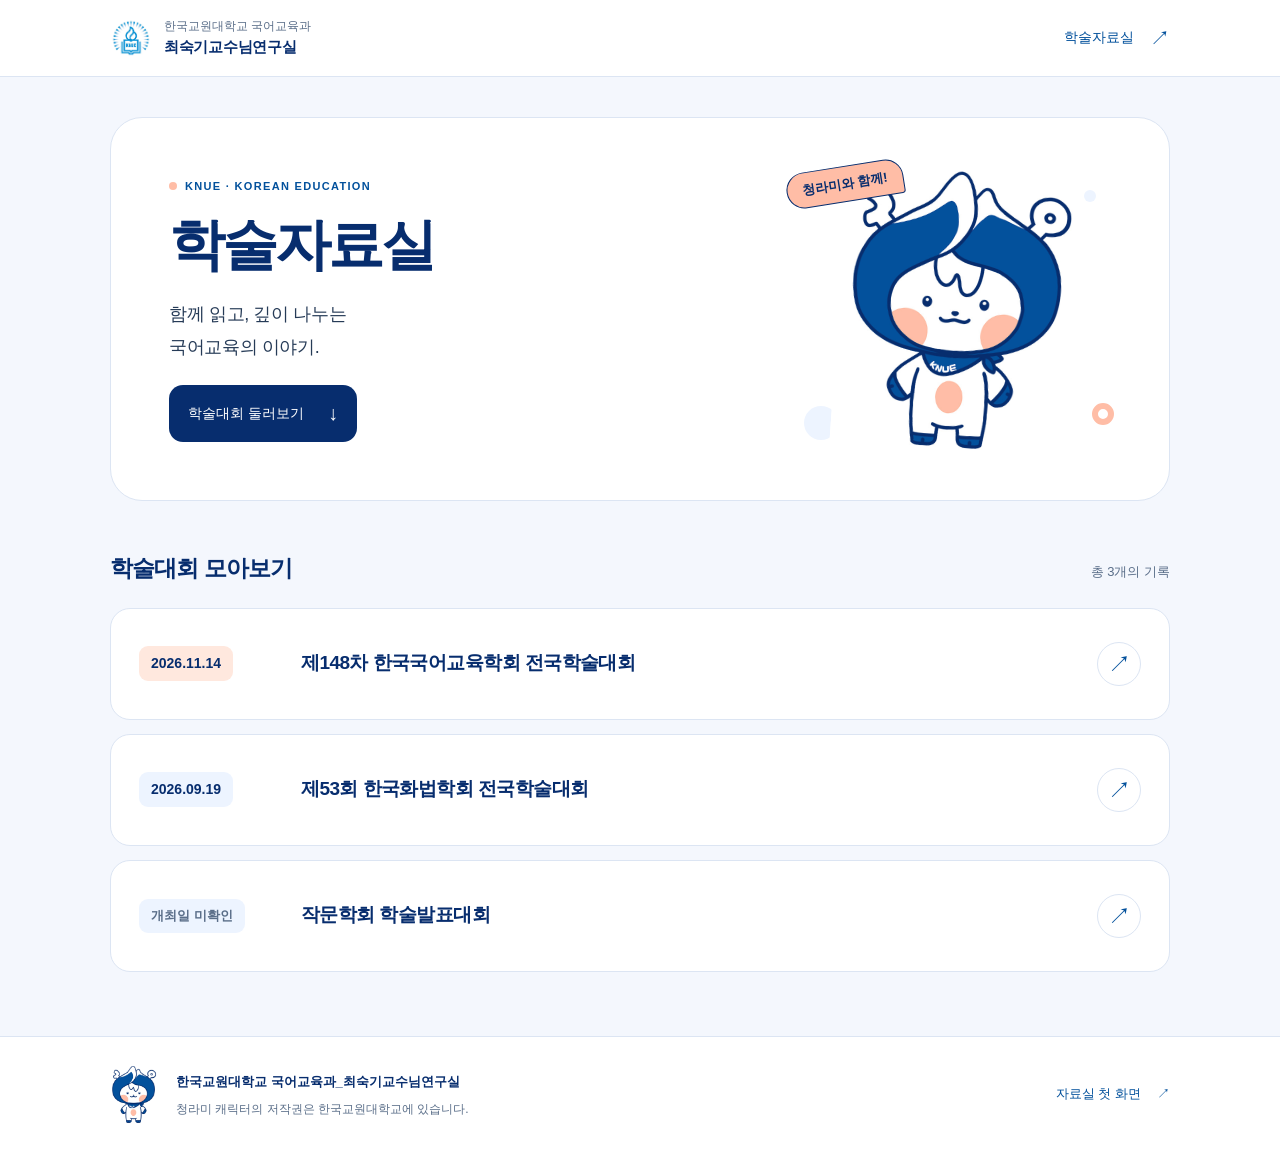
<file: index.html>
<!DOCTYPE html>

<html lang="ko">
<head>
<meta charset="utf-8"/>
<meta content="width=device-width, initial-scale=1" name="viewport"/>
<title>학술자료실 | 한국교원대학교 국어교육과_최숙기교수님연구실</title>
<meta content="한국교원대학교 국어교육과 최숙기 교수님 연구실의 학술대회 자료실" name="description"/>
<link href="assets/img/knue_logo.png" rel="icon" type="image/png"/>

<link href="assets/css/cheongrami.css?v=cheongrami-2" rel="stylesheet"/><meta content="#072d6e" name="theme-color"/></head>
<body class="index-page" id="top">
<a class="skip-link" href="#main">본문 바로가기</a>
<header class="topbar"><div class="container inner">
<a aria-label="학술자료실 첫 화면" class="brand" href="index.html">
<img alt="" height="42" src="assets/img/knue_logo.png" width="42"/>
<span class="brand-copy"><span>한국교원대학교 국어교육과</span><strong>최숙기교수님연구실</strong></span>
</a><a aria-current="page" class="header-home" href="index.html">학술자료실 <span aria-hidden="true">↗</span></a>
</div></header>
<main class="container" id="main">
<section aria-labelledby="archive-title" class="archive-hero">
<div class="hero-copy"><p class="eyebrow"><span aria-hidden="true"></span> KNUE · KOREAN EDUCATION</p>
<h1 id="archive-title">학술자료실</h1>
<p class="hero-description">함께 읽고, 깊이 나누는<br/>국어교육의 이야기.</p>
<a class="hero-link" href="#conferences">학술대회 둘러보기 <span aria-hidden="true">↓</span></a>
</div><div class="hero-art"><span class="mascot-label">청라미와 함께!</span><span class="mascot-frame"><img alt="한국교원대학교 캐릭터 청라미" decoding="async" height="1414" src="assets/img/cheongrami-guide.png" width="1000"/></span><span aria-hidden="true" class="hero-dot"></span></div>
</section>
<nav aria-label="학술대회 자료 목록" id="conferences"><div class="archive-section-heading"><h2>학술대회 모아보기</h2><span>총 3개의 기록</span></div>

<ul class="conference-list">
<li>
<a class="conference-link" href="pages/korean-education-148.html">
<time class="conference-date" datetime="2026-11-14">2026.11.14</time>
<span class="conference-name">제148차 한국국어교육학회 전국학술대회</span>
<span class="conference-open"><span aria-hidden="true">↗</span></span>
</a>
</li>
<li>
<a class="conference-link" href="pages/hwabeop-53.html">
<time class="conference-date" datetime="2026-09-19">2026.09.19</time>
<span class="conference-name">제53회 한국화법학회 전국학술대회</span>
<span class="conference-open"><span aria-hidden="true">↗</span></span>
</a>
</li>
<li>
<a class="conference-link" href="pages/jakmun-summary.html">
<span class="conference-date undated">개최일 미확인</span>
<span class="conference-name">작문학회 학술발표대회</span>
<span class="conference-open"><span aria-hidden="true">↗</span></span>
</a>
</li>
</ul>
</nav>

</main>
<footer class="site-footer"><div class="container footer-inner">
<div class="footer-brand"><span aria-hidden="true" class="mascot-frame footer-mascot"><img alt="" decoding="async" height="1414" src="assets/img/cheongrami-guide.png" width="1000"/></span><div>
<p class="footer-title">한국교원대학교 국어교육과_<wbr/>최숙기교수님연구실</p>
<p class="character-credit">청라미 캐릭터의 저작권은 한국교원대학교에 있습니다.</p>
</div></div>
<a class="footer-home" href="index.html">자료실 첫 화면 <span aria-hidden="true">↗</span></a>
</div></footer><script defer="" src="assets/js/common.js?v=cheongrami-2"></script></body>
</html>
</file>
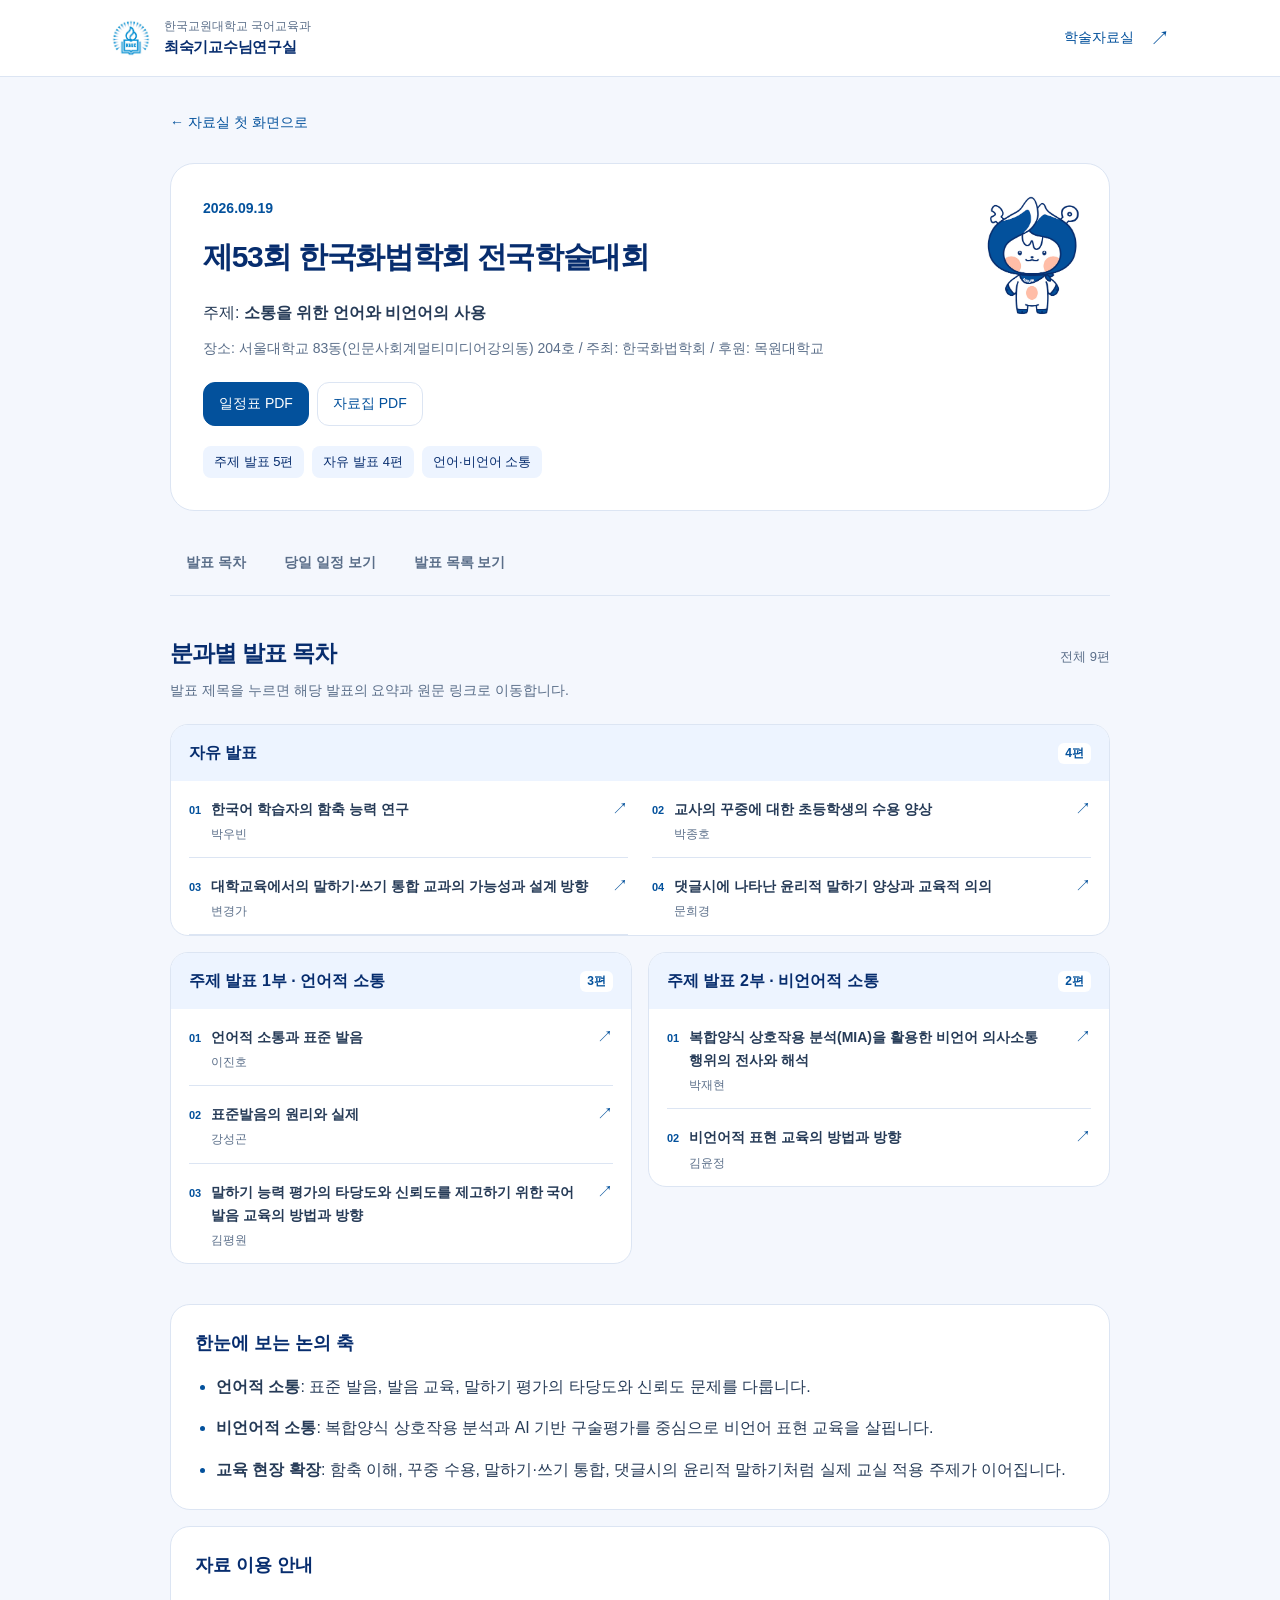
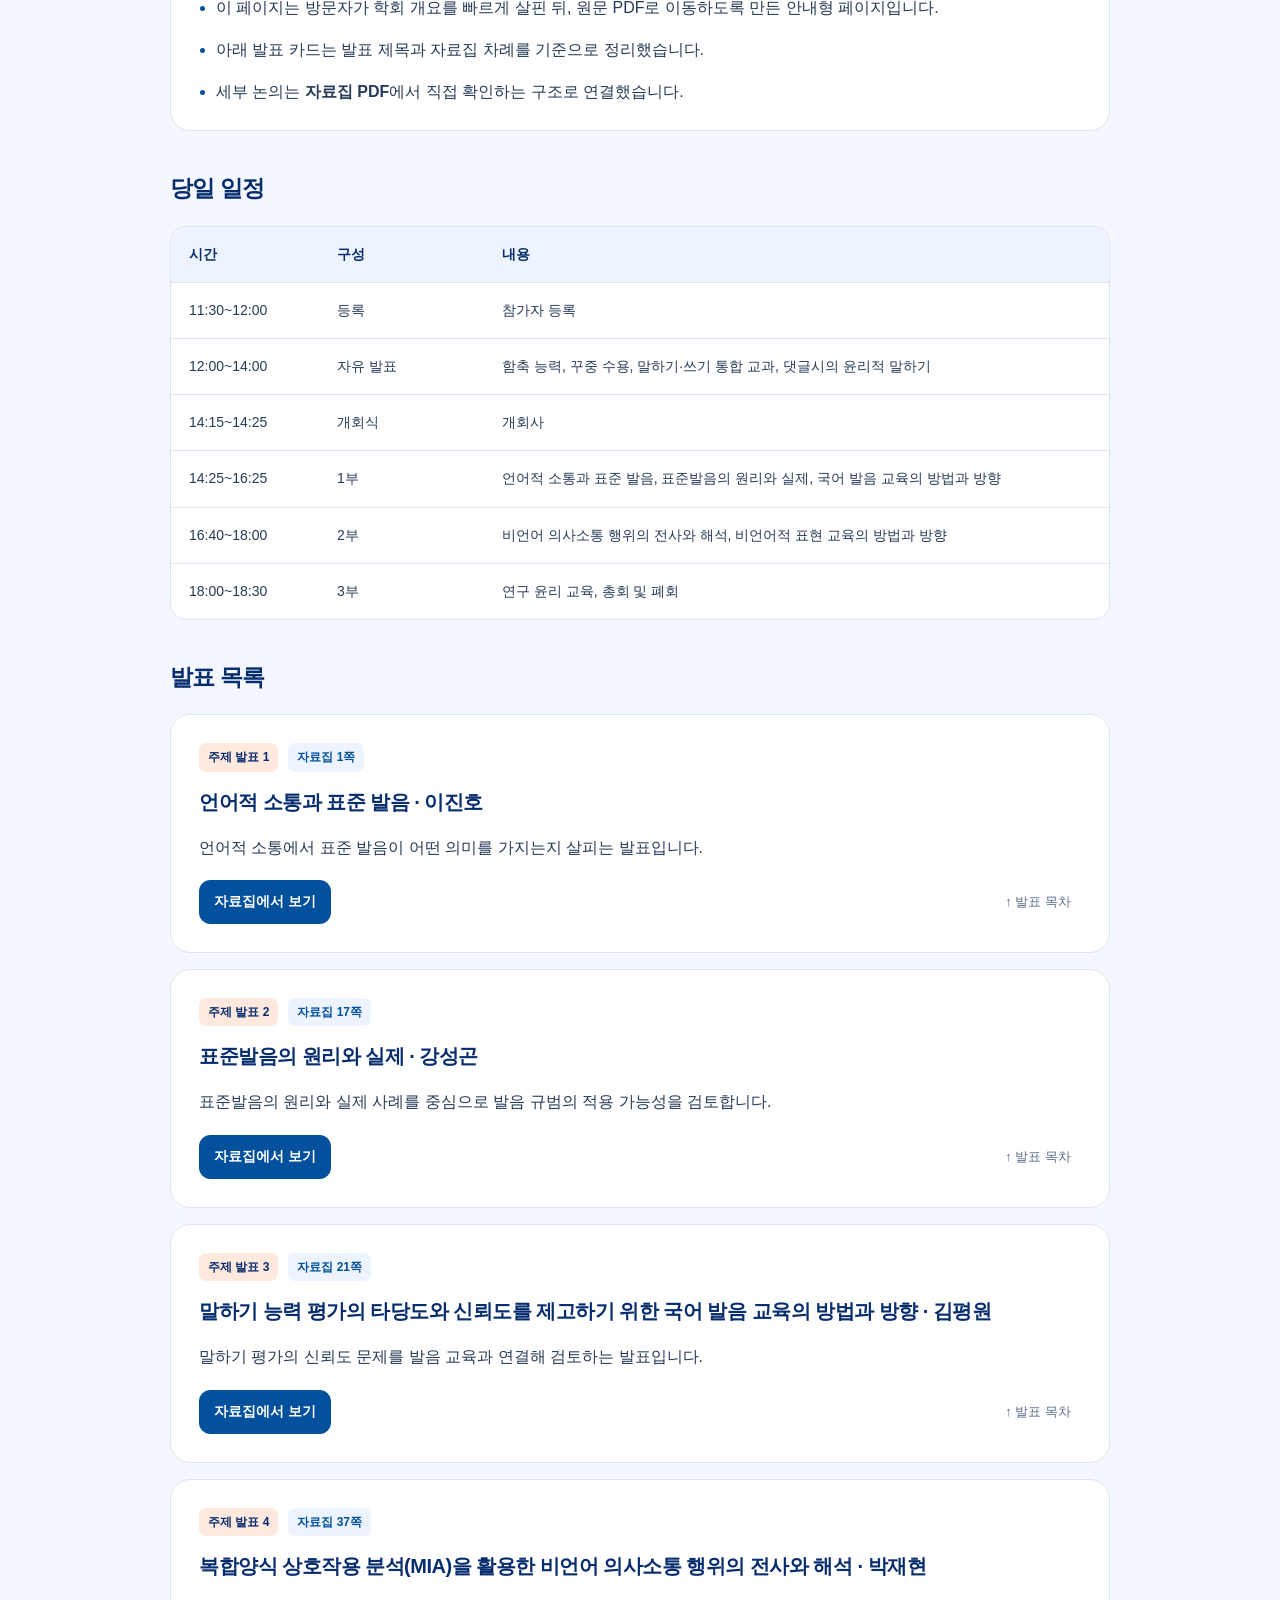
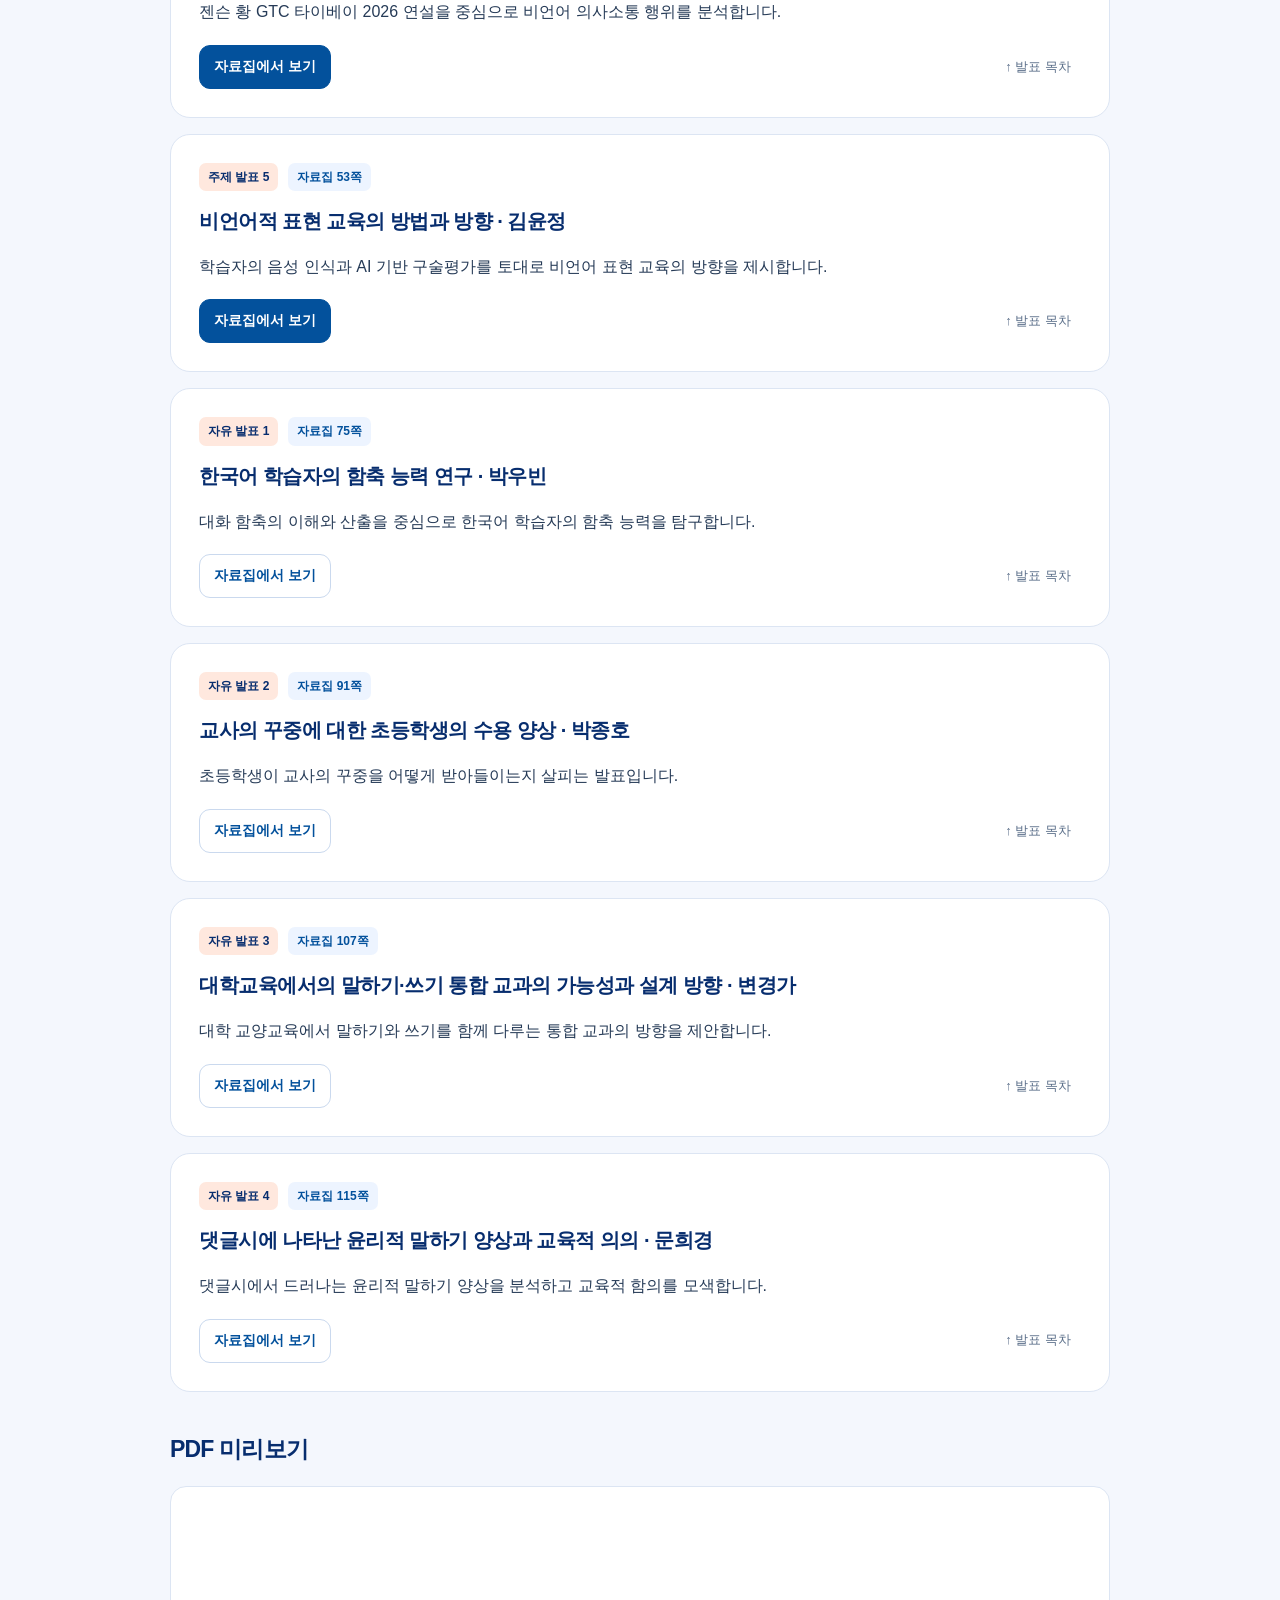
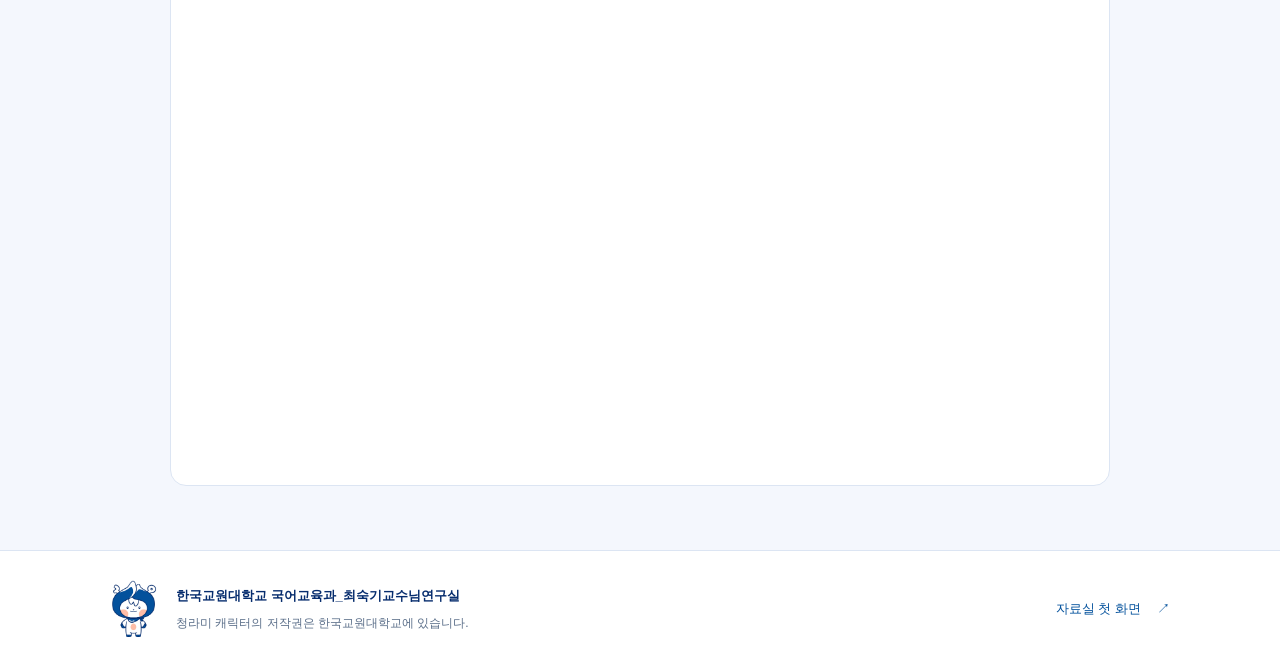
<file: pages/hwabeop-53.html>
<!DOCTYPE html>

<html lang="ko">
<head>
<meta charset="utf-8"/>
<meta content="width=device-width, initial-scale=1" name="viewport"/>
<title>제53회 한국화법학회 전국학술대회 | 학술자료실</title>

<link href="../assets/img/knue_logo.png" rel="icon" type="image/png"/><link href="../assets/css/cheongrami.css?v=cheongrami-2" rel="stylesheet"/><meta content="#072d6e" name="theme-color"/></head>
<body class="detail-page" id="top"><a class="skip-link" href="#main">본문 바로가기</a>
<header class="topbar"><div class="container inner">
<a aria-label="학술자료실 첫 화면" class="brand" href="../index.html">
<img alt="" height="42" src="../assets/img/knue_logo.png" width="42"/>
<span class="brand-copy"><span>한국교원대학교 국어교육과</span><strong>최숙기교수님연구실</strong></span>
</a><a class="header-home" href="../index.html">학술자료실 <span aria-hidden="true">↗</span></a>
</div></header>
<main class="container" id="main"><div class="back-row"><a class="back-link" href="../index.html">← 자료실 첫 화면으로</a></div>
<section class="page-head"><span aria-hidden="true" class="mascot-frame detail-mascot"><img alt="" decoding="async" height="1414" src="../assets/img/cheongrami-guide.png" width="1000"/></span>
<div class="page-title-wrap">
<div>
<span class="page-badge">2026.09.19</span>
<h1>제53회 한국화법학회 전국학술대회</h1>
<p>주제: <strong>소통을 위한 언어와 비언어의 사용</strong></p>
<p class="muted">장소: 서울대학교 83동(인문사회계멀티미디어강의동) 204호 / 주최: 한국화법학회 / 후원: 목원대학교</p>
<div aria-label="원문 자료" class="quick-links">
<a href="../assets/docs/hwabeop_schedule.pdf" rel="noopener noreferrer" target="_blank">일정표 PDF</a>
<a href="../assets/docs/hwabeop_proceedings.pdf" rel="noopener noreferrer" target="_blank">자료집 PDF</a>


</div>
</div>
</div>
<div class="info-strip">
<div class="info-item">주제 발표 5편</div>
<div class="info-item">자유 발표 4편</div>
<div class="info-item">언어·비언어 소통</div>
</div>
</section><nav aria-label="페이지 목차" class="section-nav"><div class="section-nav-inner"><a href="#presentation-index">발표 목차</a><a href="#schedule">당일 일정 보기</a><a href="#papers">발표 목록 보기</a></div></nav><section aria-labelledby="presentation-index-title" class="section presentation-index" id="presentation-index">
<div class="presentation-index-heading"><h2 id="presentation-index-title">분과별 발표 목차</h2><span>전체 9편</span></div>
<p class="index-help">발표 제목을 누르면 해당 발표의 요약과 원문 링크로 이동합니다.</p>
<nav aria-label="분과별 발표 바로가기" class="presentation-groups"><section class="toc-group toc-group-wide"><h3>자유 발표<span>4편</span></h3><ol role="list"><li><a href="#hwabeop-06"><span aria-hidden="true" class="toc-number">01</span><span class="toc-entry"><span class="toc-title">한국어 학습자의 함축 능력 연구</span><span class="toc-author">박우빈</span></span><span aria-hidden="true" class="toc-arrow">↗</span></a></li><li><a href="#hwabeop-07"><span aria-hidden="true" class="toc-number">02</span><span class="toc-entry"><span class="toc-title">교사의 꾸중에 대한 초등학생의 수용 양상</span><span class="toc-author">박종호</span></span><span aria-hidden="true" class="toc-arrow">↗</span></a></li><li><a href="#hwabeop-08"><span aria-hidden="true" class="toc-number">03</span><span class="toc-entry"><span class="toc-title">대학교육에서의 말하기·쓰기 통합 교과의 가능성과 설계 방향</span><span class="toc-author">변경가</span></span><span aria-hidden="true" class="toc-arrow">↗</span></a></li><li><a href="#hwabeop-09"><span aria-hidden="true" class="toc-number">04</span><span class="toc-entry"><span class="toc-title">댓글시에 나타난 윤리적 말하기 양상과 교육적 의의</span><span class="toc-author">문희경</span></span><span aria-hidden="true" class="toc-arrow">↗</span></a></li></ol></section><section class="toc-group"><h3>주제 발표 1부 · 언어적 소통<span>3편</span></h3><ol role="list"><li><a href="#hwabeop-01"><span aria-hidden="true" class="toc-number">01</span><span class="toc-entry"><span class="toc-title">언어적 소통과 표준 발음</span><span class="toc-author">이진호</span></span><span aria-hidden="true" class="toc-arrow">↗</span></a></li><li><a href="#hwabeop-02"><span aria-hidden="true" class="toc-number">02</span><span class="toc-entry"><span class="toc-title">표준발음의 원리와 실제</span><span class="toc-author">강성곤</span></span><span aria-hidden="true" class="toc-arrow">↗</span></a></li><li><a href="#hwabeop-03"><span aria-hidden="true" class="toc-number">03</span><span class="toc-entry"><span class="toc-title">말하기 능력 평가의 타당도와 신뢰도를 제고하기 위한 국어 발음 교육의 방법과 방향</span><span class="toc-author">김평원</span></span><span aria-hidden="true" class="toc-arrow">↗</span></a></li></ol></section><section class="toc-group"><h3>주제 발표 2부 · 비언어적 소통<span>2편</span></h3><ol role="list"><li><a href="#hwabeop-04"><span aria-hidden="true" class="toc-number">01</span><span class="toc-entry"><span class="toc-title">복합양식 상호작용 분석(MIA)을 활용한 비언어 의사소통 행위의 전사와 해석</span><span class="toc-author">박재현</span></span><span aria-hidden="true" class="toc-arrow">↗</span></a></li><li><a href="#hwabeop-05"><span aria-hidden="true" class="toc-number">02</span><span class="toc-entry"><span class="toc-title">비언어적 표현 교육의 방법과 방향</span><span class="toc-author">김윤정</span></span><span aria-hidden="true" class="toc-arrow">↗</span></a></li></ol></section></nav>
</section>
<section class="section">
<div class="summary-grid">
<article class="page-card">
<h3>한눈에 보는 논의 축</h3>
<ul>
<li><strong>언어적 소통</strong>: 표준 발음, 발음 교육, 말하기 평가의 타당도와 신뢰도 문제를 다룹니다.</li>
<li><strong>비언어적 소통</strong>: 복합양식 상호작용 분석과 AI 기반 구술평가를 중심으로 비언어 표현 교육을 살핍니다.</li>
<li><strong>교육 현장 확장</strong>: 함축 이해, 꾸중 수용, 말하기·쓰기 통합, 댓글시의 윤리적 말하기처럼 실제 교실 적용 주제가 이어집니다.</li>
</ul>
</article>
<article class="page-card">
<h3>자료 이용 안내</h3>
<ul>
<li>이 페이지는 방문자가 학회 개요를 빠르게 살핀 뒤, 원문 PDF로 이동하도록 만든 안내형 페이지입니다.</li>
<li>아래 발표 카드는 발표 제목과 자료집 차례를 기준으로 정리했습니다.</li>
<li>세부 논의는 <strong>자료집 PDF</strong>에서 직접 확인하는 구조로 연결했습니다.</li>
</ul>
</article>
</div>
</section>
<section class="section" id="schedule">
<h2>당일 일정</h2>
<div aria-label="학술대회 일정표" class="table-wrap" role="region" tabindex="0">
<table class="schedule-table" role="table">
<thead role="rowgroup">
<tr role="row"><th role="columnheader">시간</th><th role="columnheader">구성</th><th role="columnheader">내용</th></tr>
</thead>
<tbody role="rowgroup">
<tr role="row"><td role="cell">11:30~12:00</td><td role="cell">등록</td><td role="cell">참가자 등록</td></tr>
<tr role="row"><td role="cell">12:00~14:00</td><td role="cell">자유 발표</td><td role="cell">함축 능력, 꾸중 수용, 말하기·쓰기 통합 교과, 댓글시의 윤리적 말하기</td></tr>
<tr role="row"><td role="cell">14:15~14:25</td><td role="cell">개회식</td><td role="cell">개회사</td></tr>
<tr role="row"><td role="cell">14:25~16:25</td><td role="cell">1부</td><td role="cell">언어적 소통과 표준 발음, 표준발음의 원리와 실제, 국어 발음 교육의 방법과 방향</td></tr>
<tr role="row"><td role="cell">16:40~18:00</td><td role="cell">2부</td><td role="cell">비언어 의사소통 행위의 전사와 해석, 비언어적 표현 교육의 방법과 방향</td></tr>
<tr role="row"><td role="cell">18:00~18:30</td><td role="cell">3부</td><td role="cell">연구 윤리 교육, 총회 및 폐회</td></tr>
</tbody>
</table>
</div>
</section>
<section class="section" id="papers">
<h2>발표 목록</h2>
<div class="papers">
<article class="paper-card" id="hwabeop-01" tabindex="-1">
<div class="paper-meta"><span class="badge">주제 발표 1</span><span class="badge">자료집 1쪽</span></div>
<h3>언어적 소통과 표준 발음 · 이진호</h3>
<p>언어적 소통에서 표준 발음이 어떤 의미를 가지는지 살피는 발표입니다.</p>
<div class="links"><a class="button blue" href="../assets/docs/hwabeop_proceedings.pdf#page=4" rel="noopener noreferrer" target="_blank">자료집에서 보기</a><a class="paper-toc-back" href="#presentation-index">↑ 발표 목차</a></div>
</article>
<article class="paper-card" id="hwabeop-02" tabindex="-1">
<div class="paper-meta"><span class="badge">주제 발표 2</span><span class="badge">자료집 17쪽</span></div>
<h3>표준발음의 원리와 실제 · 강성곤</h3>
<p>표준발음의 원리와 실제 사례를 중심으로 발음 규범의 적용 가능성을 검토합니다.</p>
<div class="links"><a class="button blue" href="../assets/docs/hwabeop_proceedings.pdf#page=20" rel="noopener noreferrer" target="_blank">자료집에서 보기</a><a class="paper-toc-back" href="#presentation-index">↑ 발표 목차</a></div>
</article>
<article class="paper-card" id="hwabeop-03" tabindex="-1">
<div class="paper-meta"><span class="badge">주제 발표 3</span><span class="badge">자료집 21쪽</span></div>
<h3>말하기 능력 평가의 타당도와 신뢰도를 제고하기 위한 국어 발음 교육의 방법과 방향 · 김평원</h3>
<p>말하기 평가의 신뢰도 문제를 발음 교육과 연결해 검토하는 발표입니다.</p>
<div class="links"><a class="button blue" href="../assets/docs/hwabeop_proceedings.pdf#page=24" rel="noopener noreferrer" target="_blank">자료집에서 보기</a><a class="paper-toc-back" href="#presentation-index">↑ 발표 목차</a></div>
</article>
<article class="paper-card" id="hwabeop-04" tabindex="-1">
<div class="paper-meta"><span class="badge">주제 발표 4</span><span class="badge">자료집 37쪽</span></div>
<h3>복합양식 상호작용 분석(MIA)을 활용한 비언어 의사소통 행위의 전사와 해석 · 박재현</h3>
<p>젠슨 황 GTC 타이베이 2026 연설을 중심으로 비언어 의사소통 행위를 분석합니다.</p>
<div class="links"><a class="button blue" href="../assets/docs/hwabeop_proceedings.pdf#page=40" rel="noopener noreferrer" target="_blank">자료집에서 보기</a><a class="paper-toc-back" href="#presentation-index">↑ 발표 목차</a></div>
</article>
<article class="paper-card" id="hwabeop-05" tabindex="-1">
<div class="paper-meta"><span class="badge">주제 발표 5</span><span class="badge">자료집 53쪽</span></div>
<h3>비언어적 표현 교육의 방법과 방향 · 김윤정</h3>
<p>학습자의 음성 인식과 AI 기반 구술평가를 토대로 비언어 표현 교육의 방향을 제시합니다.</p>
<div class="links"><a class="button blue" href="../assets/docs/hwabeop_proceedings.pdf#page=56" rel="noopener noreferrer" target="_blank">자료집에서 보기</a><a class="paper-toc-back" href="#presentation-index">↑ 발표 목차</a></div>
</article>
<article class="paper-card" id="hwabeop-06" tabindex="-1">
<div class="paper-meta"><span class="badge">자유 발표 1</span><span class="badge">자료집 75쪽</span></div>
<h3>한국어 학습자의 함축 능력 연구 · 박우빈</h3>
<p>대화 함축의 이해와 산출을 중심으로 한국어 학습자의 함축 능력을 탐구합니다.</p>
<div class="links"><a class="button" href="../assets/docs/hwabeop_proceedings.pdf#page=78" rel="noopener noreferrer" target="_blank">자료집에서 보기</a><a class="paper-toc-back" href="#presentation-index">↑ 발표 목차</a></div>
</article>
<article class="paper-card" id="hwabeop-07" tabindex="-1">
<div class="paper-meta"><span class="badge">자유 발표 2</span><span class="badge">자료집 91쪽</span></div>
<h3>교사의 꾸중에 대한 초등학생의 수용 양상 · 박종호</h3>
<p>초등학생이 교사의 꾸중을 어떻게 받아들이는지 살피는 발표입니다.</p>
<div class="links"><a class="button" href="../assets/docs/hwabeop_proceedings.pdf#page=94" rel="noopener noreferrer" target="_blank">자료집에서 보기</a><a class="paper-toc-back" href="#presentation-index">↑ 발표 목차</a></div>
</article>
<article class="paper-card" id="hwabeop-08" tabindex="-1">
<div class="paper-meta"><span class="badge">자유 발표 3</span><span class="badge">자료집 107쪽</span></div>
<h3>대학교육에서의 말하기·쓰기 통합 교과의 가능성과 설계 방향 · 변경가</h3>
<p>대학 교양교육에서 말하기와 쓰기를 함께 다루는 통합 교과의 방향을 제안합니다.</p>
<div class="links"><a class="button" href="../assets/docs/hwabeop_proceedings.pdf#page=110" rel="noopener noreferrer" target="_blank">자료집에서 보기</a><a class="paper-toc-back" href="#presentation-index">↑ 발표 목차</a></div>
</article>
<article class="paper-card" id="hwabeop-09" tabindex="-1">
<div class="paper-meta"><span class="badge">자유 발표 4</span><span class="badge">자료집 115쪽</span></div>
<h3>댓글시에 나타난 윤리적 말하기 양상과 교육적 의의 · 문희경</h3>
<p>댓글시에서 드러나는 윤리적 말하기 양상을 분석하고 교육적 함의를 모색합니다.</p>
<div class="links"><a class="button" href="../assets/docs/hwabeop_proceedings.pdf#page=118" rel="noopener noreferrer" target="_blank">자료집에서 보기</a><a class="paper-toc-back" href="#presentation-index">↑ 발표 목차</a></div>
</article>
</div>
</section>
<section class="section">
<h2>PDF 미리보기</h2>
<iframe class="pdf-embed" loading="lazy" src="../assets/docs/hwabeop_schedule.pdf" title="한국화법학회 일정표 PDF"></iframe><p class="pdf-mobile-link"><a class="button blue" href="../assets/docs/hwabeop_schedule.pdf" rel="noopener noreferrer" target="_blank">일정표 PDF 열기 <span aria-hidden="true">↗</span></a></p>
</section>
</main>

<a class="back-to-top" hidden="" href="#top"><span aria-hidden="true">↑</span><span>맨 위로</span></a><footer class="site-footer"><div class="container footer-inner">
<div class="footer-brand"><span aria-hidden="true" class="mascot-frame footer-mascot"><img alt="" decoding="async" height="1414" src="../assets/img/cheongrami-guide.png" width="1000"/></span><div>
<p class="footer-title">한국교원대학교 국어교육과_<wbr/>최숙기교수님연구실</p>
<p class="character-credit">청라미 캐릭터의 저작권은 한국교원대학교에 있습니다.</p>
</div></div>
<a class="footer-home" href="../index.html">자료실 첫 화면 <span aria-hidden="true">↗</span></a>
</div></footer><script defer="" src="../assets/js/common.js?v=cheongrami-2"></script></body>
</html>
</file>
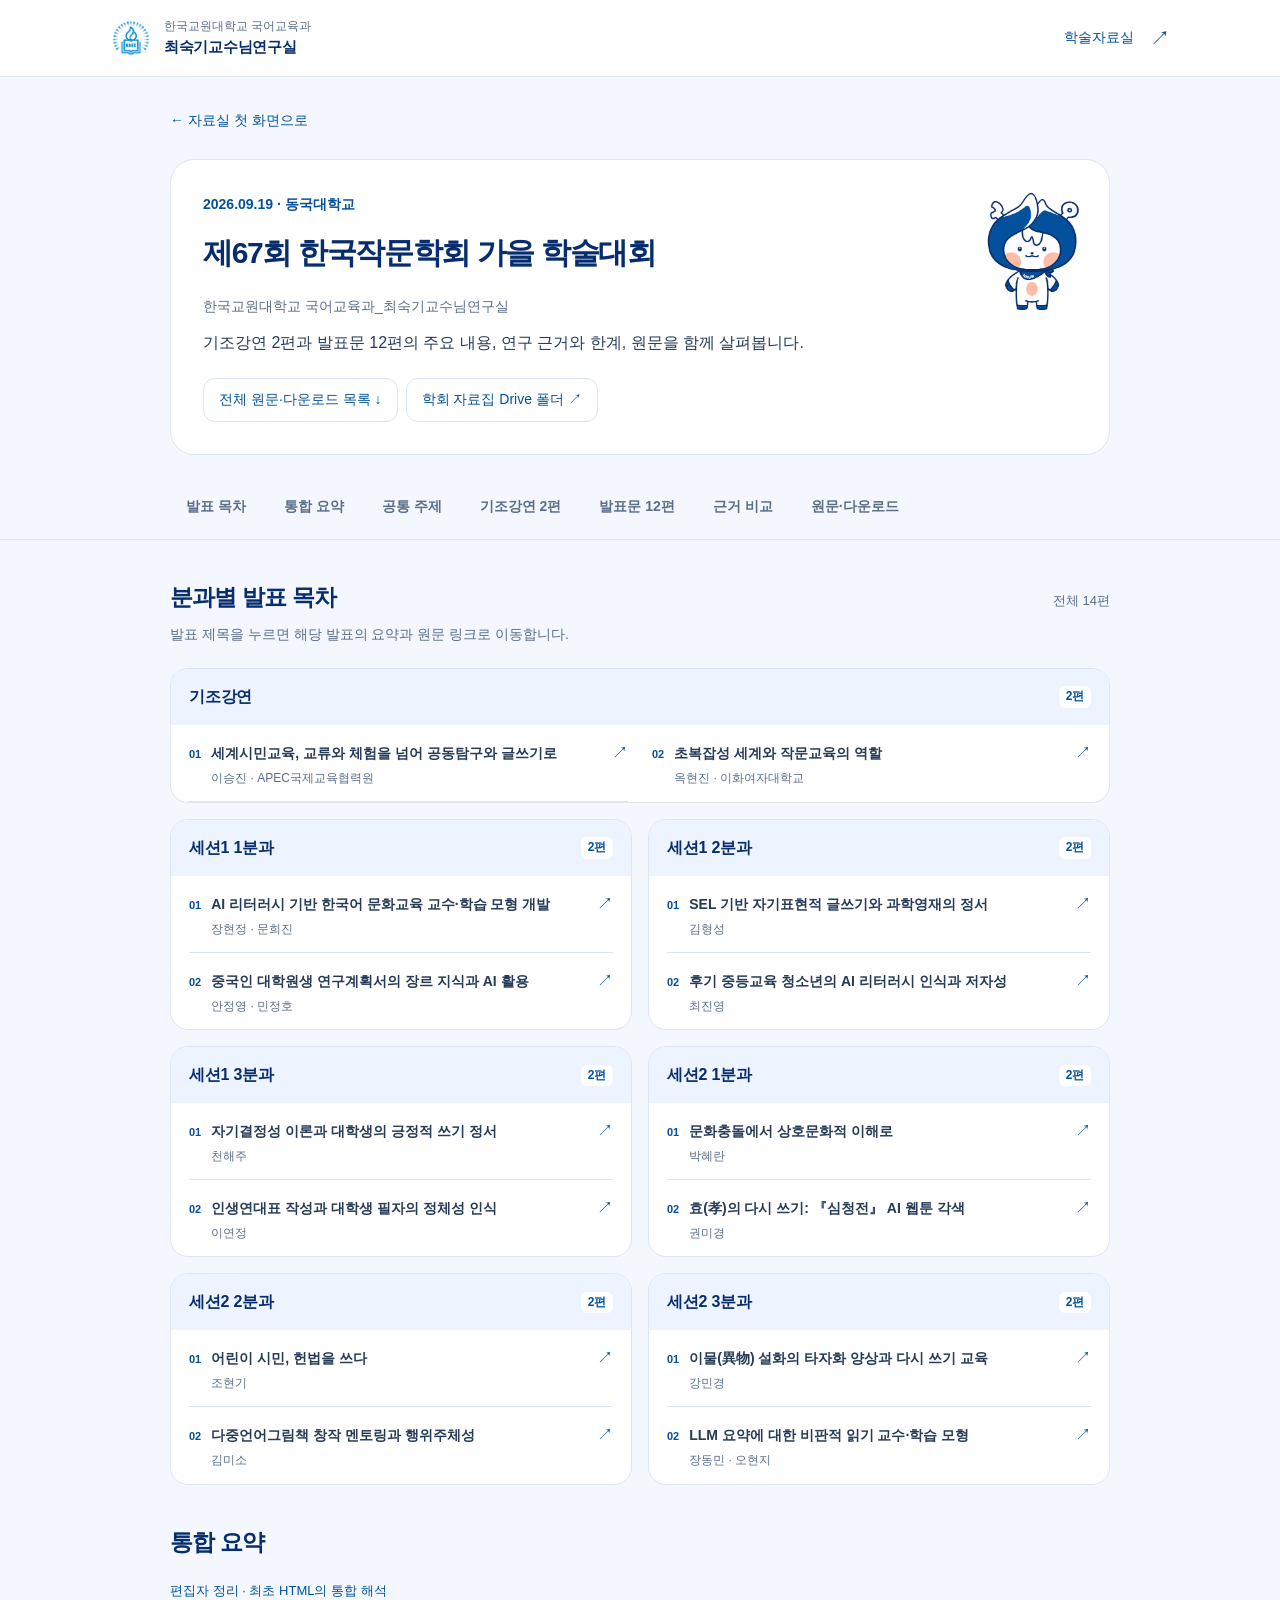
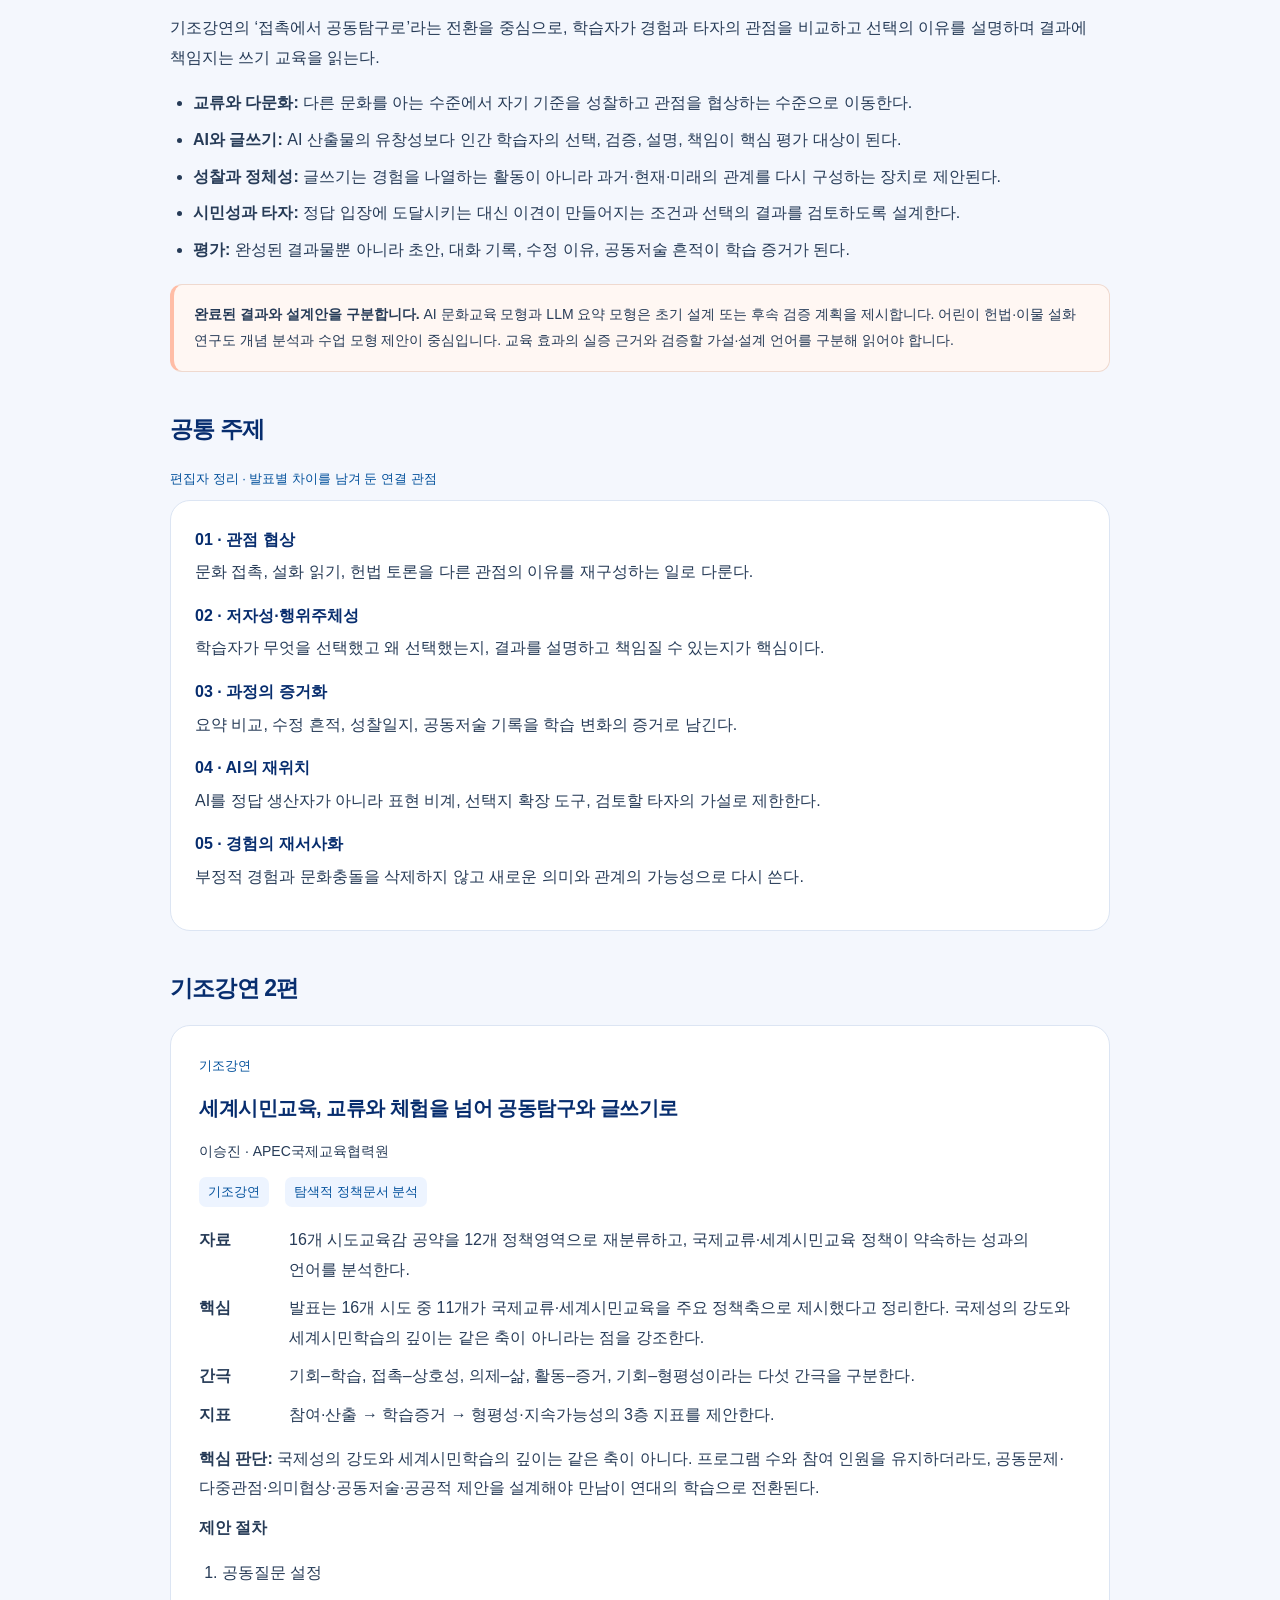
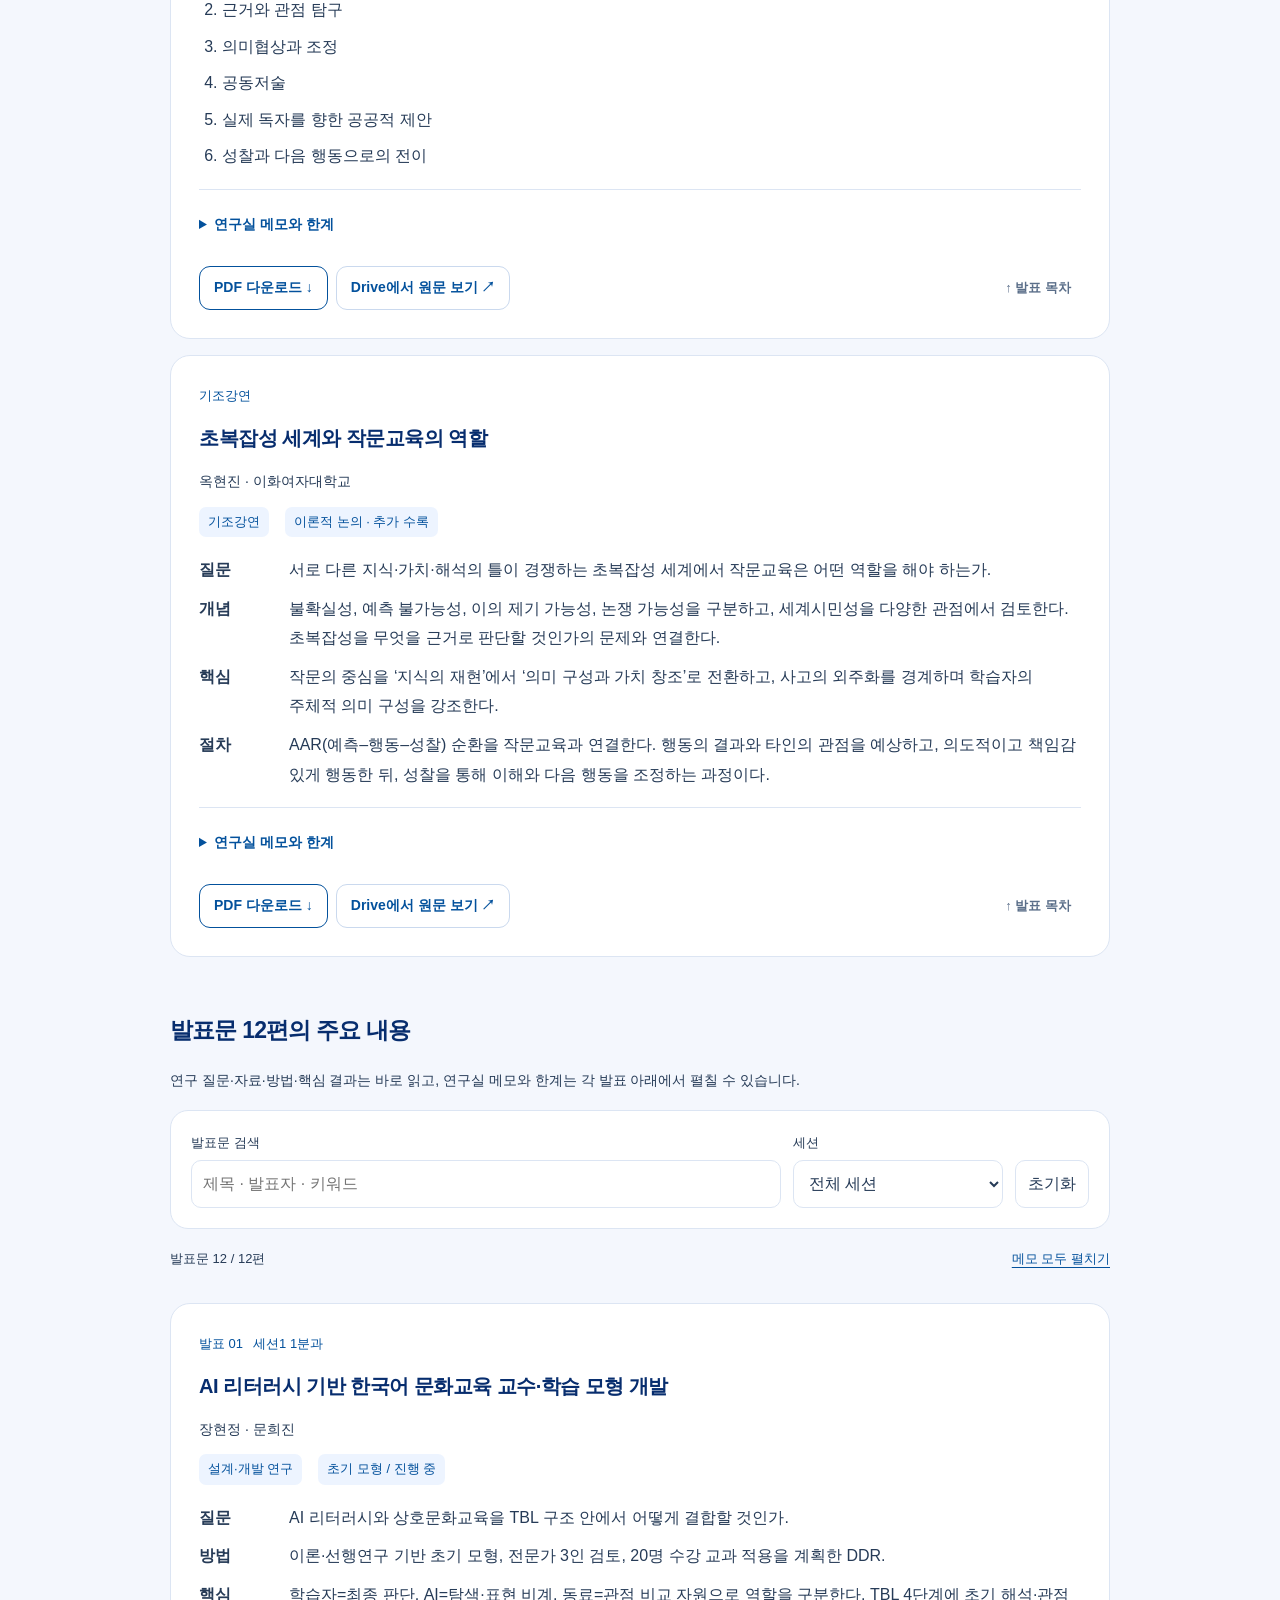
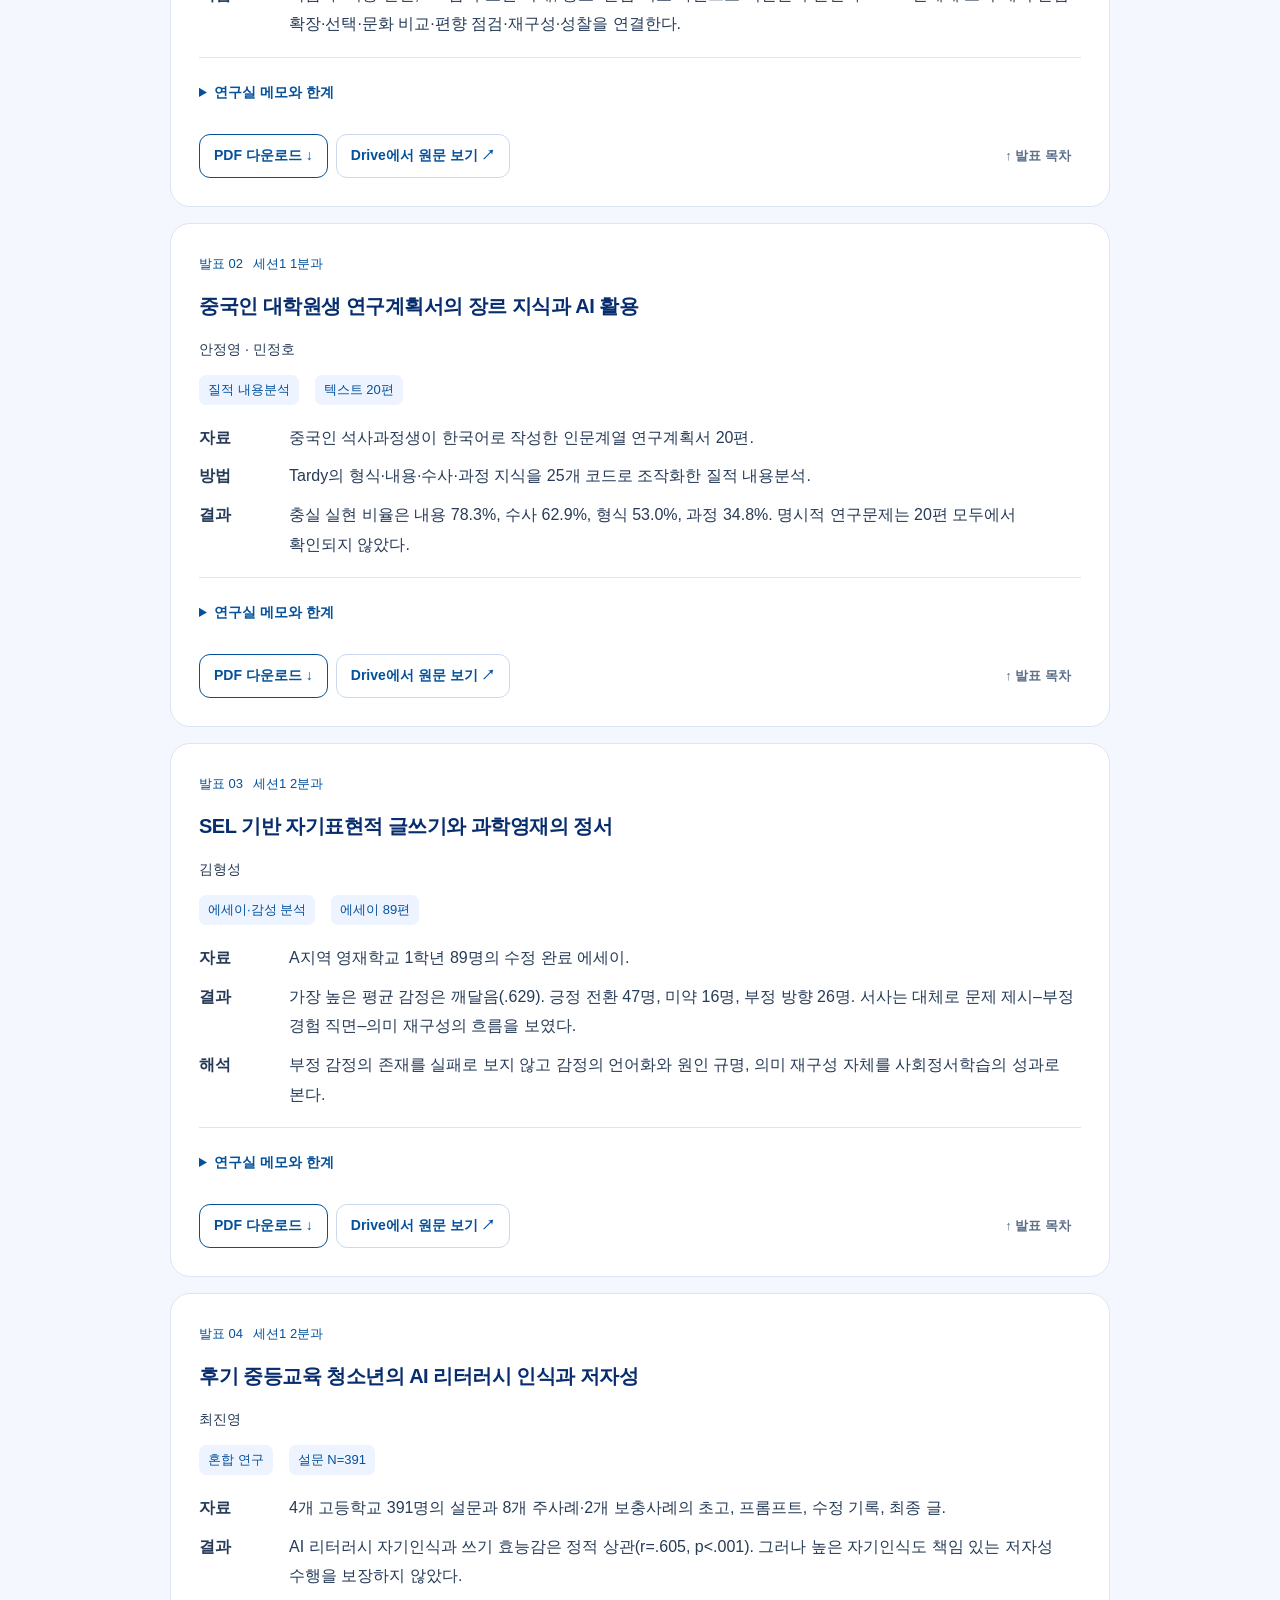
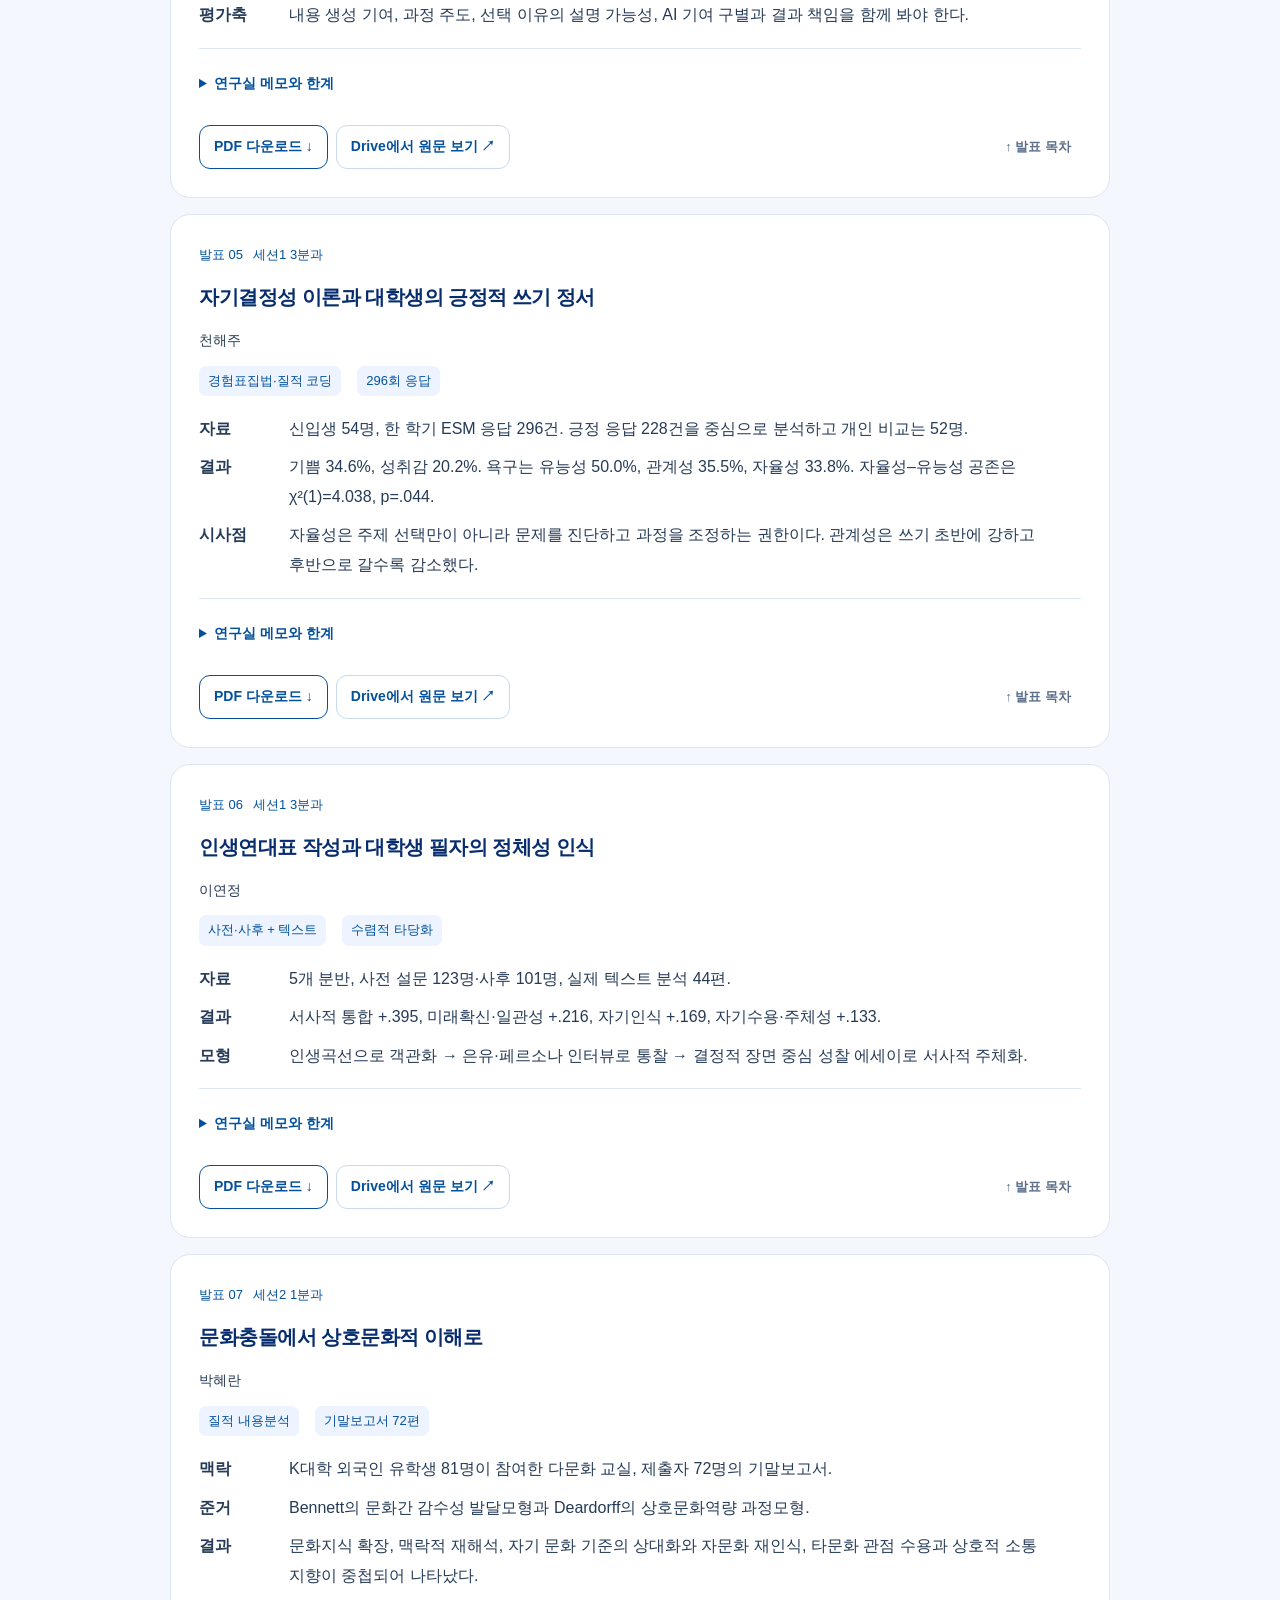
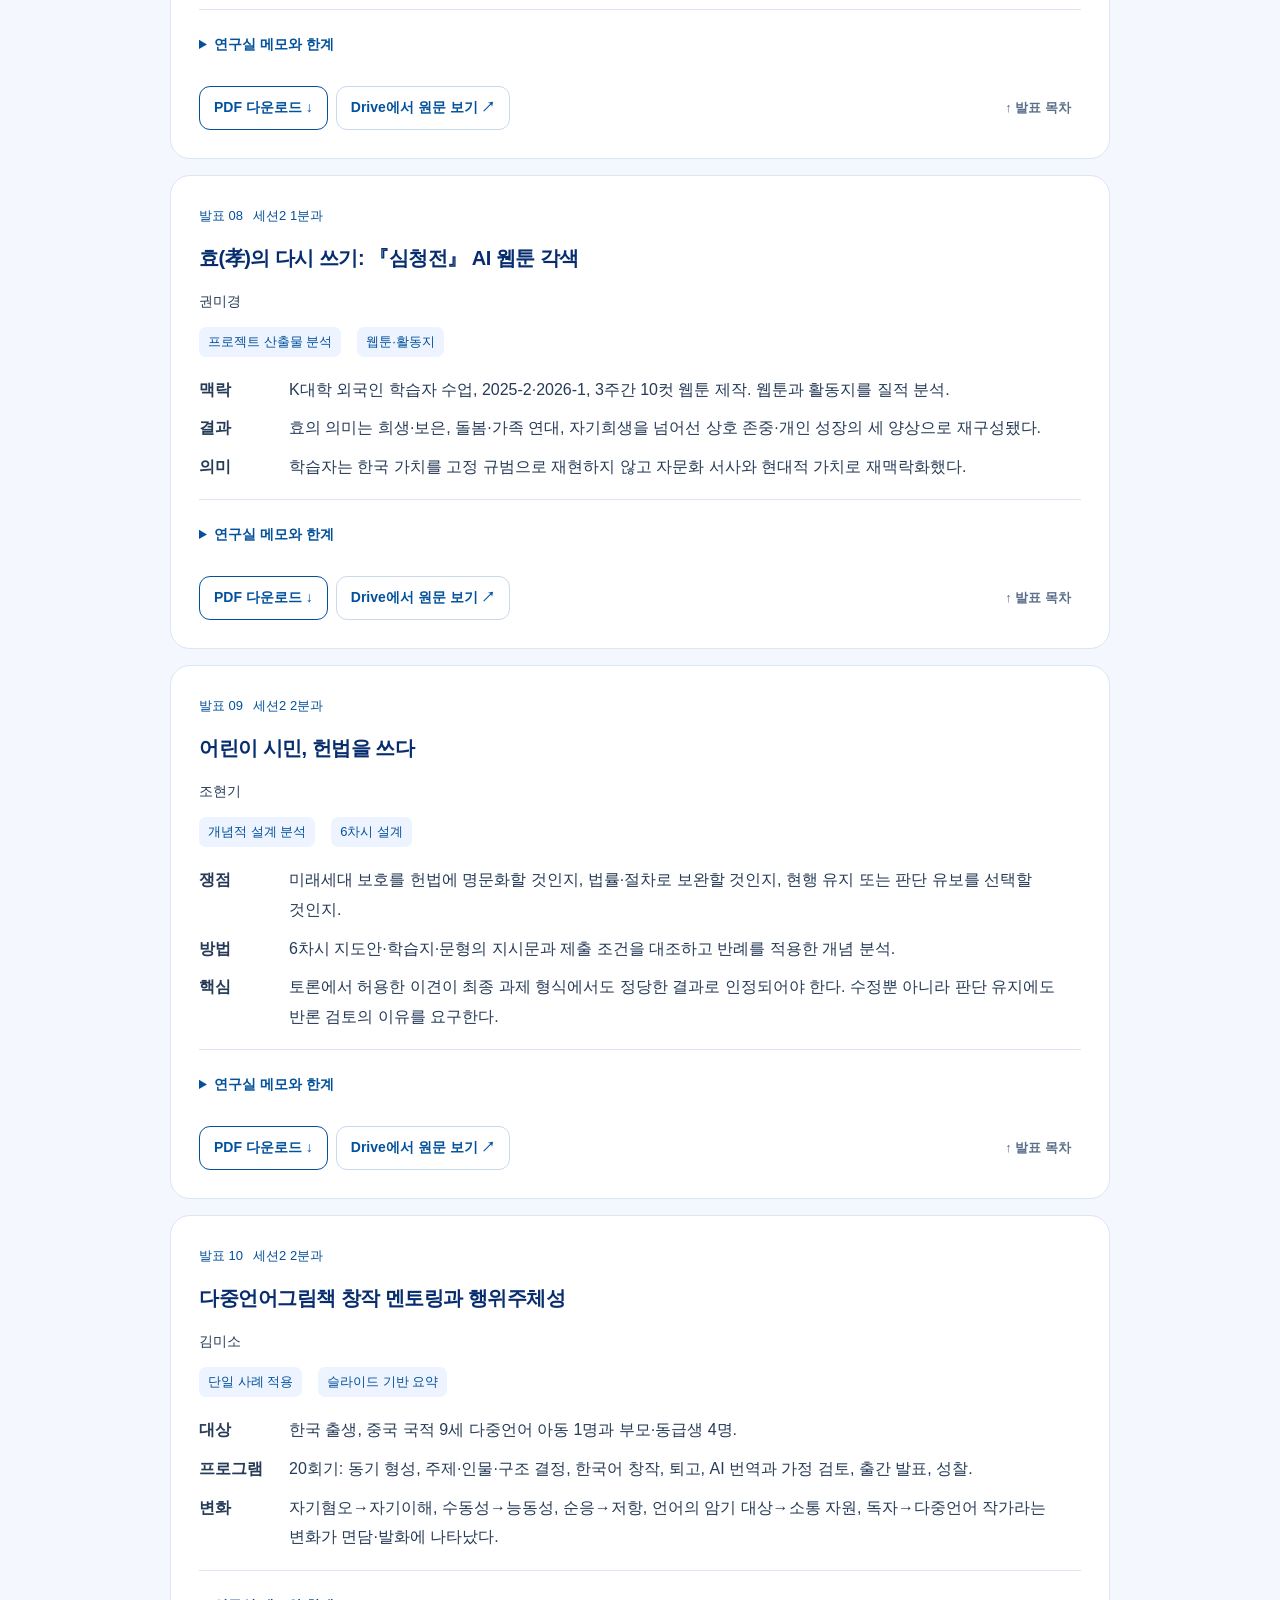
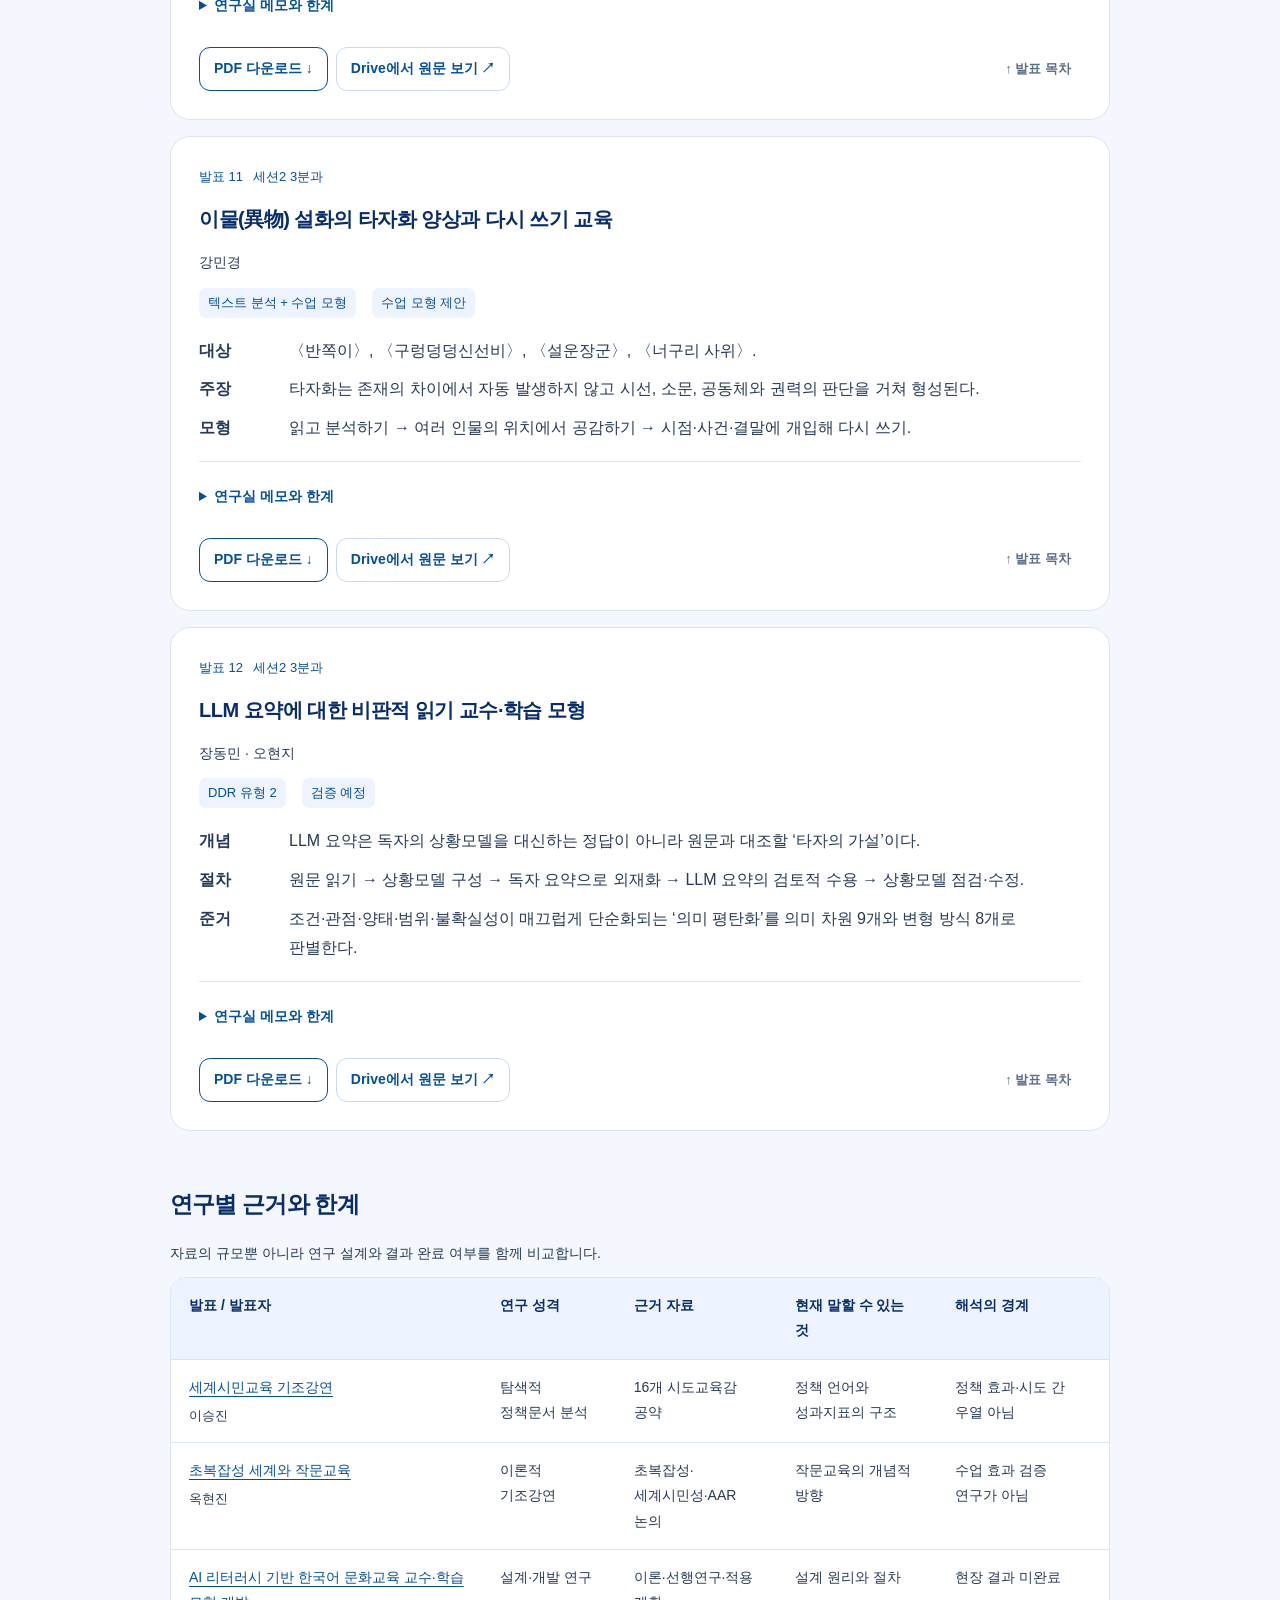
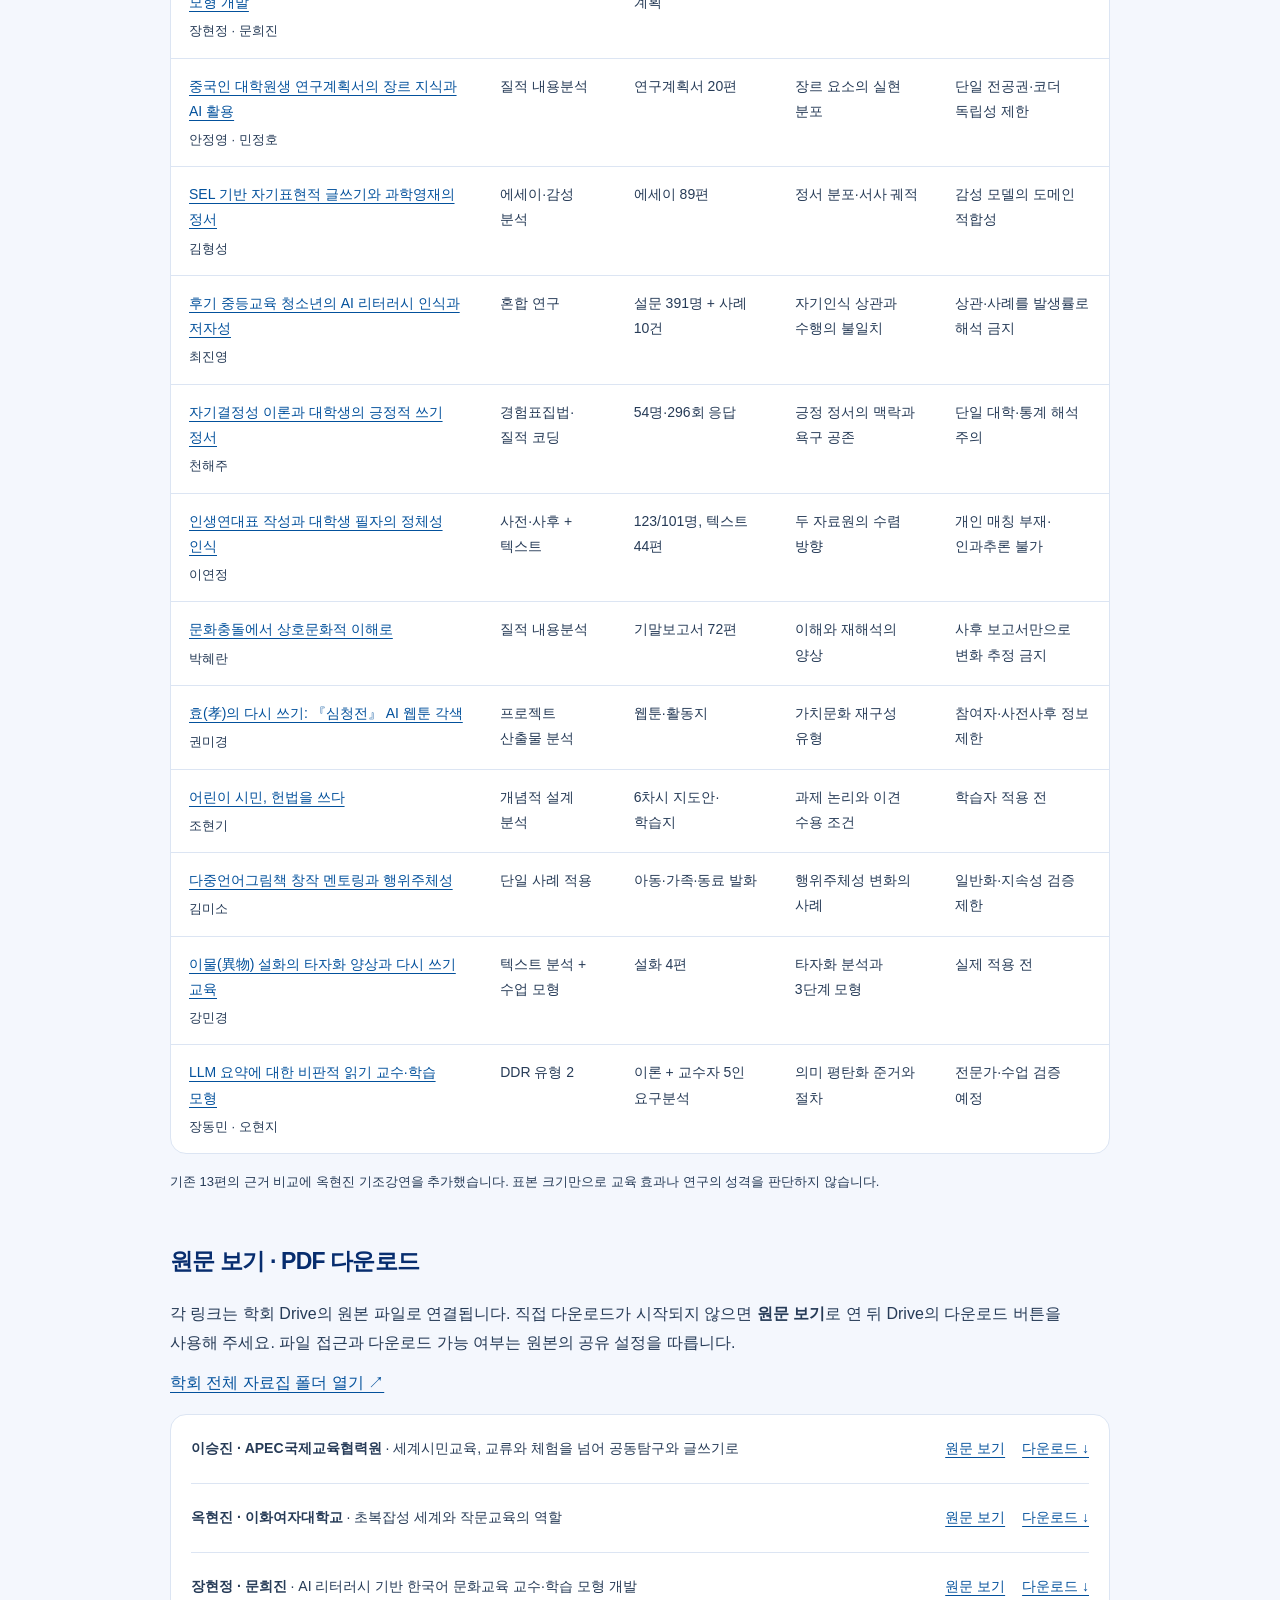
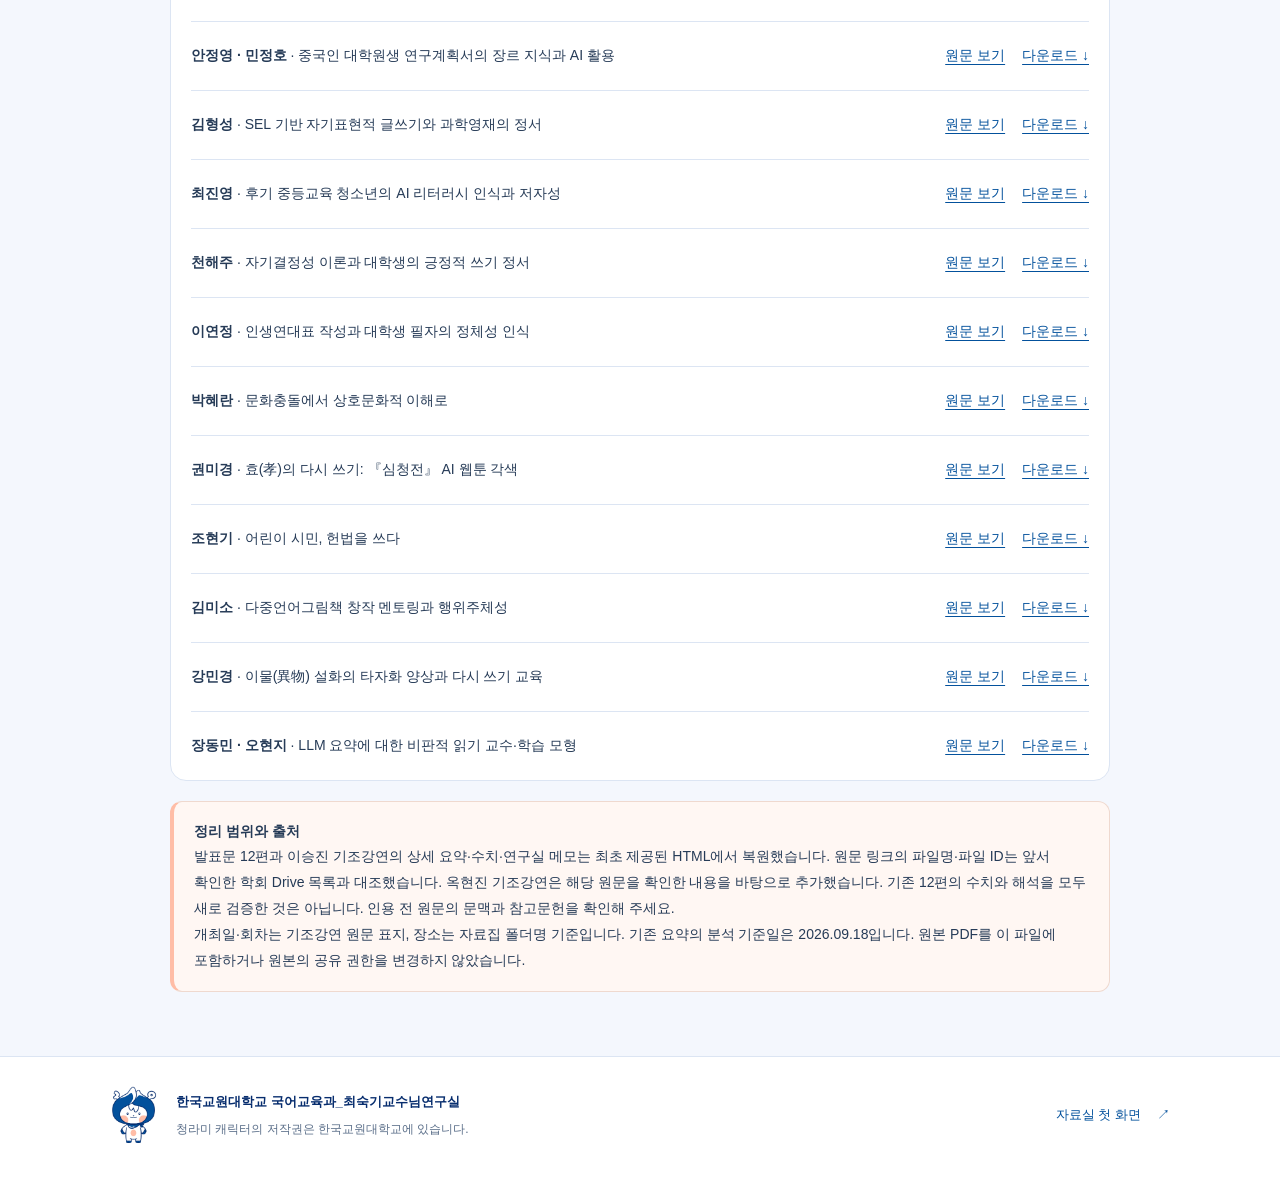
<file: pages/jakmun-summary.html>
<!DOCTYPE html>

<html lang="ko">
<head>
<meta charset="utf-8"/>
<meta content="width=device-width, initial-scale=1" name="viewport"/>
<title>제67회 한국작문학회 가을 학술대회 | 학술자료실</title>
<meta content="기조강연과 발표문 12편의 상세 요약, 연구 근거와 한계, 원문 보기 및 PDF 다운로드." name="description"/>
<link href="../assets/img/knue_logo.png" rel="icon" type="image/png"/>

<link href="../assets/css/jakmun.css?v=cheongrami-2" rel="stylesheet"/>
<link href="../assets/css/cheongrami.css?v=cheongrami-2" rel="stylesheet"/><meta content="#072d6e" name="theme-color"/></head>
<body class="detail-page jakmun-page" id="top">
<a class="skip" href="#main">본문 바로가기</a>
<header class="topbar"><div class="container inner">
<a aria-label="학술자료실 첫 화면" class="brand" href="../index.html">
<img alt="" height="42" src="../assets/img/knue_logo.png" width="42"/>
<span class="brand-copy"><span>한국교원대학교 국어교육과</span><strong>최숙기교수님연구실</strong></span>
</a><a class="header-home" href="../index.html">학술자료실 <span aria-hidden="true">↗</span></a>
</div></header>
<div class="wrap"><a class="back" href="../index.html">← 자료실 첫 화면으로</a>
<header class="page-head"><span aria-hidden="true" class="mascot-frame detail-mascot"><img alt="" decoding="async" height="1414" src="../assets/img/cheongrami-guide.png" width="1000"/></span><p class="meta"><time datetime="2026-09-19">2026.09.19</time> · 동국대학교</p>
<h1>제67회 한국작문학회 가을 학술대회</h1>
<p class="lab">한국교원대학교 국어교육과_<wbr/>최숙기교수님연구실</p>
<p class="intro">기조강연 2편과 발표문 12편의 주요 내용, 연구 근거와 한계, 원문을 함께 살펴봅니다.</p>
<div class="top-links"><a href="#downloads">전체 원문·다운로드 목록 ↓</a><a href="https://drive.google.com/drive/folders/1g_piFrtjYo-d-9-de_kI4sHi6-VSI-Ec" rel="noopener noreferrer" target="_blank">학회 자료집 Drive 폴더 ↗</a></div>
</header></div>
<nav aria-label="작문학회 자료 목차" class="toc"><div class="wrap"><a href="#presentation-index">발표 목차</a><a href="#overview">통합 요약</a><a href="#themes">공통 주제</a><a href="#keynote">기조강연 2편</a><a href="#papers">발표문 12편</a><a href="#matrix">근거 비교</a><a href="#downloads">원문·다운로드</a></div></nav>
<main class="wrap" id="main"><section aria-labelledby="presentation-index-title" class="section presentation-index" id="presentation-index">
<div class="presentation-index-heading"><h2 id="presentation-index-title">분과별 발표 목차</h2><span>전체 14편</span></div>
<p class="index-help">발표 제목을 누르면 해당 발표의 요약과 원문 링크로 이동합니다.</p>
<nav aria-label="분과별 발표 바로가기" class="presentation-groups"><section class="toc-group toc-group-wide"><h3>기조강연<span>2편</span></h3><ol role="list"><li><a href="#keynote-lee"><span aria-hidden="true" class="toc-number">01</span><span class="toc-entry"><span class="toc-title">세계시민교육, 교류와 체험을 넘어 공동탐구와 글쓰기로</span><span class="toc-author">이승진 · APEC국제교육협력원</span></span><span aria-hidden="true" class="toc-arrow">↗</span></a></li><li><a href="#keynote-ok"><span aria-hidden="true" class="toc-number">02</span><span class="toc-entry"><span class="toc-title">초복잡성 세계와 작문교육의 역할</span><span class="toc-author">옥현진 · 이화여자대학교</span></span><span aria-hidden="true" class="toc-arrow">↗</span></a></li></ol></section><section class="toc-group"><h3>세션1 1분과<span>2편</span></h3><ol role="list"><li><a href="#j01"><span aria-hidden="true" class="toc-number">01</span><span class="toc-entry"><span class="toc-title">AI 리터러시 기반 한국어 문화교육 교수·학습 모형 개발</span><span class="toc-author">장현정 · 문희진</span></span><span aria-hidden="true" class="toc-arrow">↗</span></a></li><li><a href="#j02"><span aria-hidden="true" class="toc-number">02</span><span class="toc-entry"><span class="toc-title">중국인 대학원생 연구계획서의 장르 지식과 AI 활용</span><span class="toc-author">안정영 · 민정호</span></span><span aria-hidden="true" class="toc-arrow">↗</span></a></li></ol></section><section class="toc-group"><h3>세션1 2분과<span>2편</span></h3><ol role="list"><li><a href="#j03"><span aria-hidden="true" class="toc-number">01</span><span class="toc-entry"><span class="toc-title">SEL 기반 자기표현적 글쓰기와 과학영재의 정서</span><span class="toc-author">김형성</span></span><span aria-hidden="true" class="toc-arrow">↗</span></a></li><li><a href="#j04"><span aria-hidden="true" class="toc-number">02</span><span class="toc-entry"><span class="toc-title">후기 중등교육 청소년의 AI 리터러시 인식과 저자성</span><span class="toc-author">최진영</span></span><span aria-hidden="true" class="toc-arrow">↗</span></a></li></ol></section><section class="toc-group"><h3>세션1 3분과<span>2편</span></h3><ol role="list"><li><a href="#j05"><span aria-hidden="true" class="toc-number">01</span><span class="toc-entry"><span class="toc-title">자기결정성 이론과 대학생의 긍정적 쓰기 정서</span><span class="toc-author">천해주</span></span><span aria-hidden="true" class="toc-arrow">↗</span></a></li><li><a href="#j06"><span aria-hidden="true" class="toc-number">02</span><span class="toc-entry"><span class="toc-title">인생연대표 작성과 대학생 필자의 정체성 인식</span><span class="toc-author">이연정</span></span><span aria-hidden="true" class="toc-arrow">↗</span></a></li></ol></section><section class="toc-group"><h3>세션2 1분과<span>2편</span></h3><ol role="list"><li><a href="#j07"><span aria-hidden="true" class="toc-number">01</span><span class="toc-entry"><span class="toc-title">문화충돌에서 상호문화적 이해로</span><span class="toc-author">박혜란</span></span><span aria-hidden="true" class="toc-arrow">↗</span></a></li><li><a href="#j08"><span aria-hidden="true" class="toc-number">02</span><span class="toc-entry"><span class="toc-title">효(孝)의 다시 쓰기: 『심청전』 AI 웹툰 각색</span><span class="toc-author">권미경</span></span><span aria-hidden="true" class="toc-arrow">↗</span></a></li></ol></section><section class="toc-group"><h3>세션2 2분과<span>2편</span></h3><ol role="list"><li><a href="#j09"><span aria-hidden="true" class="toc-number">01</span><span class="toc-entry"><span class="toc-title">어린이 시민, 헌법을 쓰다</span><span class="toc-author">조현기</span></span><span aria-hidden="true" class="toc-arrow">↗</span></a></li><li><a href="#j10"><span aria-hidden="true" class="toc-number">02</span><span class="toc-entry"><span class="toc-title">다중언어그림책 창작 멘토링과 행위주체성</span><span class="toc-author">김미소</span></span><span aria-hidden="true" class="toc-arrow">↗</span></a></li></ol></section><section class="toc-group"><h3>세션2 3분과<span>2편</span></h3><ol role="list"><li><a href="#j11"><span aria-hidden="true" class="toc-number">01</span><span class="toc-entry"><span class="toc-title">이물(異物) 설화의 타자화 양상과 다시 쓰기 교육</span><span class="toc-author">강민경</span></span><span aria-hidden="true" class="toc-arrow">↗</span></a></li><li><a href="#j12"><span aria-hidden="true" class="toc-number">02</span><span class="toc-entry"><span class="toc-title">LLM 요약에 대한 비판적 읽기 교수·학습 모형</span><span class="toc-author">장동민 · 오현지</span></span><span aria-hidden="true" class="toc-arrow">↗</span></a></li></ol></section></nav>
</section>
<section id="overview"><h2>통합 요약</h2><p class="interpretation">편집자 정리 · 최초 HTML의 통합 해석</p>
<p>기조강연의 ‘접촉에서 공동탐구로’라는 전환을 중심으로, 학습자가 경험과 타자의 관점을 비교하고 선택의 이유를 설명하며 결과에 책임지는 쓰기 교육을 읽는다.</p>
<ul class="summary-list"><li><b>교류와 다문화:</b> 다른 문화를 아는 수준에서 자기 기준을 성찰하고 관점을 협상하는 수준으로 이동한다.</li><li><b>AI와 글쓰기:</b> AI 산출물의 유창성보다 인간 학습자의 선택, 검증, 설명, 책임이 핵심 평가 대상이 된다.</li><li><b>성찰과 정체성:</b> 글쓰기는 경험을 나열하는 활동이 아니라 과거·현재·미래의 관계를 다시 구성하는 장치로 제안된다.</li><li><b>시민성과 타자:</b> 정답 입장에 도달시키는 대신 이견이 만들어지는 조건과 선택의 결과를 검토하도록 설계한다.</li><li><b>평가:</b> 완성된 결과물뿐 아니라 초안, 대화 기록, 수정 이유, 공동저술 흔적이 학습 증거가 된다.</li></ul>
<div class="callout"><p><strong>완료된 결과와 설계안을 구분합니다.</strong> AI 문화교육 모형과 LLM 요약 모형은 초기 설계 또는 후속 검증 계획을 제시합니다. 어린이 헌법·이물 설화 연구도 개념 분석과 수업 모형 제안이 중심입니다. 교육 효과의 실증 근거와 검증할 가설·설계 언어를 구분해 읽어야 합니다.</p></div></section>
<section id="themes"><h2>공통 주제</h2><p class="interpretation">편집자 정리 · 발표별 차이를 남겨 둔 연결 관점</p><dl class="theme-list"><dt>01 · 관점 협상</dt><dd>문화 접촉, 설화 읽기, 헌법 토론을 다른 관점의 이유를 재구성하는 일로 다룬다.</dd><dt>02 · 저자성·행위주체성</dt><dd>학습자가 무엇을 선택했고 왜 선택했는지, 결과를 설명하고 책임질 수 있는지가 핵심이다.</dd><dt>03 · 과정의 증거화</dt><dd>요약 비교, 수정 흔적, 성찰일지, 공동저술 기록을 학습 변화의 증거로 남긴다.</dd><dt>04 · AI의 재위치</dt><dd>AI를 정답 생산자가 아니라 표현 비계, 선택지 확장 도구, 검토할 타자의 가설로 제한한다.</dd><dt>05 · 경험의 재서사화</dt><dd>부정적 경험과 문화충돌을 삭제하지 않고 새로운 의미와 관계의 가능성으로 다시 쓴다.</dd></dl></section>
<section id="keynote"><h2>기조강연 2편</h2><article class="paper" id="keynote-lee" tabindex="-1">
<div class="paper-meta"><span>기조강연</span></div>
<h3>세계시민교육, 교류와 체험을 넘어 공동탐구와 글쓰기로</h3><p class="authors">이승진 · APEC국제교육협력원</p>
<div class="badges"><span>기조강연</span><span>탐색적 정책문서 분석</span></div>
<dl><dt>자료</dt><dd>16개 시도교육감 공약을 12개 정책영역으로 재분류하고, 국제교류·세계시민교육 정책이 약속하는 성과의 언어를 분석한다.</dd><dt>핵심</dt><dd>발표는 16개 시도 중 11개가 국제교류·세계시민교육을 주요 정책축으로 제시했다고 정리한다. 국제성의 강도와 세계시민학습의 깊이는 같은 축이 아니라는 점을 강조한다.</dd><dt>간극</dt><dd>기회–학습, 접촉–상호성, 의제–삶, 활동–증거, 기회–형평성이라는 다섯 간극을 구분한다.</dd><dt>지표</dt><dd>참여·산출 → 학습증거 → 형평성·지속가능성의 3층 지표를 제안한다.</dd></dl>
<p><strong>핵심 판단:</strong> 국제성의 강도와 세계시민학습의 깊이는 같은 축이 아니다. 프로그램 수와 참여 인원을 유지하더라도, 공동문제·다중관점·의미협상·공동저술·공공적 제안을 설계해야 만남이 연대의 학습으로 전환된다.</p><p><strong>제안 절차</strong></p><ol><li>공동질문 설정</li><li>근거와 관점 탐구</li><li>의미협상과 조정</li><li>공동저술</li><li>실제 독자를 향한 공공적 제안</li><li>성찰과 다음 행동으로의 전이</li></ol>
<details><summary>연구실 메모와 한계</summary><p>공약 문서의 언어와 학습 설계의 간극을 살피는 탐색적 분석이다. 교육정책의 효과나 시도 간 우열을 판정하는 연구가 아니다. 공동문제·다중관점·의미협상·공동저술·공공적 제안을 학습증거와 연결하는 설계 논의로 읽는다.</p></details>
<div class="paper-actions">
<a aria-label="세계시민교육, 교류와 체험을 넘어 공동탐구와 글쓰기로 PDF 다운로드" class="download" href="https://drive.google.com/uc?export=download&amp;id=1mADYMooi9gcKJOPO2XjqbGqhcDtQRyCI" rel="noopener noreferrer" target="_blank">PDF 다운로드 ↓</a>
<a aria-label="세계시민교육, 교류와 체험을 넘어 공동탐구와 글쓰기로 Drive 원문 보기" href="https://drive.google.com/file/d/1mADYMooi9gcKJOPO2XjqbGqhcDtQRyCI/view" rel="noopener noreferrer" target="_blank">Drive에서 원문 보기 ↗</a>
<a class="paper-toc-back" href="#presentation-index">↑ 발표 목차</a></div>
</article><article class="paper" id="keynote-ok" tabindex="-1">
<div class="paper-meta"><span>기조강연</span></div>
<h3>초복잡성 세계와 작문교육의 역할</h3><p class="authors">옥현진 · 이화여자대학교</p>
<div class="badges"><span>기조강연</span><span>이론적 논의 · 추가 수록</span></div>
<dl><dt>질문</dt><dd>서로 다른 지식·가치·해석의 틀이 경쟁하는 초복잡성 세계에서 작문교육은 어떤 역할을 해야 하는가.</dd><dt>개념</dt><dd>불확실성, 예측 불가능성, 이의 제기 가능성, 논쟁 가능성을 구분하고, 세계시민성을 다양한 관점에서 검토한다. 초복잡성을 무엇을 근거로 판단할 것인가의 문제와 연결한다.</dd><dt>핵심</dt><dd>작문의 중심을 ‘지식의 재현’에서 ‘의미 구성과 가치 창조’로 전환하고, 사고의 외주화를 경계하며 학습자의 주체적 의미 구성을 강조한다.</dd><dt>절차</dt><dd>AAR(예측–행동–성찰) 순환을 작문교육과 연결한다. 행동의 결과와 타인의 관점을 예상하고, 의도적이고 책임감 있게 행동한 뒤, 성찰을 통해 이해와 다음 행동을 조정하는 과정이다.</dd></dl>
<details><summary>연구실 메모와 한계</summary><p>초복잡성·세계시민성·학습자 주도성을 연결하는 이론적 기조강연이다. 특정 수업의 효과나 학습자의 변화량을 검증한 실증 연구가 아니다. 최초 HTML에 없던 자료로, 제공된 Drive 폴더에서 앞서 확인한 원문 내용을 바탕으로 추가했다.</p></details>
<div class="paper-actions">
<a aria-label="초복잡성 세계와 작문교육의 역할 PDF 다운로드" class="download" href="https://drive.google.com/uc?export=download&amp;id=1VS5lyXlaxE5rfKMIjQk7Ol7zg-40Jq0J" rel="noopener noreferrer" target="_blank">PDF 다운로드 ↓</a>
<a aria-label="초복잡성 세계와 작문교육의 역할 Drive 원문 보기" href="https://drive.google.com/file/d/1VS5lyXlaxE5rfKMIjQk7Ol7zg-40Jq0J/view" rel="noopener noreferrer" target="_blank">Drive에서 원문 보기 ↗</a>
<a class="paper-toc-back" href="#presentation-index">↑ 발표 목차</a></div>
</article></section>
<section id="papers"><h2>발표문 12편의 주요 내용</h2><p class="scope">연구 질문·자료·방법·핵심 결과는 바로 읽고, 연구실 메모와 한계는 각 발표 아래에서 펼칠 수 있습니다.</p>
<div class="toolbar"><label for="search">발표문 검색<input autocomplete="off" id="search" placeholder="제목 · 발표자 · 키워드" type="search"/></label>
<label for="sessionFilter">세션<select id="sessionFilter"><option value="all">전체 세션</option><option value="s11">세션1 1분과</option><option value="s12">세션1 2분과</option><option value="s13">세션1 3분과</option><option value="s21">세션2 1분과</option><option value="s22">세션2 2분과</option><option value="s23">세션2 3분과</option></select></label><button id="reset" type="button">초기화</button></div>
<div class="result-line"><span aria-live="polite" id="resultCount">발표문 12 / 12편</span><button class="text-button" id="toggleNotes" type="button">메모 모두 펼치기</button></div>
<p class="no-results" hidden="" id="noResults">검색 결과가 없습니다. 검색어나 세션을 바꾸어 주세요.</p>
<article class="paper" data-keywords="AI 리터러시 상호문화 TBL" data-session="s11" id="j01" tabindex="-1">
<div class="paper-meta"><span>발표 01</span><span>세션1 1분과</span></div>
<h3>AI 리터러시 기반 한국어 문화교육 교수·학습 모형 개발</h3><p class="authors">장현정 · 문희진</p>
<div class="badges"><span>설계·개발 연구</span><span>초기 모형 / 진행 중</span></div>
<dl><dt>질문</dt><dd>AI 리터러시와 상호문화교육을 TBL 구조 안에서 어떻게 결합할 것인가.</dd><dt>방법</dt><dd>이론·선행연구 기반 초기 모형, 전문가 3인 검토, 20명 수강 교과 적용을 계획한 DDR.</dd><dt>핵심</dt><dd>학습자=최종 판단, AI=탐색·표현 비계, 동료=관점 비교 자원으로 역할을 구분한다. TBL 4단계에 초기 해석·관점 확장·선택·문화 비교·편향 점검·재구성·성찰을 연결한다.</dd></dl>
<details><summary>연구실 메모와 한계</summary><p>현재 발표문은 초기 모형이 중심이며 전문가 검토와 현장 적용 결과는 후속 보완 대상으로 적혀 있다. 참여자 최종 수가 ‘#명’으로 남아 있어 효과 검증 결과로 인용하면 안 된다. 대신 AI 활용 이전의 선이해 형성, 선택 이유 기록, 팀 단위 검토라는 설계 원리는 다른 과제에 전이 가능하다.</p></details>
<div class="paper-actions">
<a aria-label="AI 리터러시 기반 한국어 문화교육 교수·학습 모형 개발 PDF 다운로드" class="download" href="https://drive.google.com/uc?export=download&amp;id=1jeywRbuzUOagrwH1ZTOMXSyuYXzLH4eB" rel="noopener noreferrer" target="_blank">PDF 다운로드 ↓</a>
<a aria-label="AI 리터러시 기반 한국어 문화교육 교수·학습 모형 개발 Drive 원문 보기" href="https://drive.google.com/file/d/1jeywRbuzUOagrwH1ZTOMXSyuYXzLH4eB/view" rel="noopener noreferrer" target="_blank">Drive에서 원문 보기 ↗</a>
<a class="paper-toc-back" href="#presentation-index">↑ 발표 목차</a></div>
</article><article class="paper" data-keywords="장르 지식 연구계획서 AI 학술 글쓰기" data-session="s11" id="j02" tabindex="-1">
<div class="paper-meta"><span>발표 02</span><span>세션1 1분과</span></div>
<h3>중국인 대학원생 연구계획서의 장르 지식과 AI 활용</h3><p class="authors">안정영 · 민정호</p>
<div class="badges"><span>질적 내용분석</span><span>텍스트 20편</span></div>
<dl><dt>자료</dt><dd>중국인 석사과정생이 한국어로 작성한 인문계열 연구계획서 20편.</dd><dt>방법</dt><dd>Tardy의 형식·내용·수사·과정 지식을 25개 코드로 조작화한 질적 내용분석.</dd><dt>결과</dt><dd>충실 실현 비율은 내용 78.3%, 수사 62.9%, 형식 53.0%, 과정 34.8%. 명시적 연구문제는 20편 모두에서 확인되지 않았다.</dd></dl>
<details><summary>연구실 메모와 한계</summary><p>AI는 선행연구 비교, 목적-문제-자료-방법 대응표, 절차·일정 초안, 인용 대응 점검에 쓸 수 있지만 출처 확인과 최종 판정은 학습자가 맡아야 한다. 인문계열 20편, 연구자 1인의 코딩과 전문가 1인의 검토이므로 일반화와 코더 신뢰도에 제한이 있다.</p></details>
<div class="paper-actions">
<a aria-label="중국인 대학원생 연구계획서의 장르 지식과 AI 활용 PDF 다운로드" class="download" href="https://drive.google.com/uc?export=download&amp;id=1hRpneHtMSLLhA7_WrzvOaJI0UAYhAeZx" rel="noopener noreferrer" target="_blank">PDF 다운로드 ↓</a>
<a aria-label="중국인 대학원생 연구계획서의 장르 지식과 AI 활용 Drive 원문 보기" href="https://drive.google.com/file/d/1hRpneHtMSLLhA7_WrzvOaJI0UAYhAeZx/view" rel="noopener noreferrer" target="_blank">Drive에서 원문 보기 ↗</a>
<a class="paper-toc-back" href="#presentation-index">↑ 발표 목차</a></div>
</article><article class="paper" data-keywords="사회정서학습 SEL 과학영재 자기표현" data-session="s12" id="j03" tabindex="-1">
<div class="paper-meta"><span>발표 03</span><span>세션1 2분과</span></div>
<h3>SEL 기반 자기표현적 글쓰기와 과학영재의 정서</h3><p class="authors">김형성</p>
<div class="badges"><span>에세이·감성 분석</span><span>에세이 89편</span></div>
<dl><dt>자료</dt><dd>A지역 영재학교 1학년 89명의 수정 완료 에세이.</dd><dt>결과</dt><dd>가장 높은 평균 감정은 깨달음(.629). 긍정 전환 47명, 미약 16명, 부정 방향 26명. 서사는 대체로 문제 제시–부정 경험 직면–의미 재구성의 흐름을 보였다.</dd><dt>해석</dt><dd>부정 감정의 존재를 실패로 보지 않고 감정의 언어화와 원인 규명, 의미 재구성 자체를 사회정서학습의 성과로 본다.</dd></dl>
<details><summary>연구실 메모와 한계</summary><p>온라인 댓글 말뭉치로 학습된 감성 모델이 학생 에세이 문체를 충분히 반영하는지 검증이 필요하다. 과학영재 단일 집단이라 일반화가 제한되며, 발표문 참고문헌에는 ‘추후 보완 예정’이 표시되어 있다.</p></details>
<div class="paper-actions">
<a aria-label="SEL 기반 자기표현적 글쓰기와 과학영재의 정서 PDF 다운로드" class="download" href="https://drive.google.com/uc?export=download&amp;id=1Od_nXy6fuHmuuuqhA5AIpOxZpqxvtCFO" rel="noopener noreferrer" target="_blank">PDF 다운로드 ↓</a>
<a aria-label="SEL 기반 자기표현적 글쓰기와 과학영재의 정서 Drive 원문 보기" href="https://drive.google.com/file/d/1Od_nXy6fuHmuuuqhA5AIpOxZpqxvtCFO/view" rel="noopener noreferrer" target="_blank">Drive에서 원문 보기 ↗</a>
<a class="paper-toc-back" href="#presentation-index">↑ 발표 목차</a></div>
</article><article class="paper" data-keywords="AI 리터러시 저자성 쓰기 효능감" data-session="s12" id="j04" tabindex="-1">
<div class="paper-meta"><span>발표 04</span><span>세션1 2분과</span></div>
<h3>후기 중등교육 청소년의 AI 리터러시 인식과 저자성</h3><p class="authors">최진영</p>
<div class="badges"><span>혼합 연구</span><span>설문 N=391</span></div>
<dl><dt>자료</dt><dd>4개 고등학교 391명의 설문과 8개 주사례·2개 보충사례의 초고, 프롬프트, 수정 기록, 최종 글.</dd><dt>결과</dt><dd>AI 리터러시 자기인식과 쓰기 효능감은 정적 상관(r=.605, p&lt;.001). 그러나 높은 자기인식도 책임 있는 저자성 수행을 보장하지 않았다.</dd><dt>평가축</dt><dd>내용 생성 기여, 과정 주도, 선택 이유의 설명 가능성, AI 기여 구별과 결과 책임을 함께 봐야 한다.</dd></dl>
<details><summary>연구실 메모와 한계</summary><p>완성된 활동지의 유창성만으로 학습자 판단을 평가하기 어렵다는 점이 핵심이다. AI 대화와 수정 결과를 대조하고, 핵심 선택을 학생이 구두 또는 글로 설명하게 해야 한다. 질적 사례 수가 적고 학교별 기록 범위가 달라 부정행위 빈도나 인식-수행 관계를 일반화할 수 없다.</p></details>
<div class="paper-actions">
<a aria-label="후기 중등교육 청소년의 AI 리터러시 인식과 저자성 PDF 다운로드" class="download" href="https://drive.google.com/uc?export=download&amp;id=1OT9sgFPlqfx1IDT-A3Gtm4eI2C9JqoAA" rel="noopener noreferrer" target="_blank">PDF 다운로드 ↓</a>
<a aria-label="후기 중등교육 청소년의 AI 리터러시 인식과 저자성 Drive 원문 보기" href="https://drive.google.com/file/d/1OT9sgFPlqfx1IDT-A3Gtm4eI2C9JqoAA/view" rel="noopener noreferrer" target="_blank">Drive에서 원문 보기 ↗</a>
<a class="paper-toc-back" href="#presentation-index">↑ 발표 목차</a></div>
</article><article class="paper" data-keywords="자기결정성 ESM 자율성 유능성 관계성" data-session="s13" id="j05" tabindex="-1">
<div class="paper-meta"><span>발표 05</span><span>세션1 3분과</span></div>
<h3>자기결정성 이론과 대학생의 긍정적 쓰기 정서</h3><p class="authors">천해주</p>
<div class="badges"><span>경험표집법·질적 코딩</span><span>296회 응답</span></div>
<dl><dt>자료</dt><dd>신입생 54명, 한 학기 ESM 응답 296건. 긍정 응답 228건을 중심으로 분석하고 개인 비교는 52명.</dd><dt>결과</dt><dd>기쁨 34.6%, 성취감 20.2%. 욕구는 유능성 50.0%, 관계성 35.5%, 자율성 33.8%. 자율성–유능성 공존은 χ²(1)=4.038, p=.044.</dd><dt>시사점</dt><dd>자율성은 주제 선택만이 아니라 문제를 진단하고 과정을 조정하는 권한이다. 관계성은 쓰기 초반에 강하고 후반으로 갈수록 감소했다.</dd></dl>
<details><summary>연구실 메모와 한계</summary><p>자율성 고경험 집단의 87.0%가 유능성 고경험 집단에 포함됐다. 다만 단일 대학 신입생 표본이며 간이화된 ESM 설계다. 욕구 지지 교수법을 설계할 때 초반의 동료·교수자 상호작용과 과정 중 작은 성취의 가시화를 분리해 배치할 만하다.</p></details>
<div class="paper-actions">
<a aria-label="자기결정성 이론과 대학생의 긍정적 쓰기 정서 PDF 다운로드" class="download" href="https://drive.google.com/uc?export=download&amp;id=1yyUkvnn09Ligr1Th6bCgP3nY0FYZ5mGK" rel="noopener noreferrer" target="_blank">PDF 다운로드 ↓</a>
<a aria-label="자기결정성 이론과 대학생의 긍정적 쓰기 정서 Drive 원문 보기" href="https://drive.google.com/file/d/1yyUkvnn09Ligr1Th6bCgP3nY0FYZ5mGK/view" rel="noopener noreferrer" target="_blank">Drive에서 원문 보기 ↗</a>
<a class="paper-toc-back" href="#presentation-index">↑ 발표 목차</a></div>
</article><article class="paper" data-keywords="인생연대표 정체성 성찰 에세이" data-session="s13" id="j06" tabindex="-1">
<div class="paper-meta"><span>발표 06</span><span>세션1 3분과</span></div>
<h3>인생연대표 작성과 대학생 필자의 정체성 인식</h3><p class="authors">이연정</p>
<div class="badges"><span>사전·사후 + 텍스트</span><span>수렴적 타당화</span></div>
<dl><dt>자료</dt><dd>5개 분반, 사전 설문 123명·사후 101명, 실제 텍스트 분석 44편.</dd><dt>결과</dt><dd>서사적 통합 +.395, 미래확신·일관성 +.216, 자기인식 +.169, 자기수용·주체성 +.133.</dd><dt>모형</dt><dd>인생곡선으로 객관화 → 은유·페르소나 인터뷰로 통찰 → 결정적 장면 중심 성찰 에세이로 서사적 주체화.</dd></dl>
<details><summary>연구실 메모와 한계</summary><p>개인 단위 사전·사후 설문과 에세이 매칭이 불가능해 인과추론 대신 두 자료원이 같은 방향을 보이는지 확인했다. AI 의존도 자가보고 10% 초과 글은 텍스트 분석에서 제외했다. 서사적 통합의 상승을 수업 효과로 단정하기보다 후속 추적 설계가 필요하다.</p></details>
<div class="paper-actions">
<a aria-label="인생연대표 작성과 대학생 필자의 정체성 인식 PDF 다운로드" class="download" href="https://drive.google.com/uc?export=download&amp;id=1WUEGjbINMXkYHO4_GVBPDLEEqTZ_wQOI" rel="noopener noreferrer" target="_blank">PDF 다운로드 ↓</a>
<a aria-label="인생연대표 작성과 대학생 필자의 정체성 인식 Drive 원문 보기" href="https://drive.google.com/file/d/1WUEGjbINMXkYHO4_GVBPDLEEqTZ_wQOI/view" rel="noopener noreferrer" target="_blank">Drive에서 원문 보기 ↗</a>
<a class="paper-toc-back" href="#presentation-index">↑ 발표 목차</a></div>
</article><article class="paper" data-keywords="문화충돌 상호문화적 이해 외국인 유학생" data-session="s21" id="j07" tabindex="-1">
<div class="paper-meta"><span>발표 07</span><span>세션2 1분과</span></div>
<h3>문화충돌에서 상호문화적 이해로</h3><p class="authors">박혜란</p>
<div class="badges"><span>질적 내용분석</span><span>기말보고서 72편</span></div>
<dl><dt>맥락</dt><dd>K대학 외국인 유학생 81명이 참여한 다문화 교실, 제출자 72명의 기말보고서.</dd><dt>준거</dt><dd>Bennett의 문화간 감수성 발달모형과 Deardorff의 상호문화역량 과정모형.</dd><dt>결과</dt><dd>문화지식 확장, 맥락적 재해석, 자기 문화 기준의 상대화와 자문화 재인식, 타문화 관점 수용과 상호적 소통 지향이 중첩되어 나타났다.</dd></dl>
<details><summary>연구실 메모와 한계</summary><p>문화 접촉·적응과 상호문화적 이해를 구분한 점이 강점이다. 보고서가 변화 서술을 의무화하지 않았으므로 명시되지 않은 변화는 추정하지 않았다. 단일 교과목·사후 산출물 분석이라 수업 효과나 발달 단계를 판정하는 자료는 아니다.</p></details>
<div class="paper-actions">
<a aria-label="문화충돌에서 상호문화적 이해로 PDF 다운로드" class="download" href="https://drive.google.com/uc?export=download&amp;id=1Lr8cDdHkyErgF9L7Rcjsf6AI0ypOEFJ_" rel="noopener noreferrer" target="_blank">PDF 다운로드 ↓</a>
<a aria-label="문화충돌에서 상호문화적 이해로 Drive 원문 보기" href="https://drive.google.com/file/d/1Lr8cDdHkyErgF9L7Rcjsf6AI0ypOEFJ_/view" rel="noopener noreferrer" target="_blank">Drive에서 원문 보기 ↗</a>
<a class="paper-toc-back" href="#presentation-index">↑ 발표 목차</a></div>
</article><article class="paper" data-keywords="효 심청전 AI 웹툰 상호문화" data-session="s21" id="j08" tabindex="-1">
<div class="paper-meta"><span>발표 08</span><span>세션2 1분과</span></div>
<h3>효(孝)의 다시 쓰기: 『심청전』 AI 웹툰 각색</h3><p class="authors">권미경</p>
<div class="badges"><span>프로젝트 산출물 분석</span><span>웹툰·활동지</span></div>
<dl><dt>맥락</dt><dd>K대학 외국인 학습자 수업, 2025-2·2026-1, 3주간 10컷 웹툰 제작. 웹툰과 활동지를 질적 분석.</dd><dt>결과</dt><dd>효의 의미는 희생·보은, 돌봄·가족 연대, 자기희생을 넘어선 상호 존중·개인 성장의 세 양상으로 재구성됐다.</dd><dt>의미</dt><dd>학습자는 한국 가치를 고정 규범으로 재현하지 않고 자문화 서사와 현대적 가치로 재맥락화했다.</dd></dl>
<details><summary>연구실 메모와 한계</summary><p>AI 웹툰 도구는 문화 해석을 시각적 콘텐츠로 만드는 매개였다. 다만 참여자 수와 개인 변인별 차이가 본문에서 충분히 제시되지 않았고, 사전·사후 문화 이해 변화도 측정하지 않았다. 결과물의 질을 역량 변화와 동일시하면 안 된다.</p></details>
<div class="paper-actions">
<a aria-label="효(孝)의 다시 쓰기: 『심청전』 AI 웹툰 각색 PDF 다운로드" class="download" href="https://drive.google.com/uc?export=download&amp;id=1evV1RGXaVTGcYgXuHgfCnVtxzeX2q1NZ" rel="noopener noreferrer" target="_blank">PDF 다운로드 ↓</a>
<a aria-label="효(孝)의 다시 쓰기: 『심청전』 AI 웹툰 각색 Drive 원문 보기" href="https://drive.google.com/file/d/1evV1RGXaVTGcYgXuHgfCnVtxzeX2q1NZ/view" rel="noopener noreferrer" target="_blank">Drive에서 원문 보기 ↗</a>
<a class="paper-toc-back" href="#presentation-index">↑ 발표 목차</a></div>
</article><article class="paper" data-keywords="어린이 시민 헌법 미래세대 논쟁문제" data-session="s22" id="j09" tabindex="-1">
<div class="paper-meta"><span>발표 09</span><span>세션2 2분과</span></div>
<h3>어린이 시민, 헌법을 쓰다</h3><p class="authors">조현기</p>
<div class="badges"><span>개념적 설계 분석</span><span>6차시 설계</span></div>
<dl><dt>쟁점</dt><dd>미래세대 보호를 헌법에 명문화할 것인지, 법률·절차로 보완할 것인지, 현행 유지 또는 판단 유보를 선택할 것인지.</dd><dt>방법</dt><dd>6차시 지도안·학습지·문형의 지시문과 제출 조건을 대조하고 반례를 적용한 개념 분석.</dd><dt>핵심</dt><dd>토론에서 허용한 이견이 최종 과제 형식에서도 정당한 결과로 인정되어야 한다. 수정뿐 아니라 판단 유지에도 반론 검토의 이유를 요구한다.</dd></dl>
<details><summary>연구실 메모와 한계</summary><p>‘보호에 동의함’과 ‘헌법 조항 신설에 동의함’을 분리한 설계가 핵심이다. 어린이의 발언을 진지하게 검토하면서도 미출생자의 선호를 대표하는 한계를 명시하게 한다. 학습 효과는 아직 실행 연구 전 단계다.</p></details>
<div class="paper-actions">
<a aria-label="어린이 시민, 헌법을 쓰다 PDF 다운로드" class="download" href="https://drive.google.com/uc?export=download&amp;id=1ExbI24E6cBVVI7mvr0gPy2_TH8Wkmwep" rel="noopener noreferrer" target="_blank">PDF 다운로드 ↓</a>
<a aria-label="어린이 시민, 헌법을 쓰다 Drive 원문 보기" href="https://drive.google.com/file/d/1ExbI24E6cBVVI7mvr0gPy2_TH8Wkmwep/view" rel="noopener noreferrer" target="_blank">Drive에서 원문 보기 ↗</a>
<a class="paper-toc-back" href="#presentation-index">↑ 발표 목차</a></div>
</article><article class="paper" data-keywords="다중언어 그림책 행위주체성 계승어" data-session="s22" id="j10" tabindex="-1">
<div class="paper-meta"><span>발표 10</span><span>세션2 2분과</span></div>
<h3>다중언어그림책 창작 멘토링과 행위주체성</h3><p class="authors">김미소</p>
<div class="badges"><span>단일 사례 적용</span><span>슬라이드 기반 요약</span></div>
<dl><dt>대상</dt><dd>한국 출생, 중국 국적 9세 다중언어 아동 1명과 부모·동급생 4명.</dd><dt>프로그램</dt><dd>20회기: 동기 형성, 주제·인물·구조 결정, 한국어 창작, 퇴고, AI 번역과 가정 검토, 출간 발표, 성찰.</dd><dt>변화</dt><dd>자기혐오→자기이해, 수동성→능동성, 순응→저항, 언어의 암기 대상→소통 자원, 독자→다중언어 작가라는 변화가 면담·발화에 나타났다.</dd></dl>
<details><summary>연구실 메모와 한계</summary><p>학습자의 선택권, 부모의 계승어 자원, 동료 독자, 실제 출간이라는 사회적 관계망이 행위주체성을 지지한다. 단일 사례이며 PDF의 상당 부분이 이미지 슬라이드라 추출 가능한 방법 정보가 제한적이었다. 변화의 지속성과 다른 사례로의 전이 검증이 필요하다.</p></details>
<div class="paper-actions">
<a aria-label="다중언어그림책 창작 멘토링과 행위주체성 PDF 다운로드" class="download" href="https://drive.google.com/uc?export=download&amp;id=1HnKHSC2euws34v3T4AWYPBWjsMEDVmqc" rel="noopener noreferrer" target="_blank">PDF 다운로드 ↓</a>
<a aria-label="다중언어그림책 창작 멘토링과 행위주체성 Drive 원문 보기" href="https://drive.google.com/file/d/1HnKHSC2euws34v3T4AWYPBWjsMEDVmqc/view" rel="noopener noreferrer" target="_blank">Drive에서 원문 보기 ↗</a>
<a class="paper-toc-back" href="#presentation-index">↑ 발표 목차</a></div>
</article><article class="paper" data-keywords="이물 설화 타자화 다시 쓰기" data-session="s23" id="j11" tabindex="-1">
<div class="paper-meta"><span>발표 11</span><span>세션2 3분과</span></div>
<h3>이물(異物) 설화의 타자화 양상과 다시 쓰기 교육</h3><p class="authors">강민경</p>
<div class="badges"><span>텍스트 분석 + 수업 모형</span><span>수업 모형 제안</span></div>
<dl><dt>대상</dt><dd>〈반쪽이〉, 〈구렁덩덩신선비〉, 〈설운장군〉, 〈너구리 사위〉.</dd><dt>주장</dt><dd>타자화는 존재의 차이에서 자동 발생하지 않고 시선, 소문, 공동체와 권력의 판단을 거쳐 형성된다.</dd><dt>모형</dt><dd>읽고 분석하기 → 여러 인물의 위치에서 공감하기 → 시점·사건·결말에 개입해 다시 쓰기.</dd></dl>
<details><summary>연구실 메모와 한계</summary><p>공존의 결말을 정답으로 강요하지 않고 거리 유지, 새 공동체 형성, 배제의 지속 등 선택의 결과를 서사로 검토하게 한다. ‘창작자의 말’로 변경 지점과 이유를 설명하게 한 점은 저자성 평가와 연결된다. 실제 적용 결과는 아직 제시되지 않았다.</p></details>
<div class="paper-actions">
<a aria-label="이물(異物) 설화의 타자화 양상과 다시 쓰기 교육 PDF 다운로드" class="download" href="https://drive.google.com/uc?export=download&amp;id=1xDhuxPnXy72ZMfcQ8cCWl8-xoJZN1PS7" rel="noopener noreferrer" target="_blank">PDF 다운로드 ↓</a>
<a aria-label="이물(異物) 설화의 타자화 양상과 다시 쓰기 교육 Drive 원문 보기" href="https://drive.google.com/file/d/1xDhuxPnXy72ZMfcQ8cCWl8-xoJZN1PS7/view" rel="noopener noreferrer" target="_blank">Drive에서 원문 보기 ↗</a>
<a class="paper-toc-back" href="#presentation-index">↑ 발표 목차</a></div>
</article><article class="paper" data-keywords="LLM 요약 비판적 읽기 상황모델 의미 평탄화" data-session="s23" id="j12" tabindex="-1">
<div class="paper-meta"><span>발표 12</span><span>세션2 3분과</span></div>
<h3>LLM 요약에 대한 비판적 읽기 교수·학습 모형</h3><p class="authors">장동민 · 오현지</p>
<div class="badges"><span>DDR 유형 2</span><span>검증 예정</span></div>
<dl><dt>개념</dt><dd>LLM 요약은 독자의 상황모델을 대신하는 정답이 아니라 원문과 대조할 ‘타자의 가설’이다.</dd><dt>절차</dt><dd>원문 읽기 → 상황모델 구성 → 독자 요약으로 외재화 → LLM 요약의 검토적 수용 → 상황모델 점검·수정.</dd><dt>준거</dt><dd>조건·관점·양태·범위·불확실성이 매끄럽게 단순화되는 ‘의미 평탄화’를 의미 차원 9개와 변형 방식 8개로 판별한다.</dd></dl>
<details><summary>연구실 메모와 한계</summary><p>교수자 5인 요구분석을 바탕으로 초기 모형을 구성했다. 전문가 타당화와 교육대 1학년 11명 대상 4차시 예비 적용은 후속 단계로 제시되어 현재 결과가 아니다. 장점은 사실 오류가 없는 자연스러운 요약도 의미 관계 손실의 관점에서 검토하게 한다는 점이다.</p></details>
<div class="paper-actions">
<a aria-label="LLM 요약에 대한 비판적 읽기 교수·학습 모형 PDF 다운로드" class="download" href="https://drive.google.com/uc?export=download&amp;id=1FTOlja3xNT-H7rnFdSJsxbOJWr8CIfjy" rel="noopener noreferrer" target="_blank">PDF 다운로드 ↓</a>
<a aria-label="LLM 요약에 대한 비판적 읽기 교수·학습 모형 Drive 원문 보기" href="https://drive.google.com/file/d/1FTOlja3xNT-H7rnFdSJsxbOJWr8CIfjy/view" rel="noopener noreferrer" target="_blank">Drive에서 원문 보기 ↗</a>
<a class="paper-toc-back" href="#presentation-index">↑ 발표 목차</a></div>
</article></section>
<section id="matrix"><h2>연구별 근거와 한계</h2><p class="scope">자료의 규모뿐 아니라 연구 설계와 결과 완료 여부를 함께 비교합니다.</p>
<div aria-label="연구별 근거 비교 표. 좁은 화면에서는 좌우로 이동할 수 있습니다." class="table-wrap" role="region" tabindex="0"><table><thead><tr><th scope="col">발표 / 발표자</th><th scope="col">연구 성격</th><th scope="col">근거 자료</th><th scope="col">현재 말할 수 있는 것</th><th scope="col">해석의 경계</th></tr></thead><tbody><tr><td class="matrix-title"><a href="#keynote-lee">세계시민교육 기조강연</a><p>이승진</p></td><td>탐색적 정책문서 분석</td><td>16개 시도교육감 공약</td><td>정책 언어와 성과지표의 구조</td><td>정책 효과·시도 간 우열 아님</td></tr><tr><td class="matrix-title"><a href="#keynote-ok">초복잡성 세계와 작문교육</a><p>옥현진</p></td><td>이론적 기조강연</td><td>초복잡성·세계시민성·AAR 논의</td><td>작문교육의 개념적 방향</td><td>수업 효과 검증 연구가 아님</td></tr><tr><td class="matrix-title"><a href="#j01">AI 리터러시 기반 한국어 문화교육 교수·학습 모형 개발</a><p>장현정 · 문희진</p></td><td>설계·개발 연구</td><td>이론·선행연구·적용 계획</td><td>설계 원리와 절차</td><td>현장 결과 미완료</td></tr><tr><td class="matrix-title"><a href="#j02">중국인 대학원생 연구계획서의 장르 지식과 AI 활용</a><p>안정영 · 민정호</p></td><td>질적 내용분석</td><td>연구계획서 20편</td><td>장르 요소의 실현 분포</td><td>단일 전공권·코더 독립성 제한</td></tr><tr><td class="matrix-title"><a href="#j03">SEL 기반 자기표현적 글쓰기와 과학영재의 정서</a><p>김형성</p></td><td>에세이·감성 분석</td><td>에세이 89편</td><td>정서 분포·서사 궤적</td><td>감성 모델의 도메인 적합성</td></tr><tr><td class="matrix-title"><a href="#j04">후기 중등교육 청소년의 AI 리터러시 인식과 저자성</a><p>최진영</p></td><td>혼합 연구</td><td>설문 391명 + 사례 10건</td><td>자기인식 상관과 수행의 불일치</td><td>상관·사례를 발생률로 해석 금지</td></tr><tr><td class="matrix-title"><a href="#j05">자기결정성 이론과 대학생의 긍정적 쓰기 정서</a><p>천해주</p></td><td>경험표집법·질적 코딩</td><td>54명·296회 응답</td><td>긍정 정서의 맥락과 욕구 공존</td><td>단일 대학·통계 해석 주의</td></tr><tr><td class="matrix-title"><a href="#j06">인생연대표 작성과 대학생 필자의 정체성 인식</a><p>이연정</p></td><td>사전·사후 + 텍스트</td><td>123/101명, 텍스트 44편</td><td>두 자료원의 수렴 방향</td><td>개인 매칭 부재·인과추론 불가</td></tr><tr><td class="matrix-title"><a href="#j07">문화충돌에서 상호문화적 이해로</a><p>박혜란</p></td><td>질적 내용분석</td><td>기말보고서 72편</td><td>이해와 재해석의 양상</td><td>사후 보고서만으로 변화 추정 금지</td></tr><tr><td class="matrix-title"><a href="#j08">효(孝)의 다시 쓰기: 『심청전』 AI 웹툰 각색</a><p>권미경</p></td><td>프로젝트 산출물 분석</td><td>웹툰·활동지</td><td>가치문화 재구성 유형</td><td>참여자·사전사후 정보 제한</td></tr><tr><td class="matrix-title"><a href="#j09">어린이 시민, 헌법을 쓰다</a><p>조현기</p></td><td>개념적 설계 분석</td><td>6차시 지도안·학습지</td><td>과제 논리와 이견 수용 조건</td><td>학습자 적용 전</td></tr><tr><td class="matrix-title"><a href="#j10">다중언어그림책 창작 멘토링과 행위주체성</a><p>김미소</p></td><td>단일 사례 적용</td><td>아동·가족·동료 발화</td><td>행위주체성 변화의 사례</td><td>일반화·지속성 검증 제한</td></tr><tr><td class="matrix-title"><a href="#j11">이물(異物) 설화의 타자화 양상과 다시 쓰기 교육</a><p>강민경</p></td><td>텍스트 분석 + 수업 모형</td><td>설화 4편</td><td>타자화 분석과 3단계 모형</td><td>실제 적용 전</td></tr><tr><td class="matrix-title"><a href="#j12">LLM 요약에 대한 비판적 읽기 교수·학습 모형</a><p>장동민 · 오현지</p></td><td>DDR 유형 2</td><td>이론 + 교수자 5인 요구분석</td><td>의미 평탄화 준거와 절차</td><td>전문가·수업 검증 예정</td></tr></tbody></table></div>
<p class="source-note">기존 13편의 근거 비교에 옥현진 기조강연을 추가했습니다. 표본 크기만으로 교육 효과나 연구의 성격을 판단하지 않습니다.</p></section>
<section id="downloads"><h2>원문 보기 · PDF 다운로드</h2>
<p>각 링크는 학회 Drive의 원본 파일로 연결됩니다. 직접 다운로드가 시작되지 않으면 <strong>원문 보기</strong>로 연 뒤 Drive의 다운로드 버튼을 사용해 주세요. 파일 접근과 다운로드 가능 여부는 원본의 공유 설정을 따릅니다.</p>
<p><a href="https://drive.google.com/drive/folders/1g_piFrtjYo-d-9-de_kI4sHi6-VSI-Ec" rel="noopener noreferrer" target="_blank">학회 전체 자료집 폴더 열기 ↗</a></p>
<ul class="doc-list"><li><span><strong>이승진 · APEC국제교육협력원</strong> · 세계시민교육, 교류와 체험을 넘어 공동탐구와 글쓰기로</span><span class="doc-links"><a aria-label="세계시민교육, 교류와 체험을 넘어 공동탐구와 글쓰기로 원문 보기" href="https://drive.google.com/file/d/1mADYMooi9gcKJOPO2XjqbGqhcDtQRyCI/view" rel="noopener noreferrer" target="_blank">원문 보기</a><a aria-label="세계시민교육, 교류와 체험을 넘어 공동탐구와 글쓰기로 다운로드" href="https://drive.google.com/uc?export=download&amp;id=1mADYMooi9gcKJOPO2XjqbGqhcDtQRyCI" rel="noopener noreferrer" target="_blank">다운로드 ↓</a></span></li><li><span><strong>옥현진 · 이화여자대학교</strong> · 초복잡성 세계와 작문교육의 역할</span><span class="doc-links"><a aria-label="초복잡성 세계와 작문교육의 역할 원문 보기" href="https://drive.google.com/file/d/1VS5lyXlaxE5rfKMIjQk7Ol7zg-40Jq0J/view" rel="noopener noreferrer" target="_blank">원문 보기</a><a aria-label="초복잡성 세계와 작문교육의 역할 다운로드" href="https://drive.google.com/uc?export=download&amp;id=1VS5lyXlaxE5rfKMIjQk7Ol7zg-40Jq0J" rel="noopener noreferrer" target="_blank">다운로드 ↓</a></span></li><li><span><strong>장현정 · 문희진</strong> · AI 리터러시 기반 한국어 문화교육 교수·학습 모형 개발</span><span class="doc-links"><a aria-label="AI 리터러시 기반 한국어 문화교육 교수·학습 모형 개발 원문 보기" href="https://drive.google.com/file/d/1jeywRbuzUOagrwH1ZTOMXSyuYXzLH4eB/view" rel="noopener noreferrer" target="_blank">원문 보기</a><a aria-label="AI 리터러시 기반 한국어 문화교육 교수·학습 모형 개발 다운로드" href="https://drive.google.com/uc?export=download&amp;id=1jeywRbuzUOagrwH1ZTOMXSyuYXzLH4eB" rel="noopener noreferrer" target="_blank">다운로드 ↓</a></span></li><li><span><strong>안정영 · 민정호</strong> · 중국인 대학원생 연구계획서의 장르 지식과 AI 활용</span><span class="doc-links"><a aria-label="중국인 대학원생 연구계획서의 장르 지식과 AI 활용 원문 보기" href="https://drive.google.com/file/d/1hRpneHtMSLLhA7_WrzvOaJI0UAYhAeZx/view" rel="noopener noreferrer" target="_blank">원문 보기</a><a aria-label="중국인 대학원생 연구계획서의 장르 지식과 AI 활용 다운로드" href="https://drive.google.com/uc?export=download&amp;id=1hRpneHtMSLLhA7_WrzvOaJI0UAYhAeZx" rel="noopener noreferrer" target="_blank">다운로드 ↓</a></span></li><li><span><strong>김형성</strong> · SEL 기반 자기표현적 글쓰기와 과학영재의 정서</span><span class="doc-links"><a aria-label="SEL 기반 자기표현적 글쓰기와 과학영재의 정서 원문 보기" href="https://drive.google.com/file/d/1Od_nXy6fuHmuuuqhA5AIpOxZpqxvtCFO/view" rel="noopener noreferrer" target="_blank">원문 보기</a><a aria-label="SEL 기반 자기표현적 글쓰기와 과학영재의 정서 다운로드" href="https://drive.google.com/uc?export=download&amp;id=1Od_nXy6fuHmuuuqhA5AIpOxZpqxvtCFO" rel="noopener noreferrer" target="_blank">다운로드 ↓</a></span></li><li><span><strong>최진영</strong> · 후기 중등교육 청소년의 AI 리터러시 인식과 저자성</span><span class="doc-links"><a aria-label="후기 중등교육 청소년의 AI 리터러시 인식과 저자성 원문 보기" href="https://drive.google.com/file/d/1OT9sgFPlqfx1IDT-A3Gtm4eI2C9JqoAA/view" rel="noopener noreferrer" target="_blank">원문 보기</a><a aria-label="후기 중등교육 청소년의 AI 리터러시 인식과 저자성 다운로드" href="https://drive.google.com/uc?export=download&amp;id=1OT9sgFPlqfx1IDT-A3Gtm4eI2C9JqoAA" rel="noopener noreferrer" target="_blank">다운로드 ↓</a></span></li><li><span><strong>천해주</strong> · 자기결정성 이론과 대학생의 긍정적 쓰기 정서</span><span class="doc-links"><a aria-label="자기결정성 이론과 대학생의 긍정적 쓰기 정서 원문 보기" href="https://drive.google.com/file/d/1yyUkvnn09Ligr1Th6bCgP3nY0FYZ5mGK/view" rel="noopener noreferrer" target="_blank">원문 보기</a><a aria-label="자기결정성 이론과 대학생의 긍정적 쓰기 정서 다운로드" href="https://drive.google.com/uc?export=download&amp;id=1yyUkvnn09Ligr1Th6bCgP3nY0FYZ5mGK" rel="noopener noreferrer" target="_blank">다운로드 ↓</a></span></li><li><span><strong>이연정</strong> · 인생연대표 작성과 대학생 필자의 정체성 인식</span><span class="doc-links"><a aria-label="인생연대표 작성과 대학생 필자의 정체성 인식 원문 보기" href="https://drive.google.com/file/d/1WUEGjbINMXkYHO4_GVBPDLEEqTZ_wQOI/view" rel="noopener noreferrer" target="_blank">원문 보기</a><a aria-label="인생연대표 작성과 대학생 필자의 정체성 인식 다운로드" href="https://drive.google.com/uc?export=download&amp;id=1WUEGjbINMXkYHO4_GVBPDLEEqTZ_wQOI" rel="noopener noreferrer" target="_blank">다운로드 ↓</a></span></li><li><span><strong>박혜란</strong> · 문화충돌에서 상호문화적 이해로</span><span class="doc-links"><a aria-label="문화충돌에서 상호문화적 이해로 원문 보기" href="https://drive.google.com/file/d/1Lr8cDdHkyErgF9L7Rcjsf6AI0ypOEFJ_/view" rel="noopener noreferrer" target="_blank">원문 보기</a><a aria-label="문화충돌에서 상호문화적 이해로 다운로드" href="https://drive.google.com/uc?export=download&amp;id=1Lr8cDdHkyErgF9L7Rcjsf6AI0ypOEFJ_" rel="noopener noreferrer" target="_blank">다운로드 ↓</a></span></li><li><span><strong>권미경</strong> · 효(孝)의 다시 쓰기: 『심청전』 AI 웹툰 각색</span><span class="doc-links"><a aria-label="효(孝)의 다시 쓰기: 『심청전』 AI 웹툰 각색 원문 보기" href="https://drive.google.com/file/d/1evV1RGXaVTGcYgXuHgfCnVtxzeX2q1NZ/view" rel="noopener noreferrer" target="_blank">원문 보기</a><a aria-label="효(孝)의 다시 쓰기: 『심청전』 AI 웹툰 각색 다운로드" href="https://drive.google.com/uc?export=download&amp;id=1evV1RGXaVTGcYgXuHgfCnVtxzeX2q1NZ" rel="noopener noreferrer" target="_blank">다운로드 ↓</a></span></li><li><span><strong>조현기</strong> · 어린이 시민, 헌법을 쓰다</span><span class="doc-links"><a aria-label="어린이 시민, 헌법을 쓰다 원문 보기" href="https://drive.google.com/file/d/1ExbI24E6cBVVI7mvr0gPy2_TH8Wkmwep/view" rel="noopener noreferrer" target="_blank">원문 보기</a><a aria-label="어린이 시민, 헌법을 쓰다 다운로드" href="https://drive.google.com/uc?export=download&amp;id=1ExbI24E6cBVVI7mvr0gPy2_TH8Wkmwep" rel="noopener noreferrer" target="_blank">다운로드 ↓</a></span></li><li><span><strong>김미소</strong> · 다중언어그림책 창작 멘토링과 행위주체성</span><span class="doc-links"><a aria-label="다중언어그림책 창작 멘토링과 행위주체성 원문 보기" href="https://drive.google.com/file/d/1HnKHSC2euws34v3T4AWYPBWjsMEDVmqc/view" rel="noopener noreferrer" target="_blank">원문 보기</a><a aria-label="다중언어그림책 창작 멘토링과 행위주체성 다운로드" href="https://drive.google.com/uc?export=download&amp;id=1HnKHSC2euws34v3T4AWYPBWjsMEDVmqc" rel="noopener noreferrer" target="_blank">다운로드 ↓</a></span></li><li><span><strong>강민경</strong> · 이물(異物) 설화의 타자화 양상과 다시 쓰기 교육</span><span class="doc-links"><a aria-label="이물(異物) 설화의 타자화 양상과 다시 쓰기 교육 원문 보기" href="https://drive.google.com/file/d/1xDhuxPnXy72ZMfcQ8cCWl8-xoJZN1PS7/view" rel="noopener noreferrer" target="_blank">원문 보기</a><a aria-label="이물(異物) 설화의 타자화 양상과 다시 쓰기 교육 다운로드" href="https://drive.google.com/uc?export=download&amp;id=1xDhuxPnXy72ZMfcQ8cCWl8-xoJZN1PS7" rel="noopener noreferrer" target="_blank">다운로드 ↓</a></span></li><li><span><strong>장동민 · 오현지</strong> · LLM 요약에 대한 비판적 읽기 교수·학습 모형</span><span class="doc-links"><a aria-label="LLM 요약에 대한 비판적 읽기 교수·학습 모형 원문 보기" href="https://drive.google.com/file/d/1FTOlja3xNT-H7rnFdSJsxbOJWr8CIfjy/view" rel="noopener noreferrer" target="_blank">원문 보기</a><a aria-label="LLM 요약에 대한 비판적 읽기 교수·학습 모형 다운로드" href="https://drive.google.com/uc?export=download&amp;id=1FTOlja3xNT-H7rnFdSJsxbOJWr8CIfjy" rel="noopener noreferrer" target="_blank">다운로드 ↓</a></span></li></ul>
<div class="callout" id="sources"><p><strong>정리 범위와 출처</strong><br/>
발표문 12편과 이승진 기조강연의 상세 요약·수치·연구실 메모는 최초 제공된 HTML에서 복원했습니다. 원문 링크의 파일명·파일 ID는 앞서 확인한 학회 Drive 목록과 대조했습니다. 옥현진 기조강연은 해당 원문을 확인한 내용을 바탕으로 추가했습니다. 기존 12편의 수치와 해석을 모두 새로 검증한 것은 아닙니다. 인용 전 원문의 문맥과 참고문헌을 확인해 주세요.<br/>
개최일·회차는 기조강연 원문 표지, 장소는 자료집 폴더명 기준입니다. 기존 요약의 분석 기준일은 2026.09.18입니다. 원본 PDF를 이 파일에 포함하거나 원본의 공유 권한을 변경하지 않았습니다.</p></div>
</section>

</main><script>
(() => {
  "use strict";
  const search = document.querySelector('#search');
  const filter = document.querySelector('#sessionFilter');
  const cards = [...document.querySelectorAll('#papers .paper')];
  const result = document.querySelector('#resultCount');
  const none = document.querySelector('#noResults');
  const toggle = document.querySelector('#toggleNotes');
  const normalize = text => text.normalize('NFKC').toLocaleLowerCase('ko-KR');
  const searchable = new Map(cards.map(card => [card, normalize(card.textContent + ' ' + (card.dataset.keywords || ''))]));
  function visibleNotes() {
    return cards.filter(c => !c.hidden).map(c => c.querySelector('details'));
  }
  function updateToggle() {
    const notes = visibleNotes();
    toggle.disabled = notes.length === 0;
    toggle.textContent = notes.length && notes.every(n => n.open) ? '메모 모두 접기' : '메모 모두 펼치기';
  }
  function applyFilters() {
    const terms = normalize(search.value.trim()).split(/\s+/).filter(Boolean);
    let count = 0;
    for (const card of cards) {
      const text = searchable.get(card);
      card.hidden = !(terms.every(t => text.includes(t)) && (filter.value === 'all' || filter.value === card.dataset.session));
      if (!card.hidden) count++;
    }
    result.textContent = `발표문 ${count} / ${cards.length}편`;
    none.hidden = count !== 0;
    updateToggle();
  }
  function resetFilters() {
    search.value = ''; filter.value = 'all'; applyFilters();
  }
  search.addEventListener('input', applyFilters);
  filter.addEventListener('change', applyFilters);
  document.querySelector('#reset').addEventListener('click', () => { resetFilters(); search.focus(); });
  toggle.addEventListener('click', () => {
    const notes = visibleNotes();
    const shouldOpen = !notes.every(n => n.open);
    notes.forEach(n => { n.open = shouldOpen; });
    updateToggle();
  });
  for (const card of cards) card.querySelector('details').addEventListener('toggle', updateToggle);
  function revealLinkedCard(hash) {
    let id;
    try { id = decodeURIComponent(hash.slice(1)); } catch (_) { return; }
    const target = document.getElementById(id);
    if (target && target.matches('#papers .paper') && target.hidden) {
      resetFilters();
      requestAnimationFrame(() => target.scrollIntoView());
    }
  }
  addEventListener('hashchange', () => revealLinkedCard(location.hash));
  // Repeating the same fragment should still reveal a card hidden by a filter.
  document.addEventListener('click', event => {
    const a = event.target.closest('a[href^="#"]');
    if (a) revealLinkedCard(a.getAttribute('href'));
  });
  let printState = null;
  addEventListener('beforeprint', () => {
    if (printState) return;
    printState = {notes:[...document.querySelectorAll('details')].map(d => [d, d.open]), cards:cards.map(c => [c,c.hidden]), empty:none.hidden};
    printState.notes.forEach(([d]) => { d.open = true; });
    cards.forEach(c => { c.hidden = false; });
    none.hidden = true;
  });
  addEventListener('afterprint', () => {
    if (!printState) return;
    printState.notes.forEach(([d,open]) => { d.open = open; });
    printState.cards.forEach(([c,hidden]) => { c.hidden = hidden; });
    none.hidden = printState.empty; printState = null; updateToggle();
  });
  applyFilters();
  revealLinkedCard(location.hash);
})();
</script><a class="back-to-top" hidden="" href="#top"><span aria-hidden="true">↑</span><span>맨 위로</span></a><footer class="site-footer"><div class="container footer-inner">
<div class="footer-brand"><span aria-hidden="true" class="mascot-frame footer-mascot"><img alt="" decoding="async" height="1414" src="../assets/img/cheongrami-guide.png" width="1000"/></span><div>
<p class="footer-title">한국교원대학교 국어교육과_<wbr/>최숙기교수님연구실</p>
<p class="character-credit">청라미 캐릭터의 저작권은 한국교원대학교에 있습니다.</p>
</div></div>
<a class="footer-home" href="../index.html">자료실 첫 화면 <span aria-hidden="true">↗</span></a>
</div></footer><script defer="" src="../assets/js/common.js?v=cheongrami-2"></script></body></html>
</file>
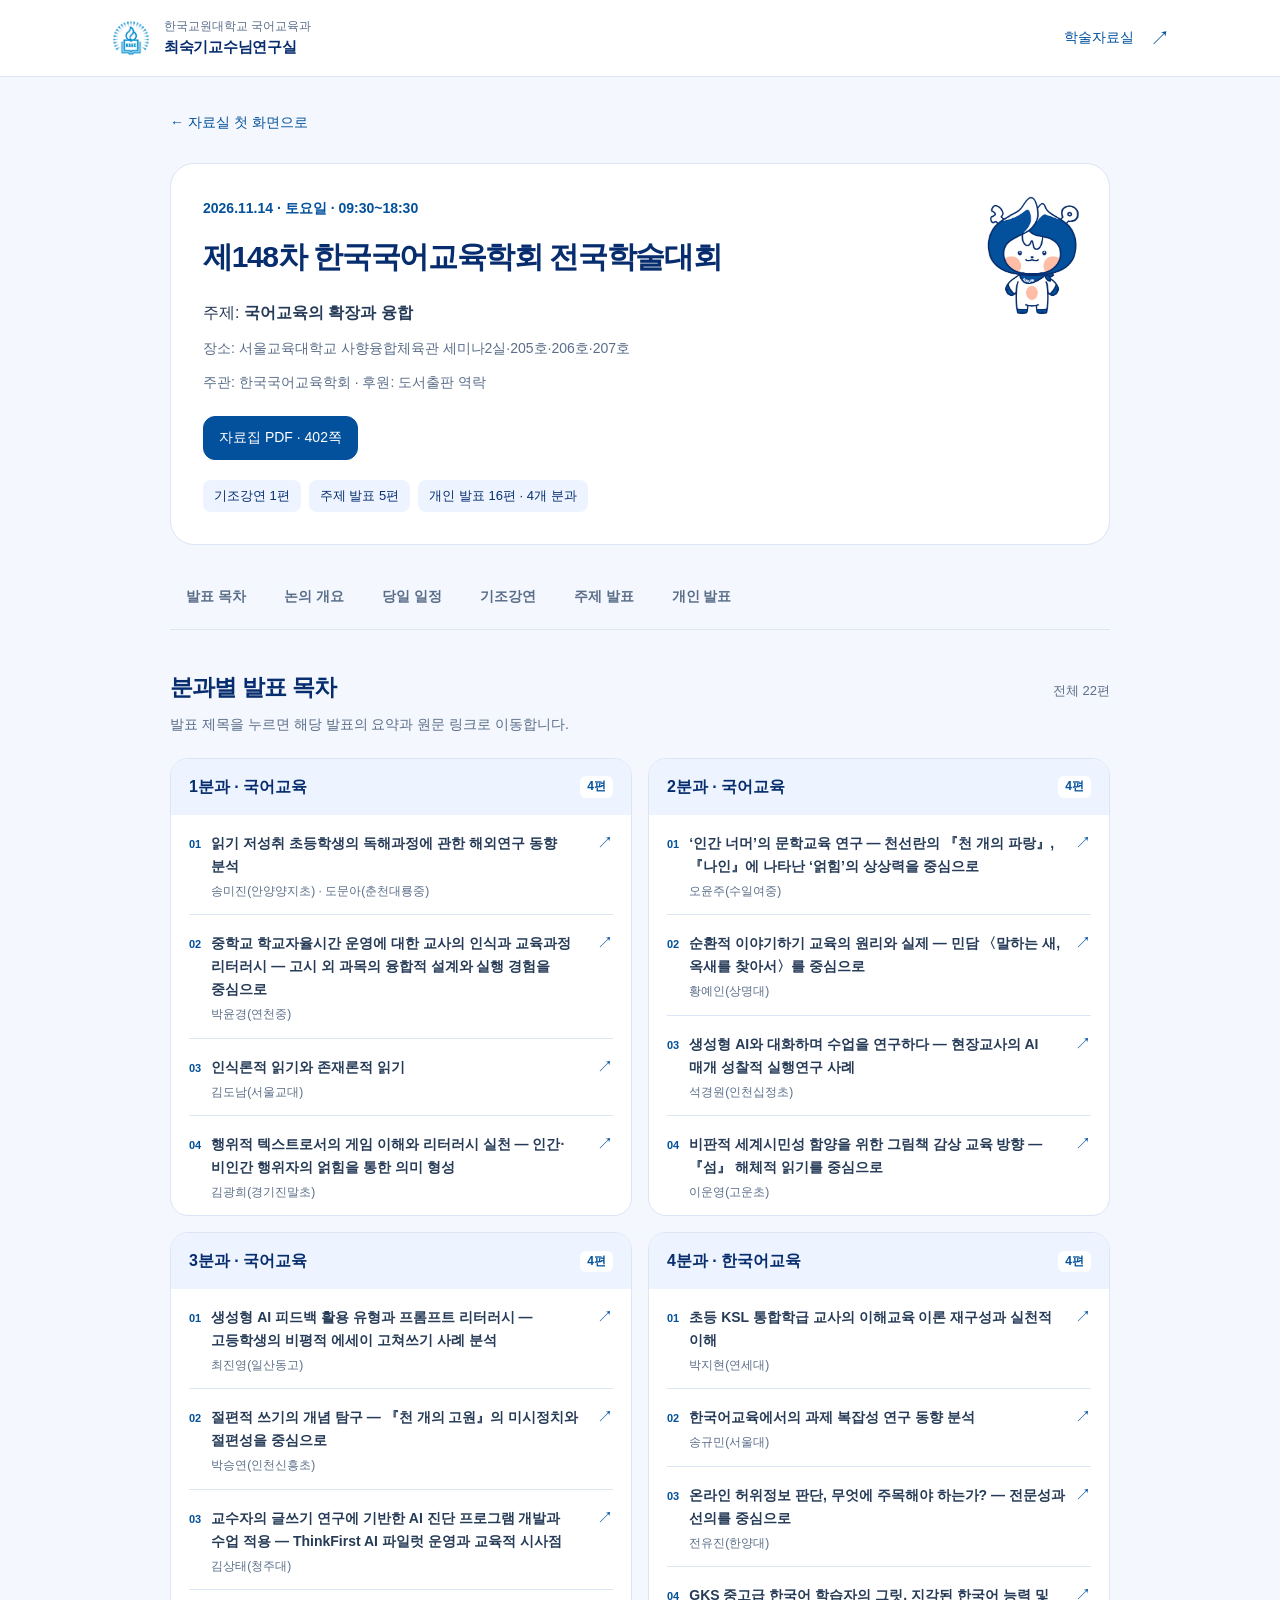
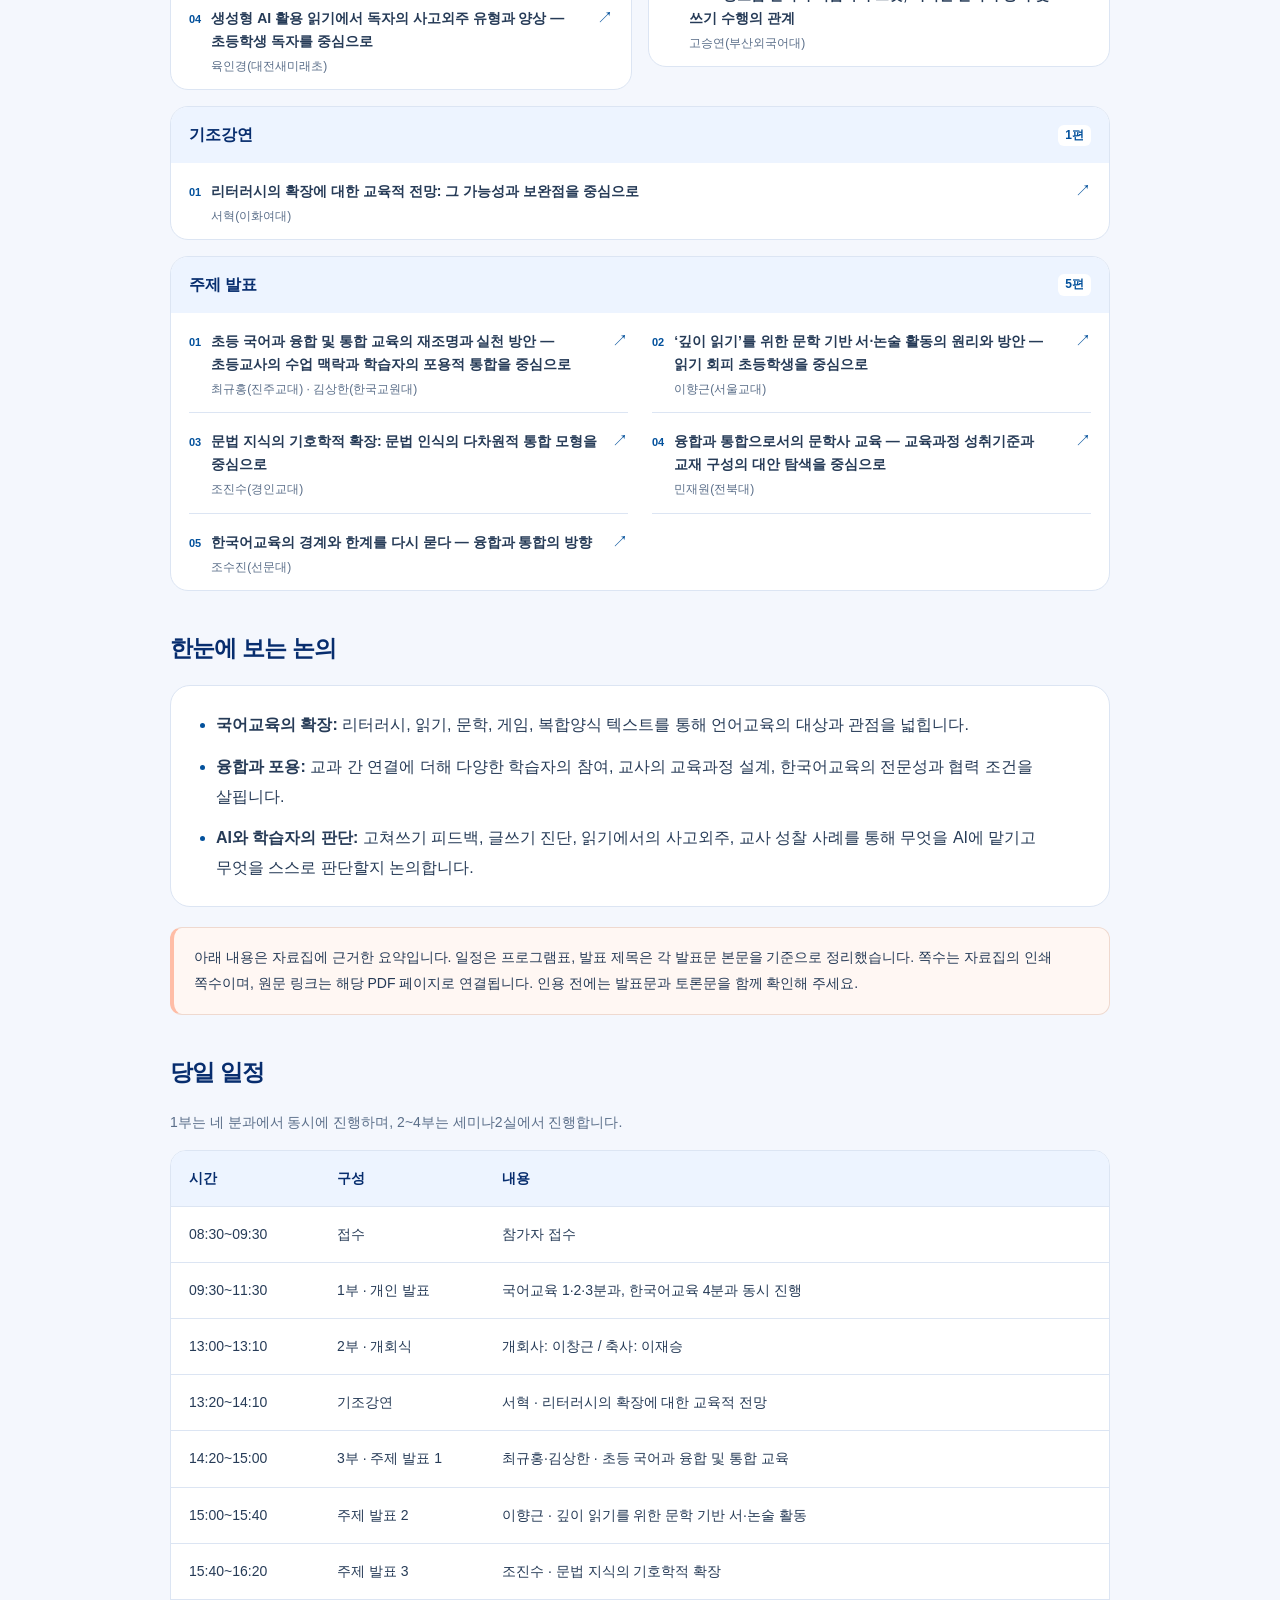
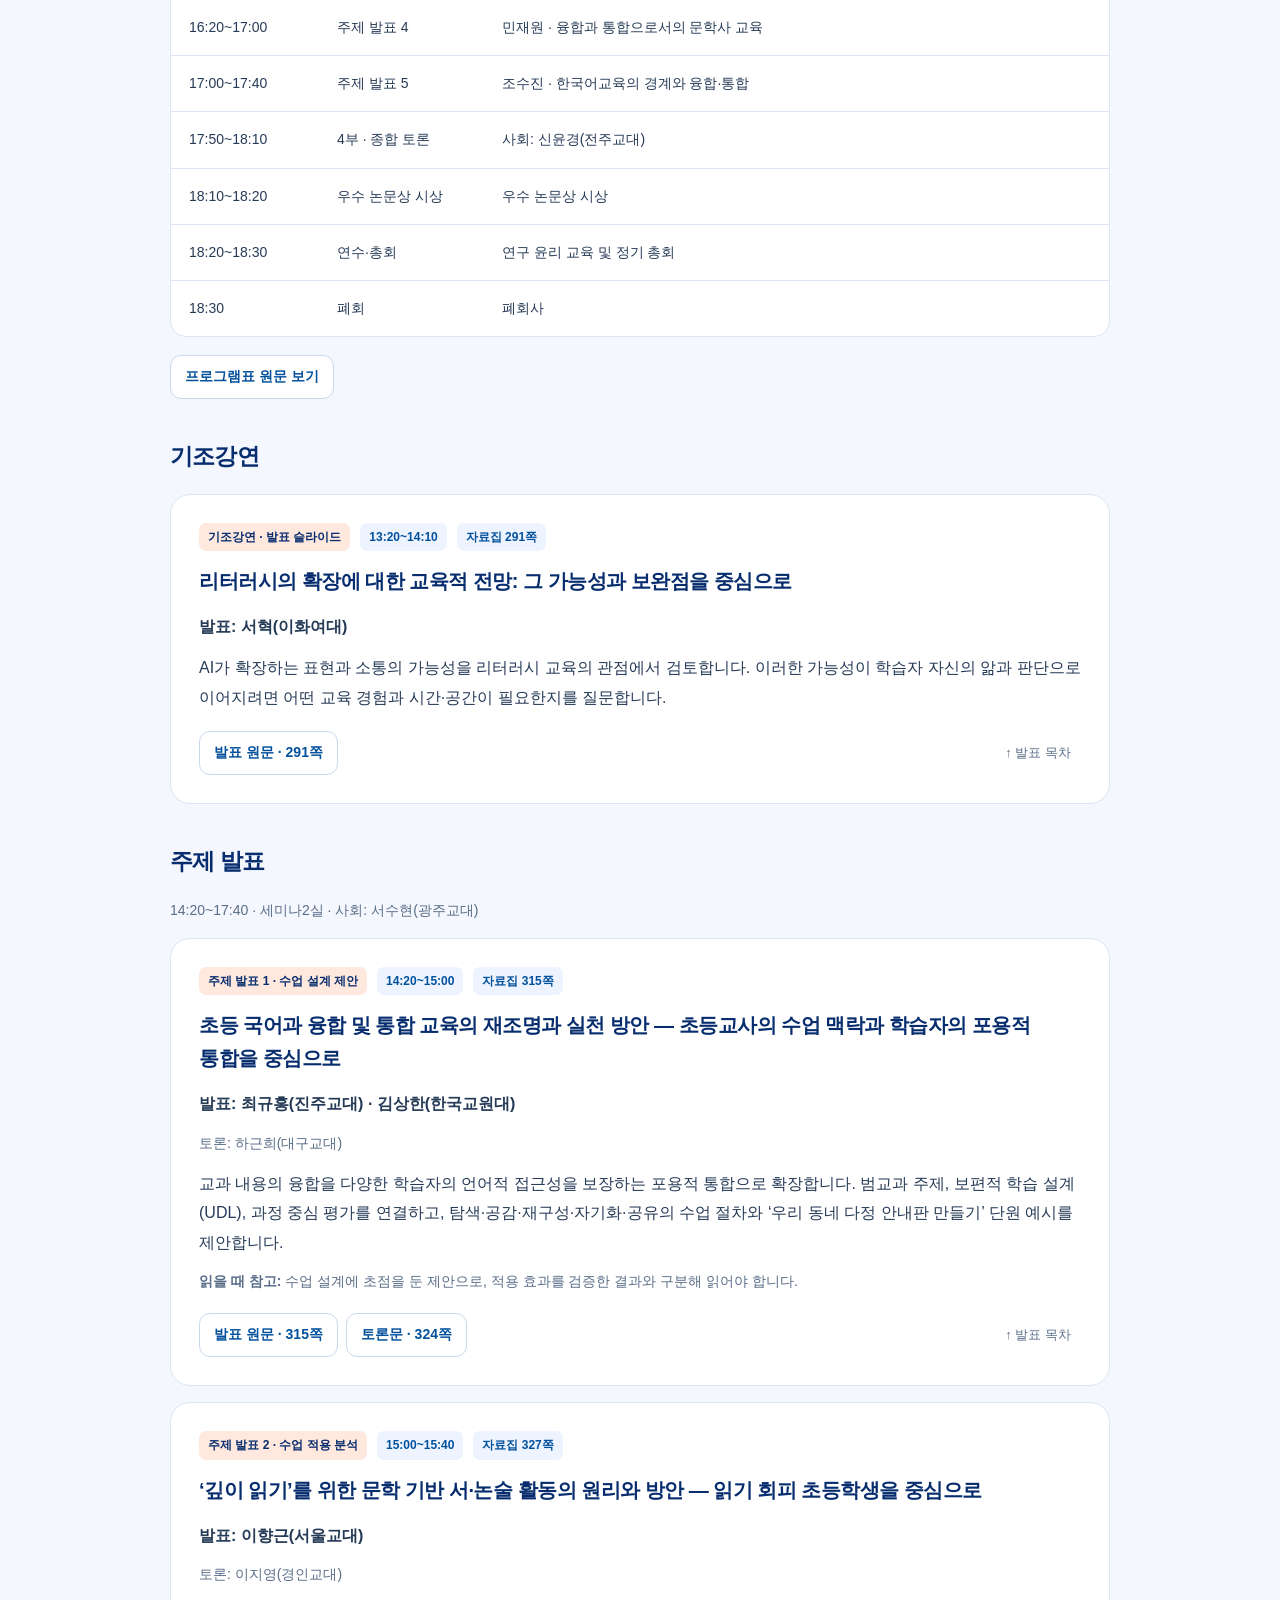
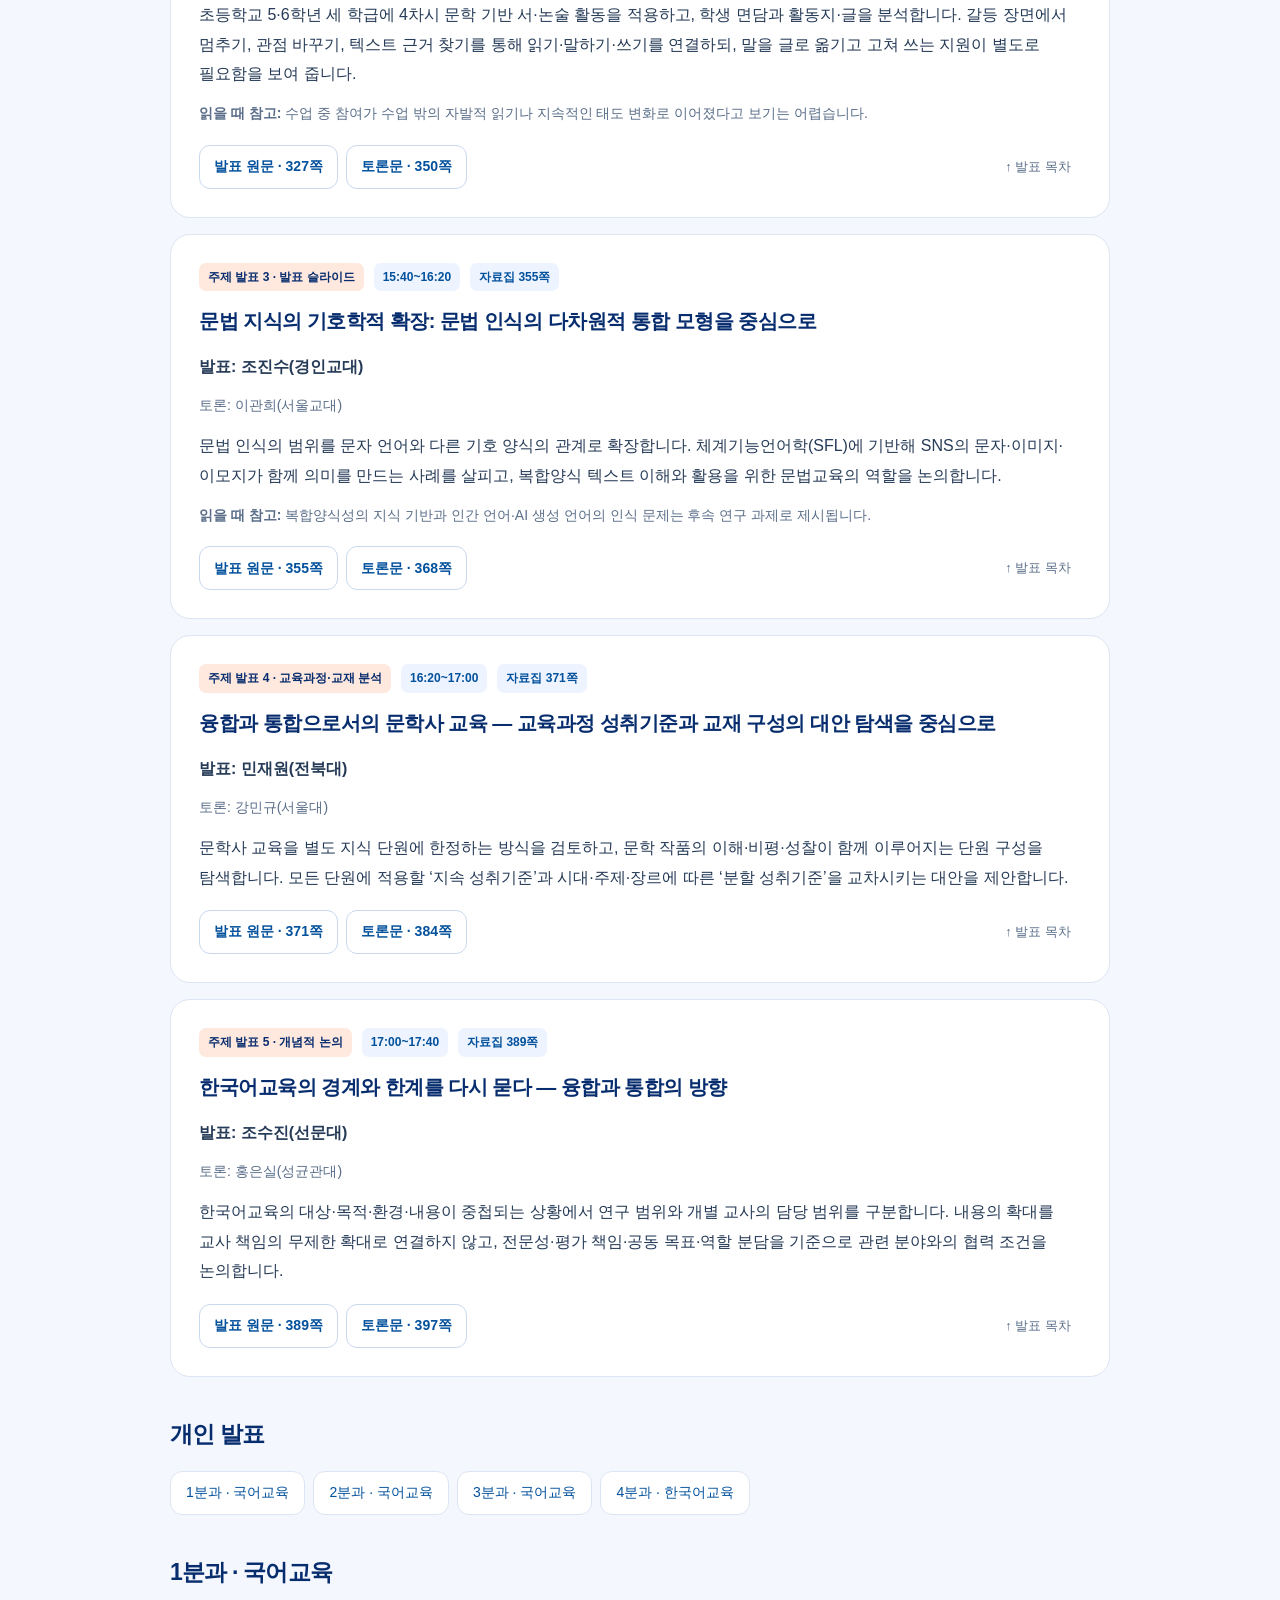
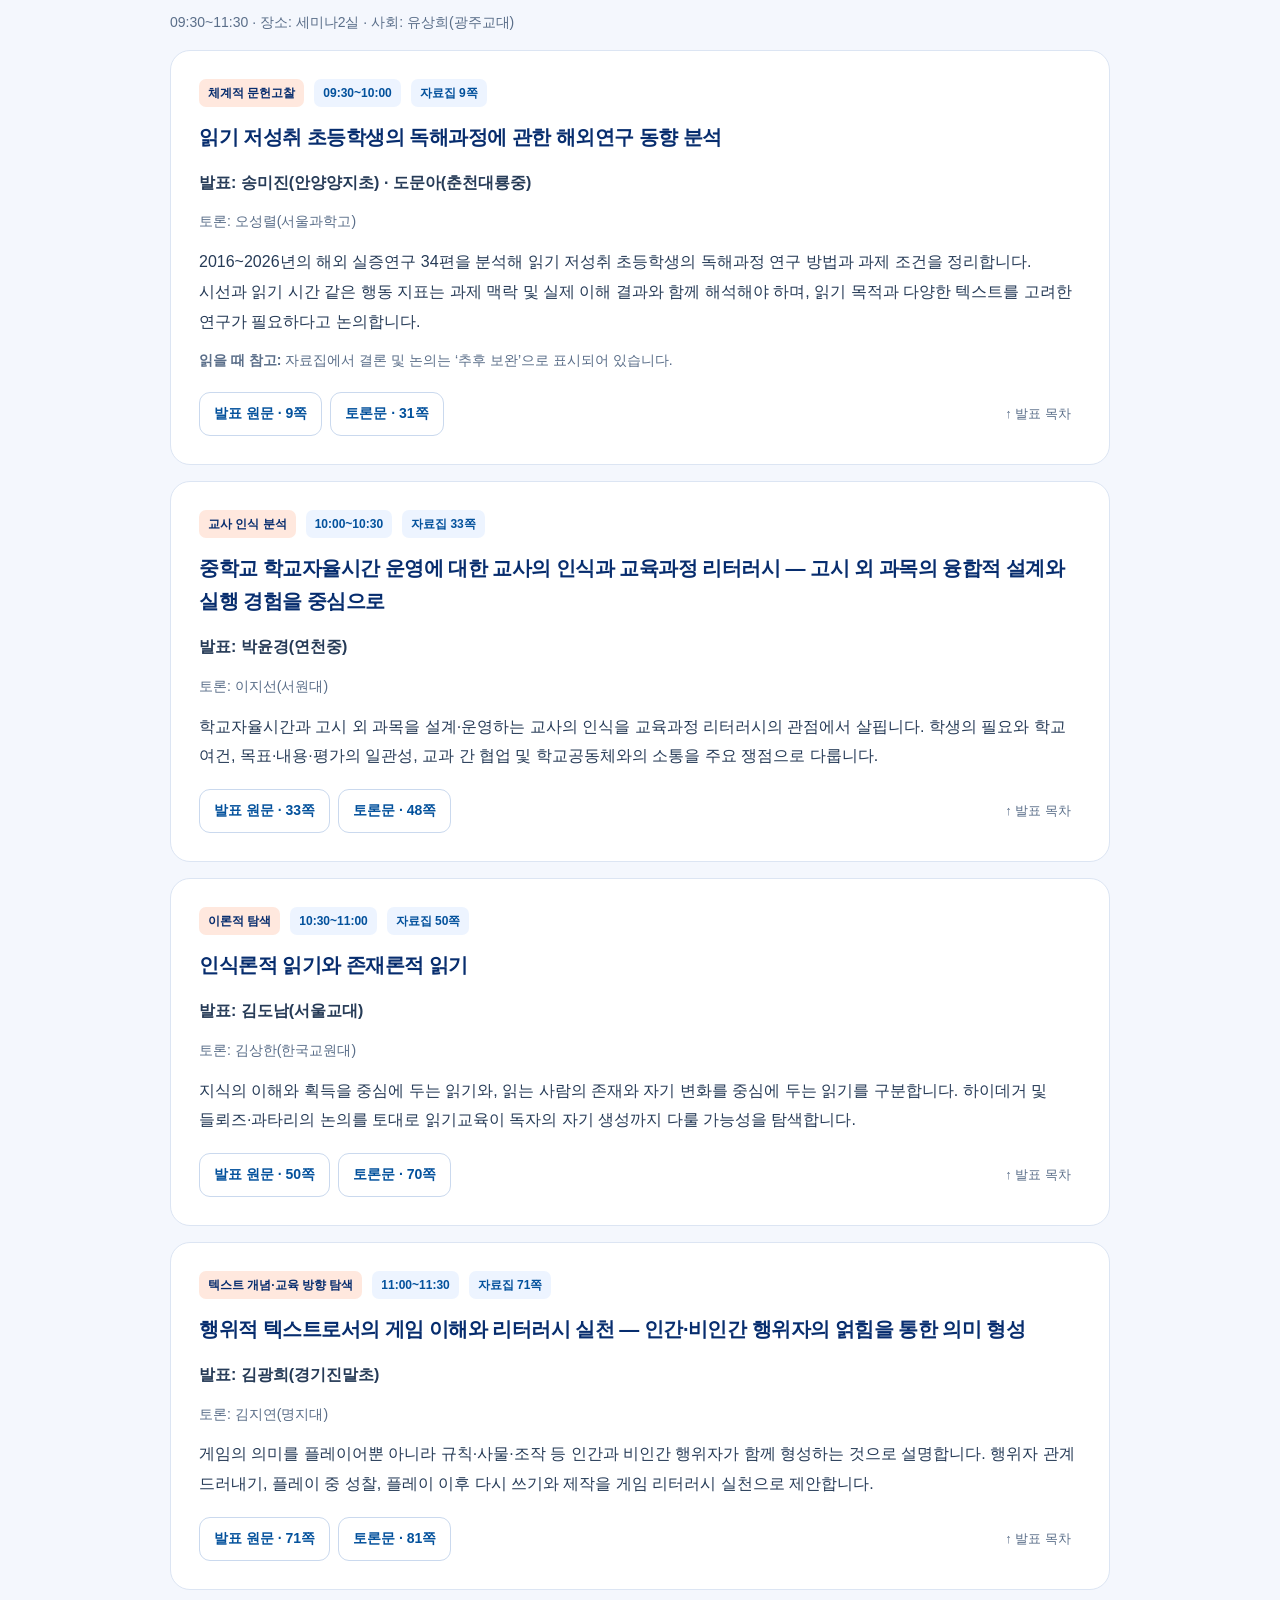
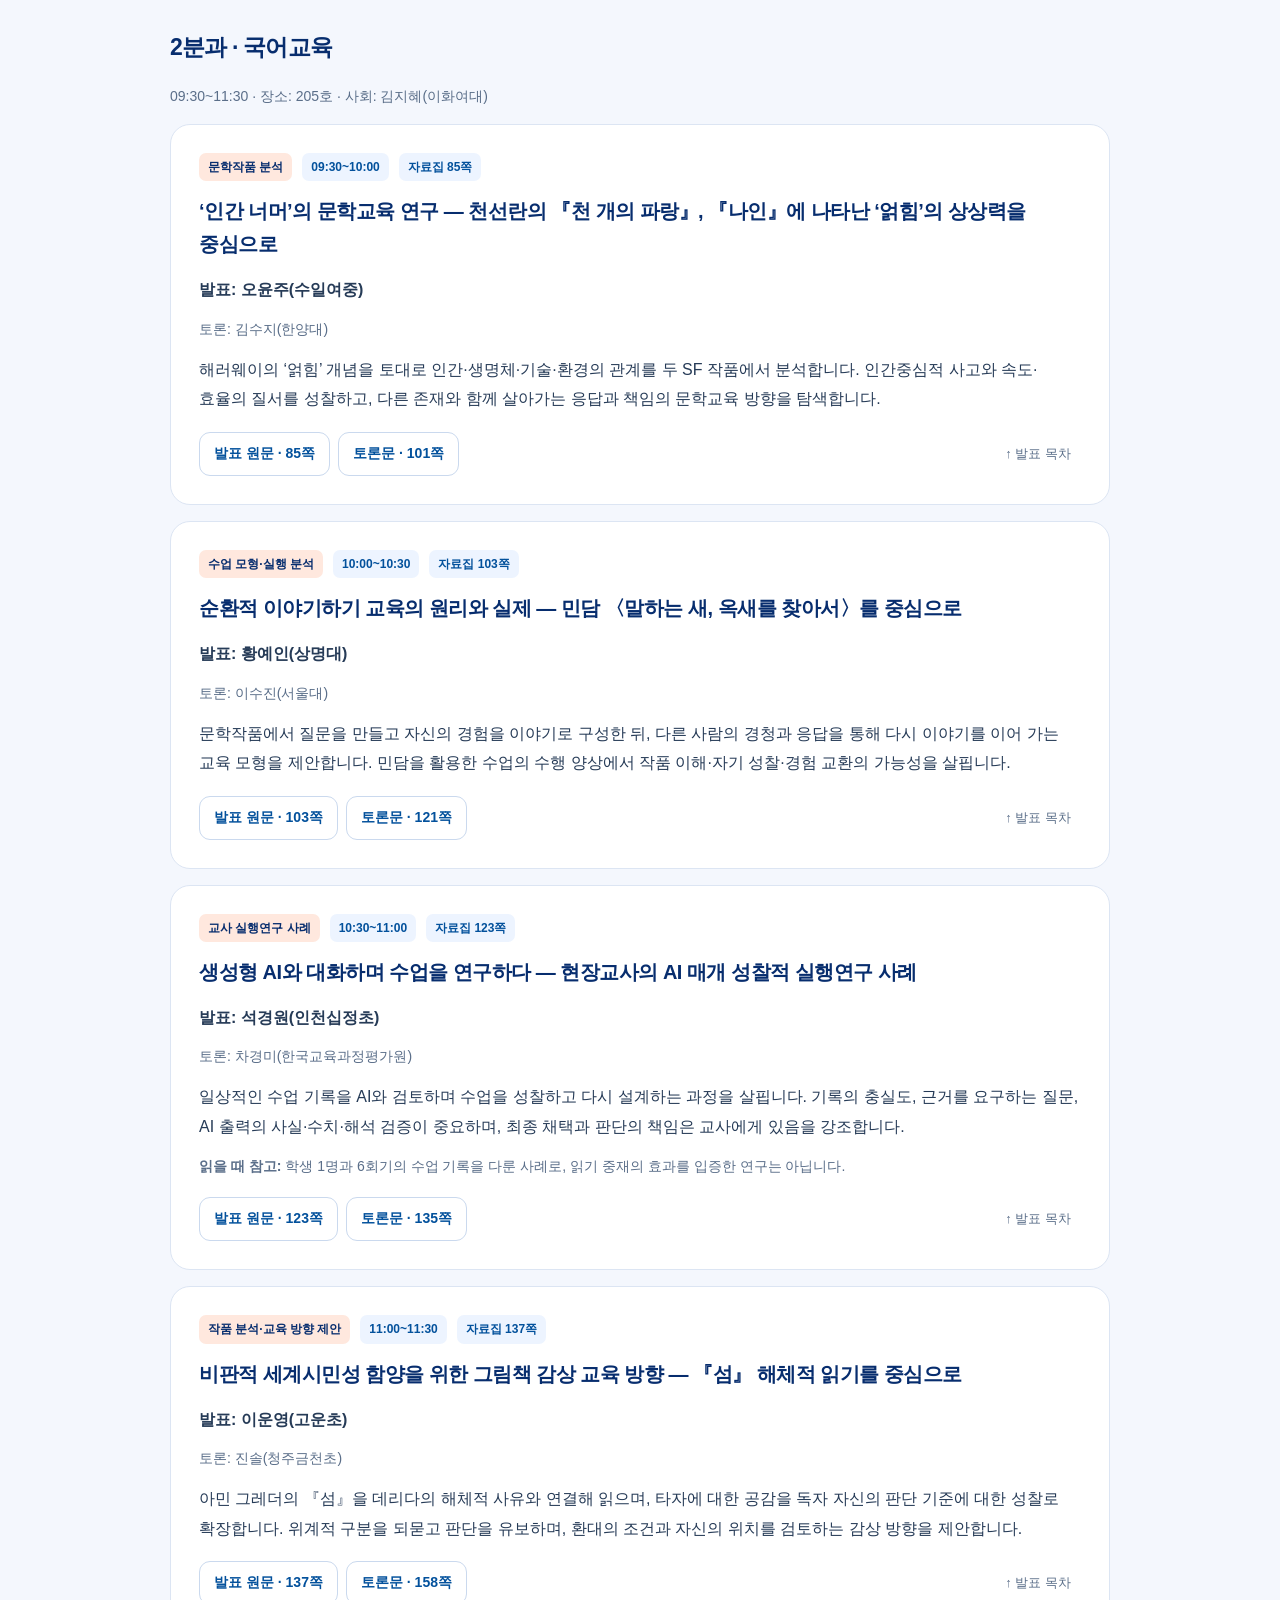
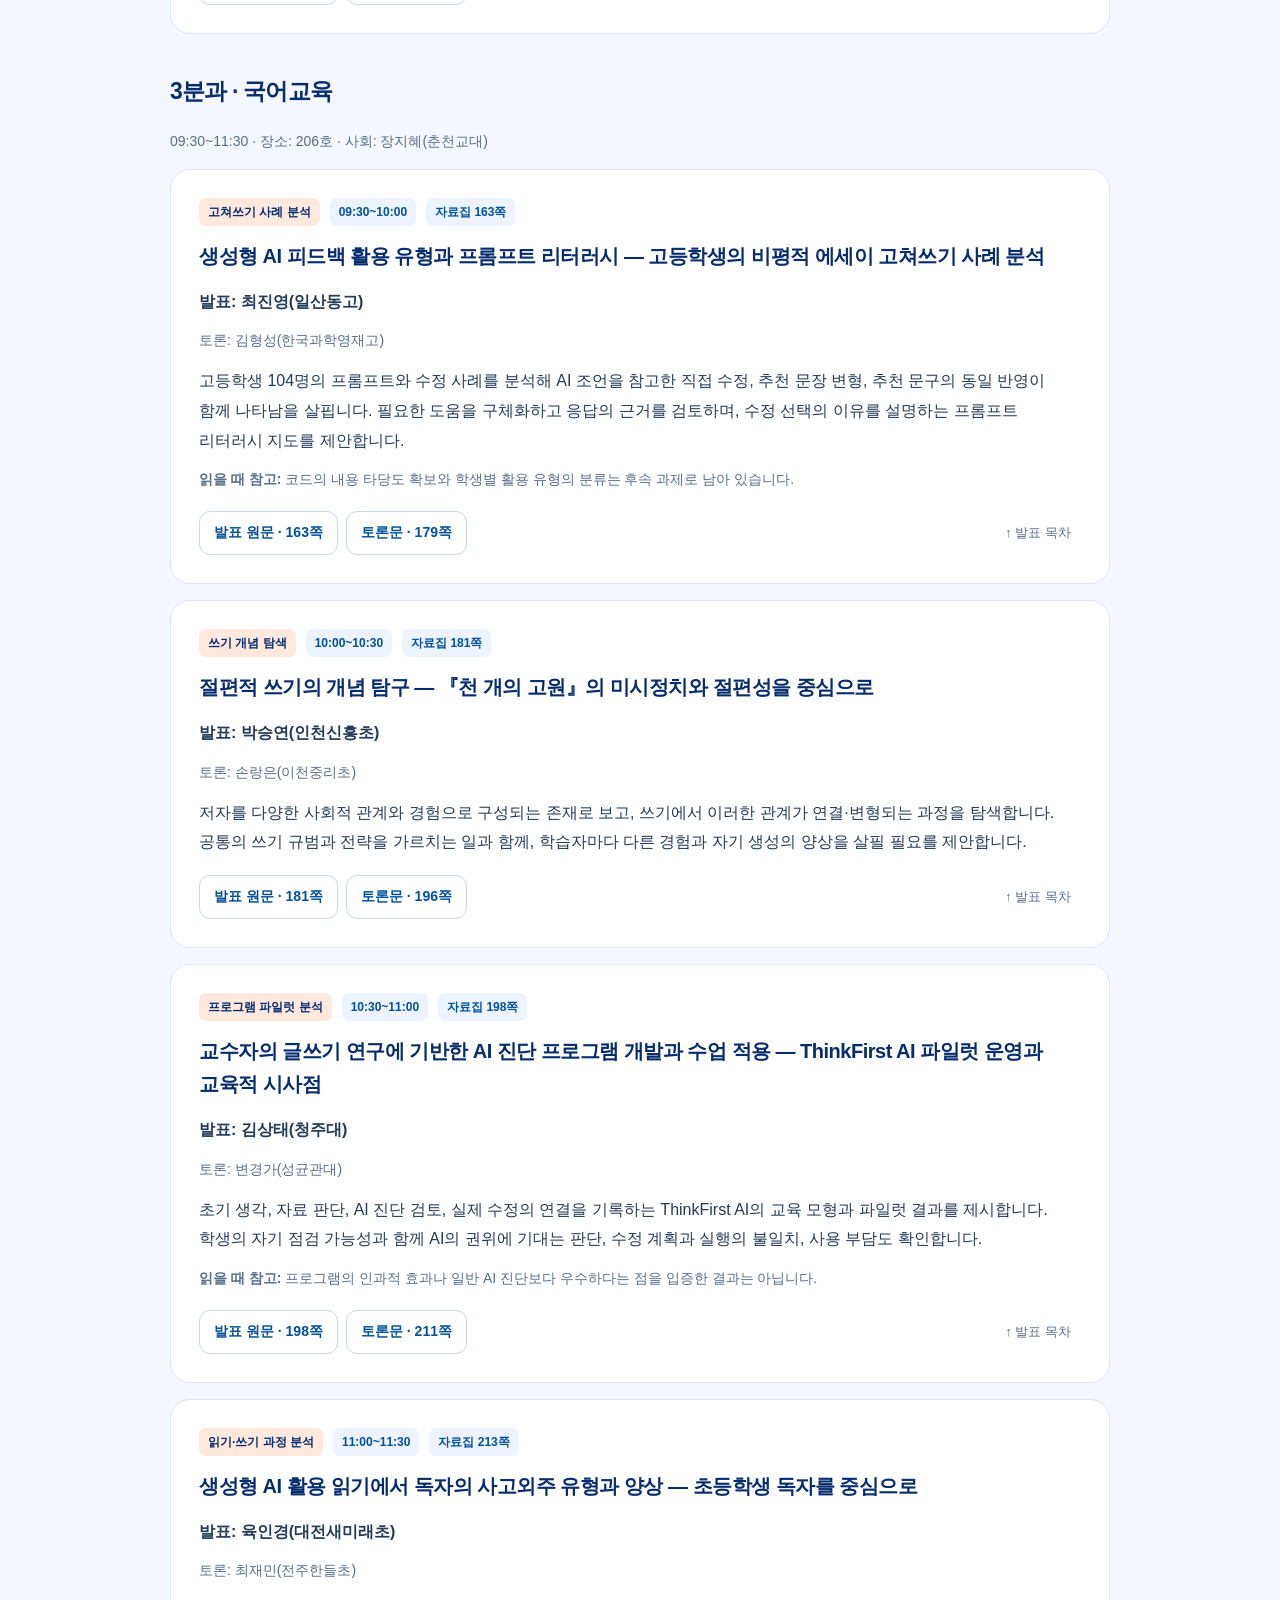
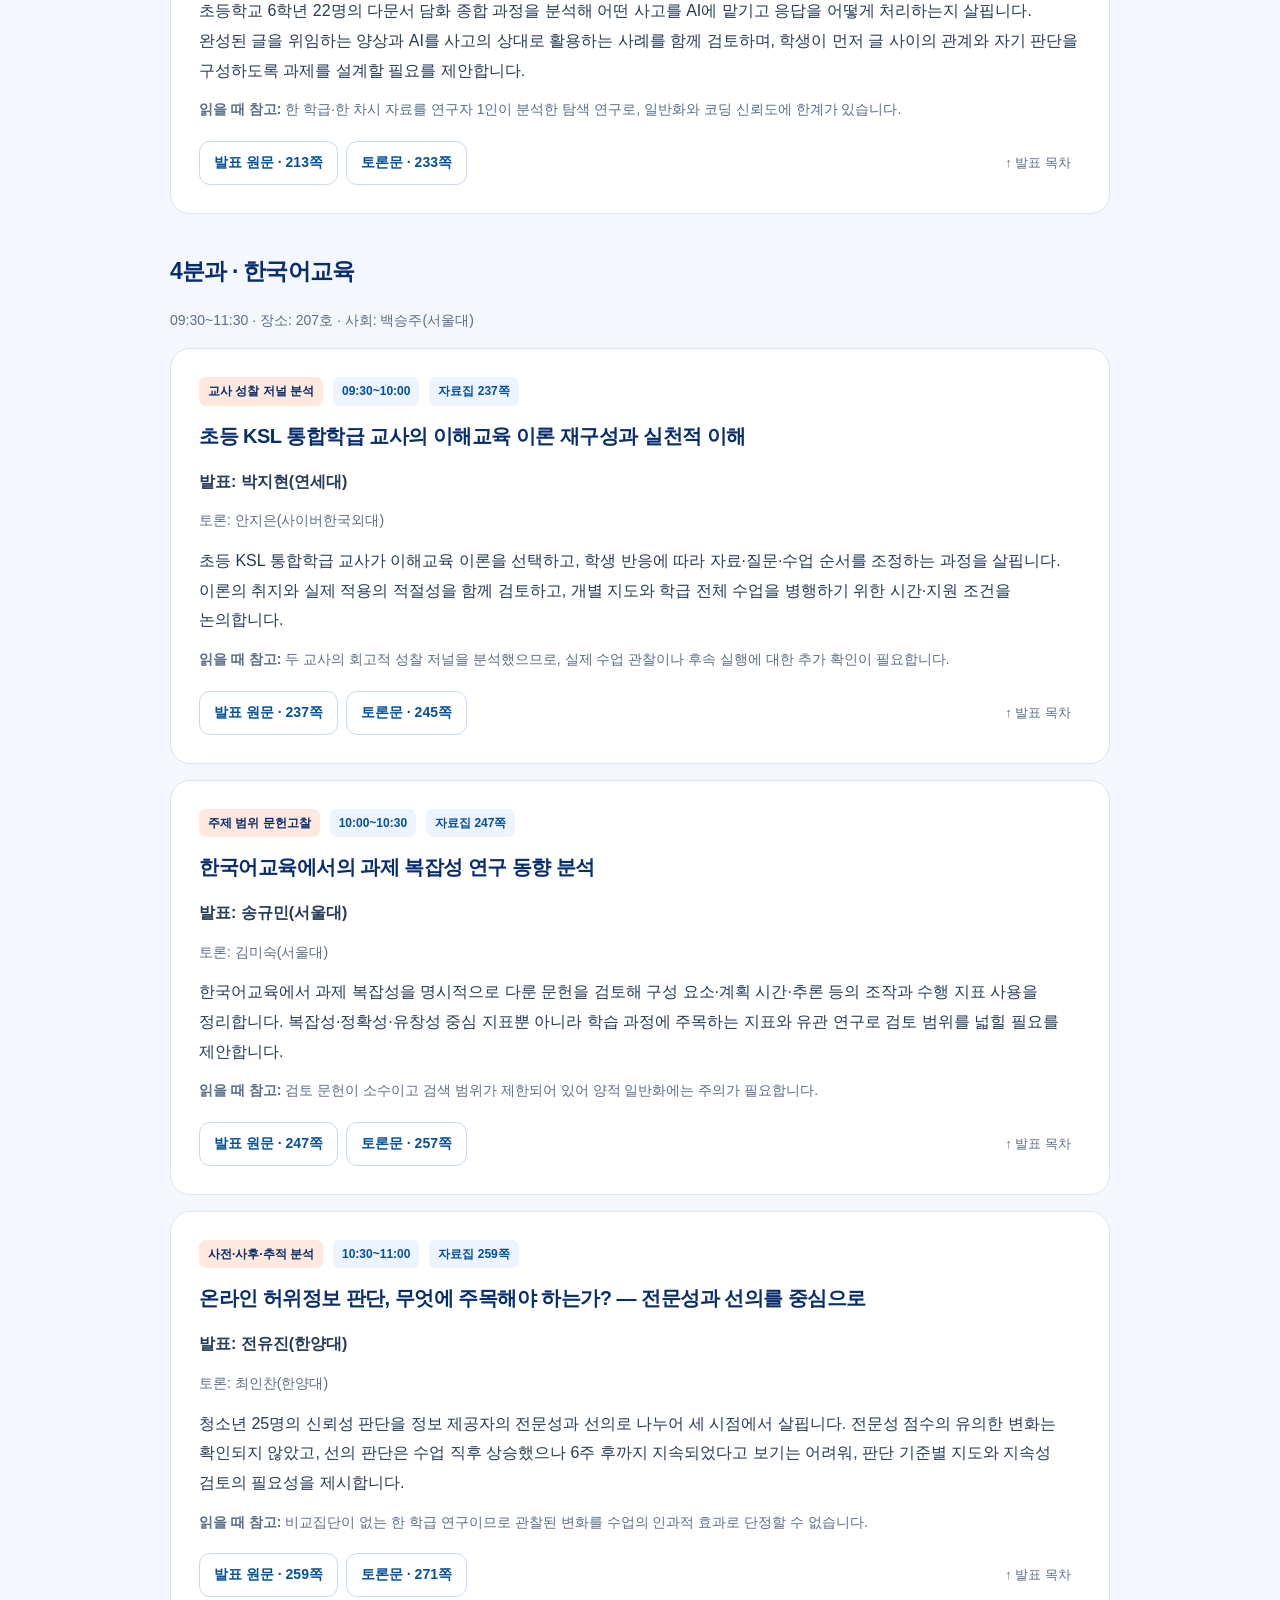
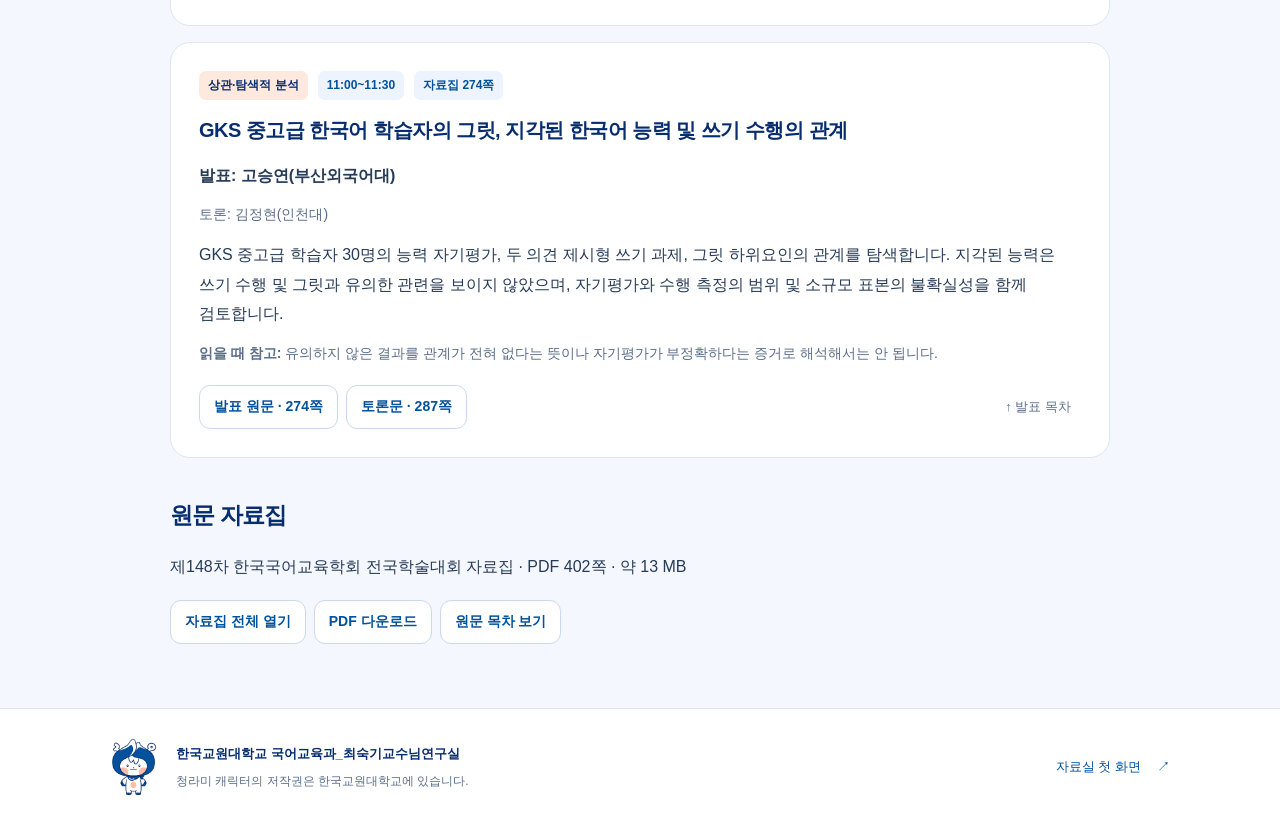
<file: pages/korean-education-148.html>
<!DOCTYPE html>

<html lang="ko">
<head>
<meta charset="utf-8"/>
<meta content="width=device-width, initial-scale=1" name="viewport"/>
<title>제148차 한국국어교육학회 전국학술대회 | 학술자료실</title>
<meta content="2026년 11월 14일, 국어교육의 확장과 융합. 제148차 한국국어교육학회 전국학술대회의 일정, 발표 요약, 토론문과 원문 자료집." name="description"/>
<link href="../assets/img/knue_logo.png" rel="icon" type="image/png"/>

<link href="../assets/css/cheongrami.css?v=cheongrami-2" rel="stylesheet"/><meta content="#072d6e" name="theme-color"/></head>
<body class="detail-page" id="top">
<a class="skip-link" href="#main">본문 바로가기</a>
<header class="topbar"><div class="container inner">
<a aria-label="학술자료실 첫 화면" class="brand" href="../index.html">
<img alt="" height="42" src="../assets/img/knue_logo.png" width="42"/>
<span class="brand-copy"><span>한국교원대학교 국어교육과</span><strong>최숙기교수님연구실</strong></span>
</a><a class="header-home" href="../index.html">학술자료실 <span aria-hidden="true">↗</span></a>
</div></header>
<main class="container" id="main">
<div class="back-row"><a class="back-link" href="../index.html">← 자료실 첫 화면으로</a></div>
<section aria-labelledby="conference-title" class="page-head"><span aria-hidden="true" class="mascot-frame detail-mascot"><img alt="" decoding="async" height="1414" src="../assets/img/cheongrami-guide.png" width="1000"/></span>
<time class="page-badge" datetime="2026-11-14">2026.11.14 · 토요일 · 09:30~18:30</time>
<h1 id="conference-title">제148차 한국국어교육학회 전국학술대회</h1>
<p>주제: <strong>국어교육의 확장과 융합</strong></p>
<p class="muted">장소: 서울교육대학교 사향융합체육관 세미나2실·205호·206호·207호</p>
<p class="muted">주관: 한국국어교육학회 · 후원: 도서출판 역락</p>
<nav aria-label="원문 자료" class="quick-links">
<a href="../assets/docs/korean-education-148.pdf" rel="noopener noreferrer" target="_blank">자료집 PDF · 402쪽</a>

</nav>
<div class="info-strip"><div class="info-item">기조강연 1편</div><div class="info-item">주제 발표 5편</div><div class="info-item">개인 발표 16편 · 4개 분과</div></div>
</section><nav aria-label="페이지 목차" class="section-nav"><div class="section-nav-inner"><a href="#presentation-index">발표 목차</a><a href="#overview">논의 개요</a><a href="#schedule">당일 일정</a><a href="#keynote">기조강연</a><a href="#themes">주제 발표</a><a href="#personal">개인 발표</a></div></nav><section aria-labelledby="presentation-index-title" class="section presentation-index" id="presentation-index">
<div class="presentation-index-heading"><h2 id="presentation-index-title">분과별 발표 목차</h2><span>전체 22편</span></div>
<p class="index-help">발표 제목을 누르면 해당 발표의 요약과 원문 링크로 이동합니다.</p>
<nav aria-label="분과별 발표 바로가기" class="presentation-groups"><section class="toc-group"><h3>1분과 · 국어교육<span>4편</span></h3><ol role="list"><li><a href="#paper-1-1"><span aria-hidden="true" class="toc-number">01</span><span class="toc-entry"><span class="toc-title">읽기 저성취 초등학생의 독해과정에 관한 해외연구 동향 분석</span><span class="toc-author">송미진(안양양지초) · 도문아(춘천대룡중)</span></span><span aria-hidden="true" class="toc-arrow">↗</span></a></li><li><a href="#paper-1-2"><span aria-hidden="true" class="toc-number">02</span><span class="toc-entry"><span class="toc-title">중학교 학교자율시간 운영에 대한 교사의 인식과 교육과정 리터러시 — 고시 외 과목의 융합적 설계와 실행 경험을 중심으로</span><span class="toc-author">박윤경(연천중)</span></span><span aria-hidden="true" class="toc-arrow">↗</span></a></li><li><a href="#paper-1-3"><span aria-hidden="true" class="toc-number">03</span><span class="toc-entry"><span class="toc-title">인식론적 읽기와 존재론적 읽기</span><span class="toc-author">김도남(서울교대)</span></span><span aria-hidden="true" class="toc-arrow">↗</span></a></li><li><a href="#paper-1-4"><span aria-hidden="true" class="toc-number">04</span><span class="toc-entry"><span class="toc-title">행위적 텍스트로서의 게임 이해와 리터러시 실천 — 인간·비인간 행위자의 얽힘을 통한 의미 형성</span><span class="toc-author">김광희(경기진말초)</span></span><span aria-hidden="true" class="toc-arrow">↗</span></a></li></ol></section><section class="toc-group"><h3>2분과 · 국어교육<span>4편</span></h3><ol role="list"><li><a href="#paper-2-1"><span aria-hidden="true" class="toc-number">01</span><span class="toc-entry"><span class="toc-title">‘인간 너머’의 문학교육 연구 — 천선란의 『천 개의 파랑』, 『나인』에 나타난 ‘얽힘’의 상상력을 중심으로</span><span class="toc-author">오윤주(수일여중)</span></span><span aria-hidden="true" class="toc-arrow">↗</span></a></li><li><a href="#paper-2-2"><span aria-hidden="true" class="toc-number">02</span><span class="toc-entry"><span class="toc-title">순환적 이야기하기 교육의 원리와 실제 — 민담 〈말하는 새, 옥새를 찾아서〉를 중심으로</span><span class="toc-author">황예인(상명대)</span></span><span aria-hidden="true" class="toc-arrow">↗</span></a></li><li><a href="#paper-2-3"><span aria-hidden="true" class="toc-number">03</span><span class="toc-entry"><span class="toc-title">생성형 AI와 대화하며 수업을 연구하다 — 현장교사의 AI 매개 성찰적 실행연구 사례</span><span class="toc-author">석경원(인천십정초)</span></span><span aria-hidden="true" class="toc-arrow">↗</span></a></li><li><a href="#paper-2-4"><span aria-hidden="true" class="toc-number">04</span><span class="toc-entry"><span class="toc-title">비판적 세계시민성 함양을 위한 그림책 감상 교육 방향 — 『섬』 해체적 읽기를 중심으로</span><span class="toc-author">이운영(고운초)</span></span><span aria-hidden="true" class="toc-arrow">↗</span></a></li></ol></section><section class="toc-group"><h3>3분과 · 국어교육<span>4편</span></h3><ol role="list"><li><a href="#paper-3-1"><span aria-hidden="true" class="toc-number">01</span><span class="toc-entry"><span class="toc-title">생성형 AI 피드백 활용 유형과 프롬프트 리터러시 — 고등학생의 비평적 에세이 고쳐쓰기 사례 분석</span><span class="toc-author">최진영(일산동고)</span></span><span aria-hidden="true" class="toc-arrow">↗</span></a></li><li><a href="#paper-3-2"><span aria-hidden="true" class="toc-number">02</span><span class="toc-entry"><span class="toc-title">절편적 쓰기의 개념 탐구 — 『천 개의 고원』의 미시정치와 절편성을 중심으로</span><span class="toc-author">박승연(인천신흥초)</span></span><span aria-hidden="true" class="toc-arrow">↗</span></a></li><li><a href="#paper-3-3"><span aria-hidden="true" class="toc-number">03</span><span class="toc-entry"><span class="toc-title">교수자의 글쓰기 연구에 기반한 AI 진단 프로그램 개발과 수업 적용 — ThinkFirst AI 파일럿 운영과 교육적 시사점</span><span class="toc-author">김상태(청주대)</span></span><span aria-hidden="true" class="toc-arrow">↗</span></a></li><li><a href="#paper-3-4"><span aria-hidden="true" class="toc-number">04</span><span class="toc-entry"><span class="toc-title">생성형 AI 활용 읽기에서 독자의 사고외주 유형과 양상 — 초등학생 독자를 중심으로</span><span class="toc-author">육인경(대전새미래초)</span></span><span aria-hidden="true" class="toc-arrow">↗</span></a></li></ol></section><section class="toc-group"><h3>4분과 · 한국어교육<span>4편</span></h3><ol role="list"><li><a href="#paper-4-1"><span aria-hidden="true" class="toc-number">01</span><span class="toc-entry"><span class="toc-title">초등 KSL 통합학급 교사의 이해교육 이론 재구성과 실천적 이해</span><span class="toc-author">박지현(연세대)</span></span><span aria-hidden="true" class="toc-arrow">↗</span></a></li><li><a href="#paper-4-2"><span aria-hidden="true" class="toc-number">02</span><span class="toc-entry"><span class="toc-title">한국어교육에서의 과제 복잡성 연구 동향 분석</span><span class="toc-author">송규민(서울대)</span></span><span aria-hidden="true" class="toc-arrow">↗</span></a></li><li><a href="#paper-4-3"><span aria-hidden="true" class="toc-number">03</span><span class="toc-entry"><span class="toc-title">온라인 허위정보 판단, 무엇에 주목해야 하는가? — 전문성과 선의를 중심으로</span><span class="toc-author">전유진(한양대)</span></span><span aria-hidden="true" class="toc-arrow">↗</span></a></li><li><a href="#paper-4-4"><span aria-hidden="true" class="toc-number">04</span><span class="toc-entry"><span class="toc-title">GKS 중고급 한국어 학습자의 그릿, 지각된 한국어 능력 및 쓰기 수행의 관계</span><span class="toc-author">고승연(부산외국어대)</span></span><span aria-hidden="true" class="toc-arrow">↗</span></a></li></ol></section><section class="toc-group toc-group-wide toc-group-single"><h3>기조강연<span>1편</span></h3><ol role="list"><li><a href="#keynote-seo"><span aria-hidden="true" class="toc-number">01</span><span class="toc-entry"><span class="toc-title">리터러시의 확장에 대한 교육적 전망: 그 가능성과 보완점을 중심으로</span><span class="toc-author">서혁(이화여대)</span></span><span aria-hidden="true" class="toc-arrow">↗</span></a></li></ol></section><section class="toc-group toc-group-wide"><h3>주제 발표<span>5편</span></h3><ol role="list"><li><a href="#theme-1"><span aria-hidden="true" class="toc-number">01</span><span class="toc-entry"><span class="toc-title">초등 국어과 융합 및 통합 교육의 재조명과 실천 방안 — 초등교사의 수업 맥락과 학습자의 포용적 통합을 중심으로</span><span class="toc-author">최규홍(진주교대) · 김상한(한국교원대)</span></span><span aria-hidden="true" class="toc-arrow">↗</span></a></li><li><a href="#theme-2"><span aria-hidden="true" class="toc-number">02</span><span class="toc-entry"><span class="toc-title">‘깊이 읽기’를 위한 문학 기반 서·논술 활동의 원리와 방안 — 읽기 회피 초등학생을 중심으로</span><span class="toc-author">이향근(서울교대)</span></span><span aria-hidden="true" class="toc-arrow">↗</span></a></li><li><a href="#theme-3"><span aria-hidden="true" class="toc-number">03</span><span class="toc-entry"><span class="toc-title">문법 지식의 기호학적 확장: 문법 인식의 다차원적 통합 모형을 중심으로</span><span class="toc-author">조진수(경인교대)</span></span><span aria-hidden="true" class="toc-arrow">↗</span></a></li><li><a href="#theme-4"><span aria-hidden="true" class="toc-number">04</span><span class="toc-entry"><span class="toc-title">융합과 통합으로서의 문학사 교육 — 교육과정 성취기준과 교재 구성의 대안 탐색을 중심으로</span><span class="toc-author">민재원(전북대)</span></span><span aria-hidden="true" class="toc-arrow">↗</span></a></li><li><a href="#theme-5"><span aria-hidden="true" class="toc-number">05</span><span class="toc-entry"><span class="toc-title">한국어교육의 경계와 한계를 다시 묻다 — 융합과 통합의 방향</span><span class="toc-author">조수진(선문대)</span></span><span aria-hidden="true" class="toc-arrow">↗</span></a></li></ol></section></nav>
</section>
<section aria-labelledby="overview-title" class="section" id="overview">
<h2 id="overview-title">한눈에 보는 논의</h2>
<article class="page-card"><ul>
<li><strong>국어교육의 확장:</strong> 리터러시, 읽기, 문학, 게임, 복합양식 텍스트를 통해 언어교육의 대상과 관점을 넓힙니다.</li>
<li><strong>융합과 포용:</strong> 교과 간 연결에 더해 다양한 학습자의 참여, 교사의 교육과정 설계, 한국어교육의 전문성과 협력 조건을 살핍니다.</li>
<li><strong>AI와 학습자의 판단:</strong> 고쳐쓰기 피드백, 글쓰기 진단, 읽기에서의 사고외주, 교사 성찰 사례를 통해 무엇을 AI에 맡기고 무엇을 스스로 판단할지 논의합니다.</li>
</ul></article>
<div class="notice">아래 내용은 자료집에 근거한 요약입니다. 일정은 프로그램표, 발표 제목은 각 발표문 본문을 기준으로 정리했습니다. 쪽수는 자료집의 인쇄 쪽수이며, 원문 링크는 해당 PDF 페이지로 연결됩니다. 인용 전에는 발표문과 토론문을 함께 확인해 주세요.</div>
</section>
<section aria-labelledby="schedule-title" class="section" id="schedule">
<h2 id="schedule-title">당일 일정</h2>
<p class="small">1부는 네 분과에서 동시에 진행하며, 2~4부는 세미나2실에서 진행합니다.</p>
<div aria-label="학술대회 일정표" class="table-wrap" role="region" tabindex="0">
<table class="schedule-table" role="table"><thead role="rowgroup"><tr role="row"><th role="columnheader" scope="col">시간</th><th role="columnheader" scope="col">구성</th><th role="columnheader" scope="col">내용</th></tr></thead><tbody role="rowgroup"><tr role="row"><td role="cell">08:30~09:30</td><td role="cell">접수</td><td role="cell">참가자 접수</td></tr>
<tr role="row"><td role="cell">09:30~11:30</td><td role="cell">1부 · 개인 발표</td><td role="cell">국어교육 1·2·3분과, 한국어교육 4분과 동시 진행</td></tr>
<tr role="row"><td role="cell">13:00~13:10</td><td role="cell">2부 · 개회식</td><td role="cell">개회사: 이창근 / 축사: 이재승</td></tr>
<tr role="row"><td role="cell">13:20~14:10</td><td role="cell">기조강연</td><td role="cell">서혁 · 리터러시의 확장에 대한 교육적 전망</td></tr>
<tr role="row"><td role="cell">14:20~15:00</td><td role="cell">3부 · 주제 발표 1</td><td role="cell">최규홍·김상한 · 초등 국어과 융합 및 통합 교육</td></tr>
<tr role="row"><td role="cell">15:00~15:40</td><td role="cell">주제 발표 2</td><td role="cell">이향근 · 깊이 읽기를 위한 문학 기반 서·논술 활동</td></tr>
<tr role="row"><td role="cell">15:40~16:20</td><td role="cell">주제 발표 3</td><td role="cell">조진수 · 문법 지식의 기호학적 확장</td></tr>
<tr role="row"><td role="cell">16:20~17:00</td><td role="cell">주제 발표 4</td><td role="cell">민재원 · 융합과 통합으로서의 문학사 교육</td></tr>
<tr role="row"><td role="cell">17:00~17:40</td><td role="cell">주제 발표 5</td><td role="cell">조수진 · 한국어교육의 경계와 융합·통합</td></tr>
<tr role="row"><td role="cell">17:50~18:10</td><td role="cell">4부 · 종합 토론</td><td role="cell">사회: 신윤경(전주교대)</td></tr>
<tr role="row"><td role="cell">18:10~18:20</td><td role="cell">우수 논문상 시상</td><td role="cell">우수 논문상 시상</td></tr>
<tr role="row"><td role="cell">18:20~18:30</td><td role="cell">연수·총회</td><td role="cell">연구 윤리 교육 및 정기 총회</td></tr>
<tr role="row"><td role="cell">18:30</td><td role="cell">폐회</td><td role="cell">폐회사</td></tr></tbody></table>
</div>
<div class="links"><a class="button" href="../assets/docs/korean-education-148.pdf#page=2" rel="noopener noreferrer" target="_blank">프로그램표 원문 보기</a></div>
</section>
<section aria-labelledby="keynote-title" class="section" id="keynote">
<h2 id="keynote-title">기조강연</h2>
<div class="papers"><article class="paper-card" id="keynote-seo" tabindex="-1">
<div class="paper-meta"><span class="badge">기조강연 · 발표 슬라이드</span><span class="badge">13:20~14:10</span><span class="badge">자료집 291쪽</span></div>
<h3>리터러시의 확장에 대한 교육적 전망: 그 가능성과 보완점을 중심으로</h3>
<p><strong>발표: 서혁(이화여대)</strong></p>
<p>AI가 확장하는 표현과 소통의 가능성을 리터러시 교육의 관점에서 검토합니다. 이러한 가능성이 학습자 자신의 앎과 판단으로 이어지려면 어떤 교육 경험과 시간·공간이 필요한지를 질문합니다.</p>
<div class="links"><a class="button" href="../assets/docs/korean-education-148.pdf#page=294" rel="noopener noreferrer" target="_blank">발표 원문 · 291쪽</a><a class="paper-toc-back" href="#presentation-index">↑ 발표 목차</a></div>
</article></div>
</section>
<section aria-labelledby="themes-title" class="section" id="themes">
<h2 id="themes-title">주제 발표</h2>
<p class="small">14:20~17:40 · 세미나2실 · 사회: 서수현(광주교대)</p>
<div class="papers"><article class="paper-card" id="theme-1" tabindex="-1">
<div class="paper-meta"><span class="badge">주제 발표 1 · 수업 설계 제안</span><span class="badge">14:20~15:00</span><span class="badge">자료집 315쪽</span></div>
<h3>초등 국어과 융합 및 통합 교육의 재조명과 실천 방안 — 초등교사의 수업 맥락과 학습자의 포용적 통합을 중심으로</h3>
<p><strong>발표: 최규홍(진주교대) · 김상한(한국교원대)</strong></p>
<p class="small">토론: 하근희(대구교대)</p>
<p>교과 내용의 융합을 다양한 학습자의 언어적 접근성을 보장하는 포용적 통합으로 확장합니다. 범교과 주제, 보편적 학습 설계(UDL), 과정 중심 평가를 연결하고, 탐색·공감·재구성·자기화·공유의 수업 절차와 ‘우리 동네 다정 안내판 만들기’ 단원 예시를 제안합니다.</p>
<p class="small"><strong>읽을 때 참고:</strong> 수업 설계에 초점을 둔 제안으로, 적용 효과를 검증한 결과와 구분해 읽어야 합니다.</p>
<div class="links"><a class="button" href="../assets/docs/korean-education-148.pdf#page=318" rel="noopener noreferrer" target="_blank">발표 원문 · 315쪽</a>
<a class="button" href="../assets/docs/korean-education-148.pdf#page=327" rel="noopener noreferrer" target="_blank">토론문 · 324쪽</a><a class="paper-toc-back" href="#presentation-index">↑ 발표 목차</a></div>
</article><article class="paper-card" id="theme-2" tabindex="-1">
<div class="paper-meta"><span class="badge">주제 발표 2 · 수업 적용 분석</span><span class="badge">15:00~15:40</span><span class="badge">자료집 327쪽</span></div>
<h3>‘깊이 읽기’를 위한 문학 기반 서·논술 활동의 원리와 방안 — 읽기 회피 초등학생을 중심으로</h3>
<p><strong>발표: 이향근(서울교대)</strong></p>
<p class="small">토론: 이지영(경인교대)</p>
<p>초등학교 5·6학년 세 학급에 4차시 문학 기반 서·논술 활동을 적용하고, 학생 면담과 활동지·글을 분석합니다. 갈등 장면에서 멈추기, 관점 바꾸기, 텍스트 근거 찾기를 통해 읽기·말하기·쓰기를 연결하되, 말을 글로 옮기고 고쳐 쓰는 지원이 별도로 필요함을 보여 줍니다.</p>
<p class="small"><strong>읽을 때 참고:</strong> 수업 중 참여가 수업 밖의 자발적 읽기나 지속적인 태도 변화로 이어졌다고 보기는 어렵습니다.</p>
<div class="links"><a class="button" href="../assets/docs/korean-education-148.pdf#page=331" rel="noopener noreferrer" target="_blank">발표 원문 · 327쪽</a>
<a class="button" href="../assets/docs/korean-education-148.pdf#page=354" rel="noopener noreferrer" target="_blank">토론문 · 350쪽</a><a class="paper-toc-back" href="#presentation-index">↑ 발표 목차</a></div>
</article><article class="paper-card" id="theme-3" tabindex="-1">
<div class="paper-meta"><span class="badge">주제 발표 3 · 발표 슬라이드</span><span class="badge">15:40~16:20</span><span class="badge">자료집 355쪽</span></div>
<h3>문법 지식의 기호학적 확장: 문법 인식의 다차원적 통합 모형을 중심으로</h3>
<p><strong>발표: 조진수(경인교대)</strong></p>
<p class="small">토론: 이관희(서울교대)</p>
<p>문법 인식의 범위를 문자 언어와 다른 기호 양식의 관계로 확장합니다. 체계기능언어학(SFL)에 기반해 SNS의 문자·이미지·이모지가 함께 의미를 만드는 사례를 살피고, 복합양식 텍스트 이해와 활용을 위한 문법교육의 역할을 논의합니다.</p>
<p class="small"><strong>읽을 때 참고:</strong> 복합양식성의 지식 기반과 인간 언어·AI 생성 언어의 인식 문제는 후속 연구 과제로 제시됩니다.</p>
<div class="links"><a class="button" href="../assets/docs/korean-education-148.pdf#page=359" rel="noopener noreferrer" target="_blank">발표 원문 · 355쪽</a>
<a class="button" href="../assets/docs/korean-education-148.pdf#page=372" rel="noopener noreferrer" target="_blank">토론문 · 368쪽</a><a class="paper-toc-back" href="#presentation-index">↑ 발표 목차</a></div>
</article><article class="paper-card" id="theme-4" tabindex="-1">
<div class="paper-meta"><span class="badge">주제 발표 4 · 교육과정·교재 분석</span><span class="badge">16:20~17:00</span><span class="badge">자료집 371쪽</span></div>
<h3>융합과 통합으로서의 문학사 교육 — 교육과정 성취기준과 교재 구성의 대안 탐색을 중심으로</h3>
<p><strong>발표: 민재원(전북대)</strong></p>
<p class="small">토론: 강민규(서울대)</p>
<p>문학사 교육을 별도 지식 단원에 한정하는 방식을 검토하고, 문학 작품의 이해·비평·성찰이 함께 이루어지는 단원 구성을 탐색합니다. 모든 단원에 적용할 ‘지속 성취기준’과 시대·주제·장르에 따른 ‘분할 성취기준’을 교차시키는 대안을 제안합니다.</p>
<div class="links"><a class="button" href="../assets/docs/korean-education-148.pdf#page=375" rel="noopener noreferrer" target="_blank">발표 원문 · 371쪽</a>
<a class="button" href="../assets/docs/korean-education-148.pdf#page=388" rel="noopener noreferrer" target="_blank">토론문 · 384쪽</a><a class="paper-toc-back" href="#presentation-index">↑ 발표 목차</a></div>
</article><article class="paper-card" id="theme-5" tabindex="-1">
<div class="paper-meta"><span class="badge">주제 발표 5 · 개념적 논의</span><span class="badge">17:00~17:40</span><span class="badge">자료집 389쪽</span></div>
<h3>한국어교육의 경계와 한계를 다시 묻다 — 융합과 통합의 방향</h3>
<p><strong>발표: 조수진(선문대)</strong></p>
<p class="small">토론: 홍은실(성균관대)</p>
<p>한국어교육의 대상·목적·환경·내용이 중첩되는 상황에서 연구 범위와 개별 교사의 담당 범위를 구분합니다. 내용의 확대를 교사 책임의 무제한 확대로 연결하지 않고, 전문성·평가 책임·공동 목표·역할 분담을 기준으로 관련 분야와의 협력 조건을 논의합니다.</p>
<div class="links"><a class="button" href="../assets/docs/korean-education-148.pdf#page=393" rel="noopener noreferrer" target="_blank">발표 원문 · 389쪽</a>
<a class="button" href="../assets/docs/korean-education-148.pdf#page=401" rel="noopener noreferrer" target="_blank">토론문 · 397쪽</a><a class="paper-toc-back" href="#presentation-index">↑ 발표 목차</a></div>
</article></div>
</section>
<section aria-labelledby="personal-title" class="section" id="personal">
<h2 id="personal-title">개인 발표</h2>
<nav aria-label="개인 발표 분과" class="quick-links"><a href="#session-1">1분과 · 국어교육</a><a href="#session-2">2분과 · 국어교육</a><a href="#session-3">3분과 · 국어교육</a><a href="#session-4">4분과 · 한국어교육</a></nav>
</section>
<section aria-labelledby="session-1-title" class="section" id="session-1">
<h2 id="session-1-title">1분과 · 국어교육</h2>
<p class="small">09:30~11:30 · 장소: 세미나2실 · 사회: 유상희(광주교대)</p>
<div class="papers"><article class="paper-card" id="paper-1-1" tabindex="-1">
<div class="paper-meta"><span class="badge">체계적 문헌고찰</span><span class="badge">09:30~10:00</span><span class="badge">자료집 9쪽</span></div>
<h3>읽기 저성취 초등학생의 독해과정에 관한 해외연구 동향 분석</h3>
<p><strong>발표: 송미진(안양양지초) · 도문아(춘천대룡중)</strong></p>
<p class="small">토론: 오성렬(서울과학고)</p>
<p>2016~2026년의 해외 실증연구 34편을 분석해 읽기 저성취 초등학생의 독해과정 연구 방법과 과제 조건을 정리합니다. 시선과 읽기 시간 같은 행동 지표는 과제 맥락 및 실제 이해 결과와 함께 해석해야 하며, 읽기 목적과 다양한 텍스트를 고려한 연구가 필요하다고 논의합니다.</p>
<p class="small"><strong>읽을 때 참고:</strong> 자료집에서 결론 및 논의는 ‘추후 보완’으로 표시되어 있습니다.</p>
<div class="links"><a class="button" href="../assets/docs/korean-education-148.pdf#page=9" rel="noopener noreferrer" target="_blank">발표 원문 · 9쪽</a>
<a class="button" href="../assets/docs/korean-education-148.pdf#page=31" rel="noopener noreferrer" target="_blank">토론문 · 31쪽</a><a class="paper-toc-back" href="#presentation-index">↑ 발표 목차</a></div>
</article><article class="paper-card" id="paper-1-2" tabindex="-1">
<div class="paper-meta"><span class="badge">교사 인식 분석</span><span class="badge">10:00~10:30</span><span class="badge">자료집 33쪽</span></div>
<h3>중학교 학교자율시간 운영에 대한 교사의 인식과 교육과정 리터러시 — 고시 외 과목의 융합적 설계와 실행 경험을 중심으로</h3>
<p><strong>발표: 박윤경(연천중)</strong></p>
<p class="small">토론: 이지선(서원대)</p>
<p>학교자율시간과 고시 외 과목을 설계·운영하는 교사의 인식을 교육과정 리터러시의 관점에서 살핍니다. 학생의 필요와 학교 여건, 목표·내용·평가의 일관성, 교과 간 협업 및 학교공동체와의 소통을 주요 쟁점으로 다룹니다.</p>
<div class="links"><a class="button" href="../assets/docs/korean-education-148.pdf#page=33" rel="noopener noreferrer" target="_blank">발표 원문 · 33쪽</a>
<a class="button" href="../assets/docs/korean-education-148.pdf#page=48" rel="noopener noreferrer" target="_blank">토론문 · 48쪽</a><a class="paper-toc-back" href="#presentation-index">↑ 발표 목차</a></div>
</article><article class="paper-card" id="paper-1-3" tabindex="-1">
<div class="paper-meta"><span class="badge">이론적 탐색</span><span class="badge">10:30~11:00</span><span class="badge">자료집 50쪽</span></div>
<h3>인식론적 읽기와 존재론적 읽기</h3>
<p><strong>발표: 김도남(서울교대)</strong></p>
<p class="small">토론: 김상한(한국교원대)</p>
<p>지식의 이해와 획득을 중심에 두는 읽기와, 읽는 사람의 존재와 자기 변화를 중심에 두는 읽기를 구분합니다. 하이데거 및 들뢰즈·과타리의 논의를 토대로 읽기교육이 독자의 자기 생성까지 다룰 가능성을 탐색합니다.</p>
<div class="links"><a class="button" href="../assets/docs/korean-education-148.pdf#page=50" rel="noopener noreferrer" target="_blank">발표 원문 · 50쪽</a>
<a class="button" href="../assets/docs/korean-education-148.pdf#page=70" rel="noopener noreferrer" target="_blank">토론문 · 70쪽</a><a class="paper-toc-back" href="#presentation-index">↑ 발표 목차</a></div>
</article><article class="paper-card" id="paper-1-4" tabindex="-1">
<div class="paper-meta"><span class="badge">텍스트 개념·교육 방향 탐색</span><span class="badge">11:00~11:30</span><span class="badge">자료집 71쪽</span></div>
<h3>행위적 텍스트로서의 게임 이해와 리터러시 실천 — 인간·비인간 행위자의 얽힘을 통한 의미 형성</h3>
<p><strong>발표: 김광희(경기진말초)</strong></p>
<p class="small">토론: 김지연(명지대)</p>
<p>게임의 의미를 플레이어뿐 아니라 규칙·사물·조작 등 인간과 비인간 행위자가 함께 형성하는 것으로 설명합니다. 행위자 관계 드러내기, 플레이 중 성찰, 플레이 이후 다시 쓰기와 제작을 게임 리터러시 실천으로 제안합니다.</p>
<div class="links"><a class="button" href="../assets/docs/korean-education-148.pdf#page=72" rel="noopener noreferrer" target="_blank">발표 원문 · 71쪽</a>
<a class="button" href="../assets/docs/korean-education-148.pdf#page=82" rel="noopener noreferrer" target="_blank">토론문 · 81쪽</a><a class="paper-toc-back" href="#presentation-index">↑ 발표 목차</a></div>
</article></div>
</section>
<section aria-labelledby="session-2-title" class="section" id="session-2">
<h2 id="session-2-title">2분과 · 국어교육</h2>
<p class="small">09:30~11:30 · 장소: 205호 · 사회: 김지혜(이화여대)</p>
<div class="papers"><article class="paper-card" id="paper-2-1" tabindex="-1">
<div class="paper-meta"><span class="badge">문학작품 분석</span><span class="badge">09:30~10:00</span><span class="badge">자료집 85쪽</span></div>
<h3>‘인간 너머’의 문학교육 연구 — 천선란의 『천 개의 파랑』, 『나인』에 나타난 ‘얽힘’의 상상력을 중심으로</h3>
<p><strong>발표: 오윤주(수일여중)</strong></p>
<p class="small">토론: 김수지(한양대)</p>
<p>해러웨이의 ‘얽힘’ 개념을 토대로 인간·생명체·기술·환경의 관계를 두 SF 작품에서 분석합니다. 인간중심적 사고와 속도·효율의 질서를 성찰하고, 다른 존재와 함께 살아가는 응답과 책임의 문학교육 방향을 탐색합니다.</p>
<div class="links"><a class="button" href="../assets/docs/korean-education-148.pdf#page=88" rel="noopener noreferrer" target="_blank">발표 원문 · 85쪽</a>
<a class="button" href="../assets/docs/korean-education-148.pdf#page=104" rel="noopener noreferrer" target="_blank">토론문 · 101쪽</a><a class="paper-toc-back" href="#presentation-index">↑ 발표 목차</a></div>
</article><article class="paper-card" id="paper-2-2" tabindex="-1">
<div class="paper-meta"><span class="badge">수업 모형·실행 분석</span><span class="badge">10:00~10:30</span><span class="badge">자료집 103쪽</span></div>
<h3>순환적 이야기하기 교육의 원리와 실제 — 민담 〈말하는 새, 옥새를 찾아서〉를 중심으로</h3>
<p><strong>발표: 황예인(상명대)</strong></p>
<p class="small">토론: 이수진(서울대)</p>
<p>문학작품에서 질문을 만들고 자신의 경험을 이야기로 구성한 뒤, 다른 사람의 경청과 응답을 통해 다시 이야기를 이어 가는 교육 모형을 제안합니다. 민담을 활용한 수업의 수행 양상에서 작품 이해·자기 성찰·경험 교환의 가능성을 살핍니다.</p>
<div class="links"><a class="button" href="../assets/docs/korean-education-148.pdf#page=106" rel="noopener noreferrer" target="_blank">발표 원문 · 103쪽</a>
<a class="button" href="../assets/docs/korean-education-148.pdf#page=124" rel="noopener noreferrer" target="_blank">토론문 · 121쪽</a><a class="paper-toc-back" href="#presentation-index">↑ 발표 목차</a></div>
</article><article class="paper-card" id="paper-2-3" tabindex="-1">
<div class="paper-meta"><span class="badge">교사 실행연구 사례</span><span class="badge">10:30~11:00</span><span class="badge">자료집 123쪽</span></div>
<h3>생성형 AI와 대화하며 수업을 연구하다 — 현장교사의 AI 매개 성찰적 실행연구 사례</h3>
<p><strong>발표: 석경원(인천십정초)</strong></p>
<p class="small">토론: 차경미(한국교육과정평가원)</p>
<p>일상적인 수업 기록을 AI와 검토하며 수업을 성찰하고 다시 설계하는 과정을 살핍니다. 기록의 충실도, 근거를 요구하는 질문, AI 출력의 사실·수치·해석 검증이 중요하며, 최종 채택과 판단의 책임은 교사에게 있음을 강조합니다.</p>
<p class="small"><strong>읽을 때 참고:</strong> 학생 1명과 6회기의 수업 기록을 다룬 사례로, 읽기 중재의 효과를 입증한 연구는 아닙니다.</p>
<div class="links"><a class="button" href="../assets/docs/korean-education-148.pdf#page=126" rel="noopener noreferrer" target="_blank">발표 원문 · 123쪽</a>
<a class="button" href="../assets/docs/korean-education-148.pdf#page=138" rel="noopener noreferrer" target="_blank">토론문 · 135쪽</a><a class="paper-toc-back" href="#presentation-index">↑ 발표 목차</a></div>
</article><article class="paper-card" id="paper-2-4" tabindex="-1">
<div class="paper-meta"><span class="badge">작품 분석·교육 방향 제안</span><span class="badge">11:00~11:30</span><span class="badge">자료집 137쪽</span></div>
<h3>비판적 세계시민성 함양을 위한 그림책 감상 교육 방향 — 『섬』 해체적 읽기를 중심으로</h3>
<p><strong>발표: 이운영(고운초)</strong></p>
<p class="small">토론: 진솔(청주금천초)</p>
<p>아민 그레더의 『섬』을 데리다의 해체적 사유와 연결해 읽으며, 타자에 대한 공감을 독자 자신의 판단 기준에 대한 성찰로 확장합니다. 위계적 구분을 되묻고 판단을 유보하며, 환대의 조건과 자신의 위치를 검토하는 감상 방향을 제안합니다.</p>
<div class="links"><a class="button" href="../assets/docs/korean-education-148.pdf#page=140" rel="noopener noreferrer" target="_blank">발표 원문 · 137쪽</a>
<a class="button" href="../assets/docs/korean-education-148.pdf#page=161" rel="noopener noreferrer" target="_blank">토론문 · 158쪽</a><a class="paper-toc-back" href="#presentation-index">↑ 발표 목차</a></div>
</article></div>
</section>
<section aria-labelledby="session-3-title" class="section" id="session-3">
<h2 id="session-3-title">3분과 · 국어교육</h2>
<p class="small">09:30~11:30 · 장소: 206호 · 사회: 장지혜(춘천교대)</p>
<div class="papers"><article class="paper-card" id="paper-3-1" tabindex="-1">
<div class="paper-meta"><span class="badge">고쳐쓰기 사례 분석</span><span class="badge">09:30~10:00</span><span class="badge">자료집 163쪽</span></div>
<h3>생성형 AI 피드백 활용 유형과 프롬프트 리터러시 — 고등학생의 비평적 에세이 고쳐쓰기 사례 분석</h3>
<p><strong>발표: 최진영(일산동고)</strong></p>
<p class="small">토론: 김형성(한국과학영재고)</p>
<p>고등학생 104명의 프롬프트와 수정 사례를 분석해 AI 조언을 참고한 직접 수정, 추천 문장 변형, 추천 문구의 동일 반영이 함께 나타남을 살핍니다. 필요한 도움을 구체화하고 응답의 근거를 검토하며, 수정 선택의 이유를 설명하는 프롬프트 리터러시 지도를 제안합니다.</p>
<p class="small"><strong>읽을 때 참고:</strong> 코드의 내용 타당도 확보와 학생별 활용 유형의 분류는 후속 과제로 남아 있습니다.</p>
<div class="links"><a class="button" href="../assets/docs/korean-education-148.pdf#page=166" rel="noopener noreferrer" target="_blank">발표 원문 · 163쪽</a>
<a class="button" href="../assets/docs/korean-education-148.pdf#page=182" rel="noopener noreferrer" target="_blank">토론문 · 179쪽</a><a class="paper-toc-back" href="#presentation-index">↑ 발표 목차</a></div>
</article><article class="paper-card" id="paper-3-2" tabindex="-1">
<div class="paper-meta"><span class="badge">쓰기 개념 탐색</span><span class="badge">10:00~10:30</span><span class="badge">자료집 181쪽</span></div>
<h3>절편적 쓰기의 개념 탐구 — 『천 개의 고원』의 미시정치와 절편성을 중심으로</h3>
<p><strong>발표: 박승연(인천신흥초)</strong></p>
<p class="small">토론: 손랑은(이천중리초)</p>
<p>저자를 다양한 사회적 관계와 경험으로 구성되는 존재로 보고, 쓰기에서 이러한 관계가 연결·변형되는 과정을 탐색합니다. 공통의 쓰기 규범과 전략을 가르치는 일과 함께, 학습자마다 다른 경험과 자기 생성의 양상을 살필 필요를 제안합니다.</p>
<div class="links"><a class="button" href="../assets/docs/korean-education-148.pdf#page=184" rel="noopener noreferrer" target="_blank">발표 원문 · 181쪽</a>
<a class="button" href="../assets/docs/korean-education-148.pdf#page=199" rel="noopener noreferrer" target="_blank">토론문 · 196쪽</a><a class="paper-toc-back" href="#presentation-index">↑ 발표 목차</a></div>
</article><article class="paper-card" id="paper-3-3" tabindex="-1">
<div class="paper-meta"><span class="badge">프로그램 파일럿 분석</span><span class="badge">10:30~11:00</span><span class="badge">자료집 198쪽</span></div>
<h3>교수자의 글쓰기 연구에 기반한 AI 진단 프로그램 개발과 수업 적용 — ThinkFirst AI 파일럿 운영과 교육적 시사점</h3>
<p><strong>발표: 김상태(청주대)</strong></p>
<p class="small">토론: 변경가(성균관대)</p>
<p>초기 생각, 자료 판단, AI 진단 검토, 실제 수정의 연결을 기록하는 ThinkFirst AI의 교육 모형과 파일럿 결과를 제시합니다. 학생의 자기 점검 가능성과 함께 AI의 권위에 기대는 판단, 수정 계획과 실행의 불일치, 사용 부담도 확인합니다.</p>
<p class="small"><strong>읽을 때 참고:</strong> 프로그램의 인과적 효과나 일반 AI 진단보다 우수하다는 점을 입증한 결과는 아닙니다.</p>
<div class="links"><a class="button" href="../assets/docs/korean-education-148.pdf#page=201" rel="noopener noreferrer" target="_blank">발표 원문 · 198쪽</a>
<a class="button" href="../assets/docs/korean-education-148.pdf#page=214" rel="noopener noreferrer" target="_blank">토론문 · 211쪽</a><a class="paper-toc-back" href="#presentation-index">↑ 발표 목차</a></div>
</article><article class="paper-card" id="paper-3-4" tabindex="-1">
<div class="paper-meta"><span class="badge">읽기·쓰기 과정 분석</span><span class="badge">11:00~11:30</span><span class="badge">자료집 213쪽</span></div>
<h3>생성형 AI 활용 읽기에서 독자의 사고외주 유형과 양상 — 초등학생 독자를 중심으로</h3>
<p><strong>발표: 육인경(대전새미래초)</strong></p>
<p class="small">토론: 최재민(전주한들초)</p>
<p>초등학교 6학년 22명의 다문서 담화 종합 과정을 분석해 어떤 사고를 AI에 맡기고 응답을 어떻게 처리하는지 살핍니다. 완성된 글을 위임하는 양상과 AI를 사고의 상대로 활용하는 사례를 함께 검토하며, 학생이 먼저 글 사이의 관계와 자기 판단을 구성하도록 과제를 설계할 필요를 제안합니다.</p>
<p class="small"><strong>읽을 때 참고:</strong> 한 학급·한 차시 자료를 연구자 1인이 분석한 탐색 연구로, 일반화와 코딩 신뢰도에 한계가 있습니다.</p>
<div class="links"><a class="button" href="../assets/docs/korean-education-148.pdf#page=216" rel="noopener noreferrer" target="_blank">발표 원문 · 213쪽</a>
<a class="button" href="../assets/docs/korean-education-148.pdf#page=236" rel="noopener noreferrer" target="_blank">토론문 · 233쪽</a><a class="paper-toc-back" href="#presentation-index">↑ 발표 목차</a></div>
</article></div>
</section>
<section aria-labelledby="session-4-title" class="section" id="session-4">
<h2 id="session-4-title">4분과 · 한국어교육</h2>
<p class="small">09:30~11:30 · 장소: 207호 · 사회: 백승주(서울대)</p>
<div class="papers"><article class="paper-card" id="paper-4-1" tabindex="-1">
<div class="paper-meta"><span class="badge">교사 성찰 저널 분석</span><span class="badge">09:30~10:00</span><span class="badge">자료집 237쪽</span></div>
<h3>초등 KSL 통합학급 교사의 이해교육 이론 재구성과 실천적 이해</h3>
<p><strong>발표: 박지현(연세대)</strong></p>
<p class="small">토론: 안지은(사이버한국외대)</p>
<p>초등 KSL 통합학급 교사가 이해교육 이론을 선택하고, 학생 반응에 따라 자료·질문·수업 순서를 조정하는 과정을 살핍니다. 이론의 취지와 실제 적용의 적절성을 함께 검토하고, 개별 지도와 학급 전체 수업을 병행하기 위한 시간·지원 조건을 논의합니다.</p>
<p class="small"><strong>읽을 때 참고:</strong> 두 교사의 회고적 성찰 저널을 분석했으므로, 실제 수업 관찰이나 후속 실행에 대한 추가 확인이 필요합니다.</p>
<div class="links"><a class="button" href="../assets/docs/korean-education-148.pdf#page=240" rel="noopener noreferrer" target="_blank">발표 원문 · 237쪽</a>
<a class="button" href="../assets/docs/korean-education-148.pdf#page=248" rel="noopener noreferrer" target="_blank">토론문 · 245쪽</a><a class="paper-toc-back" href="#presentation-index">↑ 발표 목차</a></div>
</article><article class="paper-card" id="paper-4-2" tabindex="-1">
<div class="paper-meta"><span class="badge">주제 범위 문헌고찰</span><span class="badge">10:00~10:30</span><span class="badge">자료집 247쪽</span></div>
<h3>한국어교육에서의 과제 복잡성 연구 동향 분석</h3>
<p><strong>발표: 송규민(서울대)</strong></p>
<p class="small">토론: 김미숙(서울대)</p>
<p>한국어교육에서 과제 복잡성을 명시적으로 다룬 문헌을 검토해 구성 요소·계획 시간·추론 등의 조작과 수행 지표 사용을 정리합니다. 복잡성·정확성·유창성 중심 지표뿐 아니라 학습 과정에 주목하는 지표와 유관 연구로 검토 범위를 넓힐 필요를 제안합니다.</p>
<p class="small"><strong>읽을 때 참고:</strong> 검토 문헌이 소수이고 검색 범위가 제한되어 있어 양적 일반화에는 주의가 필요합니다.</p>
<div class="links"><a class="button" href="../assets/docs/korean-education-148.pdf#page=250" rel="noopener noreferrer" target="_blank">발표 원문 · 247쪽</a>
<a class="button" href="../assets/docs/korean-education-148.pdf#page=260" rel="noopener noreferrer" target="_blank">토론문 · 257쪽</a><a class="paper-toc-back" href="#presentation-index">↑ 발표 목차</a></div>
</article><article class="paper-card" id="paper-4-3" tabindex="-1">
<div class="paper-meta"><span class="badge">사전·사후·추적 분석</span><span class="badge">10:30~11:00</span><span class="badge">자료집 259쪽</span></div>
<h3>온라인 허위정보 판단, 무엇에 주목해야 하는가? — 전문성과 선의를 중심으로</h3>
<p><strong>발표: 전유진(한양대)</strong></p>
<p class="small">토론: 최인찬(한양대)</p>
<p>청소년 25명의 신뢰성 판단을 정보 제공자의 전문성과 선의로 나누어 세 시점에서 살핍니다. 전문성 점수의 유의한 변화는 확인되지 않았고, 선의 판단은 수업 직후 상승했으나 6주 후까지 지속되었다고 보기는 어려워, 판단 기준별 지도와 지속성 검토의 필요성을 제시합니다.</p>
<p class="small"><strong>읽을 때 참고:</strong> 비교집단이 없는 한 학급 연구이므로 관찰된 변화를 수업의 인과적 효과로 단정할 수 없습니다.</p>
<div class="links"><a class="button" href="../assets/docs/korean-education-148.pdf#page=262" rel="noopener noreferrer" target="_blank">발표 원문 · 259쪽</a>
<a class="button" href="../assets/docs/korean-education-148.pdf#page=274" rel="noopener noreferrer" target="_blank">토론문 · 271쪽</a><a class="paper-toc-back" href="#presentation-index">↑ 발표 목차</a></div>
</article><article class="paper-card" id="paper-4-4" tabindex="-1">
<div class="paper-meta"><span class="badge">상관·탐색적 분석</span><span class="badge">11:00~11:30</span><span class="badge">자료집 274쪽</span></div>
<h3>GKS 중고급 한국어 학습자의 그릿, 지각된 한국어 능력 및 쓰기 수행의 관계</h3>
<p><strong>발표: 고승연(부산외국어대)</strong></p>
<p class="small">토론: 김정현(인천대)</p>
<p>GKS 중고급 학습자 30명의 능력 자기평가, 두 의견 제시형 쓰기 과제, 그릿 하위요인의 관계를 탐색합니다. 지각된 능력은 쓰기 수행 및 그릿과 유의한 관련을 보이지 않았으며, 자기평가와 수행 측정의 범위 및 소규모 표본의 불확실성을 함께 검토합니다.</p>
<p class="small"><strong>읽을 때 참고:</strong> 유의하지 않은 결과를 관계가 전혀 없다는 뜻이나 자기평가가 부정확하다는 증거로 해석해서는 안 됩니다.</p>
<div class="links"><a class="button" href="../assets/docs/korean-education-148.pdf#page=277" rel="noopener noreferrer" target="_blank">발표 원문 · 274쪽</a>
<a class="button" href="../assets/docs/korean-education-148.pdf#page=290" rel="noopener noreferrer" target="_blank">토론문 · 287쪽</a><a class="paper-toc-back" href="#presentation-index">↑ 발표 목차</a></div>
</article></div>
</section>
<section aria-labelledby="documents-title" class="section" id="documents">
<h2 id="documents-title">원문 자료집</h2>
<p>제148차 한국국어교육학회 전국학술대회 자료집 · PDF 402쪽 · 약 13 MB</p>
<div class="links"><a class="button" href="../assets/docs/korean-education-148.pdf" rel="noopener noreferrer" target="_blank">자료집 전체 열기</a><a class="button" download="한국국어교육학회_제148차_자료집.pdf" href="../assets/docs/korean-education-148.pdf">PDF 다운로드</a><a class="button" href="../assets/docs/korean-education-148.pdf#page=4" rel="noopener noreferrer" target="_blank">원문 목차 보기</a></div>
</section>
</main>

<a class="back-to-top" hidden="" href="#top"><span aria-hidden="true">↑</span><span>맨 위로</span></a><footer class="site-footer"><div class="container footer-inner">
<div class="footer-brand"><span aria-hidden="true" class="mascot-frame footer-mascot"><img alt="" decoding="async" height="1414" src="../assets/img/cheongrami-guide.png" width="1000"/></span><div>
<p class="footer-title">한국교원대학교 국어교육과_<wbr/>최숙기교수님연구실</p>
<p class="character-credit">청라미 캐릭터의 저작권은 한국교원대학교에 있습니다.</p>
</div></div>
<a class="footer-home" href="../index.html">자료실 첫 화면 <span aria-hidden="true">↗</span></a>
</div></footer><script defer="" src="../assets/js/common.js?v=cheongrami-2"></script></body>
</html>
</file>
<file: assets/css/cheongrami.css>
/* KNUE archive · Cheongrami's navy, blue, peach and white. */
:root {
  --navy: #072d6e; --blue: #03519c; --peach: #ffbda6;
  --paper: #fff; --ink: #263b57; --accent: var(--blue); --muted: #5a6e89;
  --canvas: #f4f7fd; --wash: #edf4ff; --rule: #dce5f3; --line: var(--rule);
  --header-height: 76px; color-scheme: light;
}
* { box-sizing: border-box; }
html { scroll-behavior: smooth; }
#main, #conferences { scroll-margin-top: 100px; }
body {
  margin: 0; color: var(--ink); background: var(--canvas);
  font-family: "Pretendard", "Apple SD Gothic Neo", "Malgun Gothic", "Noto Sans KR", sans-serif;
  font-size: 16px; line-height: 1.85; word-break: keep-all;
  overflow-wrap: anywhere; -webkit-text-size-adjust: 100%;
}
a { color: var(--blue); text-underline-offset: 4px; }
button, input, select { font: inherit; }
button, a, summary { -webkit-tap-highlight-color: rgb(3 81 156 / 12%); }
img { max-width: 100%; }
[hidden] { display: none !important; }
a:focus-visible, button:focus-visible, input:focus-visible, select:focus-visible,
summary:focus-visible, [tabindex]:focus-visible { outline: 3px solid var(--blue); outline-offset: 4px; }
.container, .wrap { width: min(1060px, calc(100% - 64px)); margin-inline: auto; }
.skip-link, .skip { position: fixed; top: -100px; left: 16px; z-index: 100; padding: 10px 18px; border-radius: 12px; color: white; background: var(--navy); }
.skip-link:focus, .skip:focus { top: 12px; }
.topbar { position: sticky; top: 0; z-index: 30; border-bottom: 1px solid var(--rule); background: rgb(255 255 255 / 97%); }
.topbar .inner { min-height: var(--header-height); height: auto; display: flex; align-items: center; justify-content: space-between; gap: 20px; }
.brand { display: flex; gap: 12px; align-items: center; min-height: 48px; color: var(--navy); text-decoration: none; }
.brand img { width: 42px; height: 42px; object-fit: contain; flex: 0 0 auto; }
.brand-copy { display: grid; gap: 1px; line-height: 1.5; }
.brand-copy > span { font-size: 12px; color: var(--muted); }
.brand-copy strong { font-size: 15px; font-weight: 700; letter-spacing: -.02em; }
.header-home { display: inline-flex; align-items: center; gap: 16px; min-height: 44px; font-size: 14px; text-decoration: none; white-space: nowrap; }
.header-home:hover { text-decoration: underline; }
.header-home span { font-size: 20px; }

/* The supplied character sheet stays intact; this window shows its main pose. */
.mascot-frame { display: block; position: relative; width: 235px; aspect-ratio: 610 / 760; overflow: hidden; background: white; flex: 0 0 auto; }
.mascot-frame img { position: absolute; width: 163.9345%; max-width: none; height: auto; left: -34.4263%; top: -23.6842%; }
.archive-hero { position: relative; display: grid; grid-template-columns: 1fr 310px; gap: 44px; align-items: center; min-height: 380px; margin: 40px 0 46px; padding: 40px 58px; background: white; border: 1px solid var(--rule); border-radius: 32px; overflow: hidden; }
.hero-copy { position: relative; z-index: 1; }
.eyebrow { display: flex; align-items: center; gap: 8px; margin: 0 0 14px; color: var(--blue); font-size: 11px; font-weight: 700; letter-spacing: .12em; }
.eyebrow > span { width: 8px; height: 8px; border-radius: 50%; background: var(--peach); }
.archive-hero h1 { margin: 0; color: var(--navy); font-size: clamp(40px, 4.8vw, 56px); font-weight: 800; line-height: 1.25; letter-spacing: -.055em; }
.hero-description { margin: 18px 0 22px; font-size: 18px; line-height: 1.8; letter-spacing: -.02em; }
.hero-link { display: inline-flex; align-items: center; gap: 24px; min-height: 48px; padding: 10px 19px; border-radius: 14px; color: white; background: var(--navy); font-size: 14px; text-decoration: none; }
.hero-link:hover { background: var(--blue); }
.hero-link span { font-size: 20px; }
.hero-art { position: relative; display: flex; justify-content: center; align-items: center; min-height: 302px; }
.hero-art .mascot-frame { transform: rotate(4deg); }
.mascot-label { position: absolute; left: -15px; top: 8px; z-index: 2; transform: rotate(-9deg); padding: 5px 15px; border: 1.5px solid var(--navy); border-radius: 18px 18px 3px 18px; color: var(--navy); background: var(--peach); font-size: 13px; font-weight: 700; }
.hero-dot { position: absolute; width: 22px; height: 22px; border: 6px solid var(--peach); border-radius: 50%; right: -3px; bottom: 35px; }
.hero-art::before, .hero-art::after { content: ''; position: absolute; background: var(--wash); border-radius: 50%; }
.hero-art::before { width: 34px; height: 34px; left: 3px; bottom: 20px; }
.hero-art::after { width: 12px; height: 12px; right: 15px; top: 32px; }
.archive-section-heading { display: flex; align-items: baseline; justify-content: space-between; gap: 14px; margin-bottom: 18px; }
.archive-section-heading h2 { margin: 0; color: var(--navy); font-size: 23px; letter-spacing: -.04em; }
.archive-section-heading > span { font-size: 13px; color: var(--muted); white-space: nowrap; }
.conference-list { display: grid; gap: 14px; padding: 0; margin: 0; list-style: none; }
.conference-list li { margin: 0; }
.conference-link { display: grid; grid-template-columns: 138px minmax(0, 1fr) 44px; gap: 24px; align-items: center; min-height: 112px; padding: 22px 28px; border: 1px solid var(--rule); border-radius: 20px; background: white; color: var(--navy); text-decoration: none; transition: transform .18s, border-color .18s, box-shadow .18s; }
.conference-date { width: fit-content; padding: 5px 12px; background: var(--wash); border-radius: 9px; font-size: 14px; font-weight: 600; font-variant-numeric: tabular-nums; }
.conference-list li:first-child .conference-date { background: #ffe8de; }
.conference-date.undated { font-size: 13px; color: var(--muted); }
.conference-name { font-size: 19px; font-weight: 700; line-height: 1.6; letter-spacing: -.03em; }
.conference-open { display: grid; place-items: center; width: 44px; height: 44px; border: 1px solid var(--rule); border-radius: 50%; color: var(--blue); font-size: 23px; }
@media (hover: hover) {
  .conference-link:hover { transform: translateY(-3px); border-color: #a7bddc; box-shadow: 0 8px 20px rgb(7 45 110 / 5%); }
  .conference-link:hover .conference-open { color: white; background: var(--blue); border-color: var(--blue); }
}

/* Reading pages retain a comfortable measure, with clear section navigation. */
.detail-page main.container, .jakmun-page > .wrap, .jakmun-page main.wrap { max-width: 940px; }
.back-row { padding: 24px 0 18px; }
.back-link, .back { display: inline-flex; align-items: center; min-height: 44px; margin: 0; color: var(--blue); font-size: 14px; text-decoration: none; }
.back-link:hover, .back:hover { text-decoration: underline; }
.jakmun-page > .wrap > .back { margin: 22px 0 16px; }
.page-head { position: relative; margin: 0; padding: 32px; background: white; border: 1px solid var(--rule); border-radius: 24px; }
.page-head > .detail-mascot { float: right; width: 100px; margin: -3px -5px 12px 24px; }
.page-head::after { content: ''; display: block; clear: both; }
.page-head h1 { margin: 0 0 18px; color: var(--navy); font-size: 30px; line-height: 1.55; letter-spacing: -.045em; }
.page-head p { margin: 8px 0 0; }
.page-head .muted, .page-head .lab { font-size: 14px; color: var(--muted); }
.page-badge, .page-head .meta { display: block; margin: 0 0 12px; color: var(--blue); font-size: 14px; font-weight: 600; }
.quick-links, .top-links { display: flex; flex-wrap: wrap; gap: 8px; margin-top: 20px; }
.quick-links a, .top-links a { display: inline-flex; justify-content: center; align-items: center; min-height: 44px; padding: 8px 15px; border: 1px solid var(--rule); border-radius: 12px; color: var(--blue); background: white; text-decoration: none; font-size: 14px; }
.quick-links a:hover, .top-links a:hover { border-color: var(--blue); background: var(--wash); }
.page-head .quick-links a:first-child { color: white; background: var(--blue); border-color: var(--blue); }
.info-strip { clear: both; display: flex; flex-wrap: wrap; gap: 8px; margin-top: 20px; font-size: 13px; }
.info-item { padding: 4px 11px; border-radius: 8px; background: var(--wash); color: var(--navy); }
.section-nav, .toc { position: sticky; top: var(--header-height); z-index: 20; background: var(--canvas); border: 0; border-bottom: 1px solid var(--rule); }
.section-nav { margin-top: 20px; }
.section-nav-inner, .toc .wrap { display: flex; align-items: center; gap: 6px; padding-block: 10px; overflow-x: auto; scrollbar-width: thin; scroll-padding-inline: 8px; }
.toc { margin-top: 20px; }
.toc .wrap { max-width: 940px; }
.section-nav a, .toc a { display: inline-flex; align-items: center; justify-content: center; min-height: 44px; flex: 0 0 auto; padding: 8px 16px; border-radius: 12px; color: var(--muted); white-space: nowrap; font-size: 14px; font-weight: 600; text-decoration: none; }
.section-nav a:hover, .toc a:hover { background: white; color: var(--blue); text-decoration: none; }
.section-nav a[aria-current="location"], .toc a[aria-current="location"] { background: var(--navy); color: white; }
.section, .jakmun-page main > section { padding-top: 40px; scroll-margin-top: 150px; }
.section h2, .jakmun-page h2 { margin: 0 0 20px; color: var(--navy); font-size: 23px; line-height: 1.5; letter-spacing: -.035em; }
.summary-grid, .two-col { display: grid; gap: 16px; }
.page-card { padding: 24px; border: 1px solid var(--rule); border-radius: 20px; background: white; }
.page-card h3 { margin: 0 0 14px; color: var(--navy); font-size: 18px; font-weight: 700; line-height: 1.6; }
.page-card ul { margin: 0; padding-left: 21px; }
.page-card li + li { margin-top: 12px; }
.page-card li::marker { color: var(--blue); }
.papers { display: grid; gap: 16px; }
.paper-card, .jakmun-page .paper { padding: 28px; border: 1px solid var(--rule); border-radius: 20px; background: white; scroll-margin-top: 150px; }
.paper-card h3, .jakmun-page .paper h3 { margin: 0 0 14px; color: var(--navy); font-size: 20px; line-height: 1.65; font-weight: 700; letter-spacing: -.025em; }
.paper-card p { margin: 0 0 12px; }
.paper-card p:last-child { margin-bottom: 0; }
.paper-meta { display: flex; flex-wrap: wrap; gap: 6px 10px; margin-bottom: 14px; }
.badge { padding: 3px 9px; border-radius: 7px; color: var(--blue); background: var(--wash); font-size: 12px; font-weight: 600; }
.badge:first-child { background: #ffe8de; color: var(--navy); }
.links { display: flex; flex-wrap: wrap; gap: 8px; margin-top: 18px; }
.button, .button.blue, .paper-actions a { display: inline-flex; align-items: center; justify-content: center; gap: 10px; min-height: 44px; padding: 8px 14px; border: 1px solid #cad9ee; border-radius: 11px; color: var(--blue); background: white; font-size: 14px; font-weight: 600; text-decoration: none; }
.button:hover, .paper-actions a:hover { background: var(--wash); border-color: var(--blue); }
.button.blue { background: var(--blue); color: white; border-color: var(--blue); }
.small { font-size: 14px; color: var(--muted); }
.notice, .callout { margin-top: 20px; padding: 17px 20px; border: 1px solid #efd9cf; border-left: 4px solid var(--peach); border-radius: 12px; background: #fff7f3; font-size: 14px; }
.table-wrap { overflow-x: auto; border: 1px solid var(--rule); border-radius: 16px; background: white; }
table { width: 100%; min-width: 660px; border-collapse: collapse; font-size: 14px; line-height: 1.8; }
th, td { padding: 15px 18px; border-bottom: 1px solid var(--rule); text-align: left; vertical-align: top; }
th { color: var(--navy); background: var(--wash); font-weight: 700; }
.schedule-table th:first-child, .schedule-table td:first-child { width: 148px; font-variant-numeric: tabular-nums; }
.schedule-table th:nth-child(2) { width: 165px; }
tr:last-child td { border-bottom: 0; }
.pdf-embed { display: block; width: 100%; height: 600px; border: 1px solid var(--rule); border-radius: 16px; background: white; }
.pdf-mobile-link { display: none; }
.back-to-top { position: fixed; right: 22px; bottom: max(22px, env(safe-area-inset-bottom)); z-index: 25; display: flex; align-items: center; gap: 8px; min-height: 46px; padding: 8px 15px; border: 1px solid var(--rule); border-radius: 24px; color: var(--navy); background: white; box-shadow: 0 3px 12px rgb(7 45 110 / 9%); font-size: 13px; font-weight: 700; text-decoration: none; }
.back-to-top > span:first-child { font-size: 20px; }

/* The existing writing-conference tools share the same reading surface. */
.jakmun-page .paper { margin: 16px 0; }
.jakmun-page .paper:first-of-type { padding-top: 28px; }
.jakmun-page .paper-meta { color: var(--blue); font-size: 13px; }
.jakmun-page .paper h3 { margin-top: 10px; }
.jakmun-page .badges span { border: 0; padding: 3px 9px; border-radius: 7px; background: var(--wash); color: var(--blue); }
.jakmun-page .paper-actions { gap: 8px; }
.jakmun-page .paper-actions .download { border-radius: 11px; padding: 8px 14px; }
.jakmun-page details { padding-top: 14px; }
.jakmun-page summary { min-height: 44px; padding: 8px 0; }
.jakmun-page .toolbar { margin-top: 16px; padding: 20px; border: 1px solid var(--rule); border-radius: 18px; background: white; }
.jakmun-page .toolbar input, .jakmun-page .toolbar select, .jakmun-page .toolbar button { border-radius: 10px; min-height: 48px; font-size: 16px; }
.jakmun-page .text-button { min-height: 44px; }
.jakmun-page .doc-list { border: 1px solid var(--rule); border-radius: 16px; background: white; padding: 0 20px; }
.jakmun-page .doc-list li:last-child { border-bottom: 0; }
.jakmun-page .doc-links { flex-wrap: wrap; }
.jakmun-page .theme-list { padding: 24px; border: 1px solid var(--rule); border-radius: 20px; background: white; }
.jakmun-page .theme-list dt { color: var(--navy); }

.site-footer { margin-top: 64px; border-top: 1px solid var(--rule); background: white; }
.footer-inner { display: flex; align-items: center; justify-content: space-between; gap: 24px; padding-block: 28px 32px; }
.footer-brand { display: flex; align-items: center; gap: 18px; }
.footer-mascot { width: 48px; }
.footer-inner p { margin: 0; }
.footer-title { color: var(--navy); font-size: 13px; font-weight: 600; }
.footer-inner .character-credit { margin-top: 5px; color: var(--muted); font-size: 12px; line-height: 1.7; }
.footer-home { display: inline-flex; align-items: center; gap: 16px; min-height: 44px; flex: 0 0 auto; font-size: 13px; text-decoration: none; }
.footer-home:hover { text-decoration: underline; }

/* An overview of every presentation, grouped by the conference program. */
.presentation-index-heading { display: flex; align-items: baseline; justify-content: space-between; gap: 12px; }
.presentation-index-heading h2 { margin-bottom: 8px; }
.presentation-index-heading > span { color: var(--muted); font-size: 13px; white-space: nowrap; }
.index-help { margin: 0 0 20px; color: var(--muted); font-size: 14px; }
.presentation-groups { display: grid; grid-template-columns: repeat(2, minmax(0, 1fr)); align-items: start; gap: 16px; }
.presentation-groups .toc-group { padding: 0; border: 1px solid var(--rule); border-radius: 18px; overflow: hidden; background: white; }
.toc-group-wide { grid-column: 1 / -1; }
.toc-group h3 { display: flex; align-items: center; justify-content: space-between; gap: 12px; margin: 0; padding: 15px 18px; background: var(--wash); color: var(--navy); font-size: 16px; font-weight: 700; line-height: 1.6; }
.toc-group h3 > span { flex: 0 0 auto; padding: 1px 7px; border-radius: 6px; color: var(--blue); background: white; font-size: 12px; }
.toc-group ol { list-style: none; margin: 0; padding: 0 18px; }
.toc-group-wide ol { display: grid; grid-template-columns: repeat(2, minmax(0, 1fr)); column-gap: 24px; }
.toc-group-single ol { grid-template-columns: 1fr; }
.toc-group li, .jakmun-page .toc-group li { margin: 0; border-bottom: 1px solid var(--rule); }
.toc-group li:last-child { border-bottom: 0; }
.toc-group a { display: flex; align-items: baseline; gap: 10px; min-height: 62px; padding: 13px 0; color: var(--ink); text-decoration: none; }
.toc-number { flex: 0 0 auto; color: var(--blue); font-size: 11px; font-variant-numeric: tabular-nums; font-weight: 700; }
.toc-entry { flex: 1; min-width: 0; }
.toc-title { display: block; font-size: 14px; font-weight: 600; line-height: 1.65; }
.toc-author { display: block; margin-top: 4px; color: var(--muted); font-size: 12px; line-height: 1.6; }
.toc-arrow { flex: 0 0 auto; color: var(--blue); font-size: 16px; }
.toc-group a:hover .toc-title { color: var(--blue); text-decoration: underline; text-underline-offset: 4px; }
.toc-group a:focus-visible { outline-offset: -2px; border-radius: 8px; }
.paper-card:target, .jakmun-page .paper:target { border-color: var(--blue); box-shadow: 0 0 0 3px rgb(3 81 156 / 8%); }
.paper-toc-back, .paper-actions .paper-toc-back { display: inline-flex; align-items: center; justify-content: center; min-height: 44px; margin-left: auto; padding: 8px 10px; border: 0; background: transparent; color: var(--muted); font-size: 13px; text-decoration: none; }
.paper-toc-back:hover { color: var(--blue); text-decoration: underline; }

@media (max-width: 900px) {
  .archive-hero { grid-template-columns: 1fr 235px; padding: 36px; gap: 20px; }
  .hero-art .mascot-frame { width: 210px; }
  .mascot-label { left: -5px; }
  .conference-link { grid-template-columns: 125px minmax(0, 1fr) 44px; gap: 20px; }
  .conference-name { font-size: 18px; }
  .footer-inner { align-items: flex-start; }
}
@media (max-width: 700px) {
  :root { --header-height: 68px; }
  .container, .wrap { width: calc(100% - 36px); }
  .topbar .inner { gap: 10px; }
  .brand { gap: 8px; }
  .brand img { width: 34px; height: 34px; }
  .brand-copy > span { font-size: 10px; }
  .brand-copy strong { font-size: 13px; }
  .header-home { gap: 5px; font-size: 12px; }
  .header-home span { font-size: 17px; }
  .archive-hero { display: block; min-height: 264px; margin: 22px 0 30px; padding: 26px 24px; border-radius: 24px; }
  .archive-hero h1 { font-size: 38px; }
  .eyebrow { font-size: 9px; margin-bottom: 15px; letter-spacing: .08em; }
  .hero-description { font-size: 14px; line-height: 1.85; margin: 14px 0 18px; }
  .hero-link { min-height: 44px; padding: 7px 12px; gap: 14px; font-size: 12px; }
  .hero-art { position: absolute; right: 6px; bottom: 18px; width: 135px; min-height: 180px; }
  .hero-art .mascot-frame { width: 130px; transform: rotate(5deg); }
  .mascot-label { top: -13px; left: 9px; padding: 3px 9px; font-size: 10px; }
  .hero-dot { width: 14px; height: 14px; border-width: 4px; right: 1px; bottom: 4px; }
  .hero-art::before { width: 20px; height: 20px; left: 5px; bottom: -2px; }
  .hero-art::after { display: none; }
  .archive-section-heading { margin-bottom: 14px; }
  .archive-section-heading h2 { font-size: 20px; }
  .archive-section-heading > span { font-size: 12px; }
  .conference-list { gap: 12px; }
  .conference-link { grid-template-columns: minmax(0, 1fr) 40px; gap: 12px 16px; padding: 20px; border-radius: 18px; min-height: 136px; }
  .conference-date { grid-column: 1; padding: 3px 9px; font-size: 12px; }
  .conference-date.undated { font-size: 12px; }
  .conference-name { grid-column: 1; font-size: 17px; line-height: 1.65; }
  .conference-open { grid-column: 2; grid-row: 1 / 3; width: 40px; height: 40px; }
  .back-row { padding: 12px 0; }
  .page-head { padding: 22px 20px; border-radius: 20px; }
  .page-head > .detail-mascot { width: 62px; margin: -2px -2px 8px 10px; }
  .page-head h1 { font-size: 24px; line-height: 1.55; }
  .page-head p { font-size: 15px; }
  .page-head .muted, .page-head .lab { font-size: 13px; }
  .page-badge, .page-head .meta { font-size: 12px; }
  .quick-links, .top-links { gap: 8px; }
  .quick-links a, .top-links a { padding: 8px 12px; font-size: 13px; }
  .info-strip { gap: 6px; font-size: 12px; }
  .info-item { padding: 3px 8px; }
  .section-nav, .toc { margin-top: 14px; }
  .section-nav-inner, .toc .wrap { padding-block: 8px; }
  .section-nav a, .toc a { padding: 8px 12px; font-size: 13px; }
  .section, .jakmun-page main > section { padding-top: 30px; scroll-margin-top: 140px; }
  .section h2, .jakmun-page h2 { font-size: 21px; margin-bottom: 16px; }
  .page-card { padding: 20px; border-radius: 16px; }
  .paper-card, .jakmun-page .paper, .jakmun-page .paper:first-of-type { padding: 22px 20px; border-radius: 16px; }
  .paper-card h3, .jakmun-page .paper h3 { font-size: 18px; }
  .badge { font-size: 11px; }
  .notice, .callout { padding: 14px 16px; font-size: 13px; }
  .links .button { flex: 1 1 auto; }
  .schedule-table { display: block; min-width: 0; }
  .schedule-table thead { position: absolute; width: 1px; height: 1px; padding: 0; overflow: hidden; clip-path: inset(50%); white-space: nowrap; }
  .schedule-table tbody { display: block; }
  .schedule-table tbody tr { display: grid; grid-template-columns: 104px minmax(0, 1fr); gap: 4px 12px; padding: 17px 16px; border-bottom: 1px solid var(--rule); }
  .schedule-table tbody tr:last-child { border-bottom: 0; }
  .schedule-table td { width: auto; padding: 0; border: 0; font-size: 13px; }
  .schedule-table td:first-child { width: auto; grid-column: 1; grid-row: 1 / 3; font-size: 12px; font-weight: 700; color: var(--blue); white-space: nowrap; }
  .schedule-table td:nth-child(2) { grid-column: 2; font-weight: 700; color: var(--navy); }
  .schedule-table td:nth-child(3) { grid-column: 2; color: var(--muted); }
  .pdf-embed { display: none; }
  .pdf-mobile-link { display: block; }
  .jakmun-page .toolbar { padding: 16px; }
  .jakmun-page .theme-list { padding: 20px; }
  .jakmun-page .paper dl { grid-template-columns: 1fr; }
  .jakmun-page .paper-actions a { flex: 1 1 auto; }
  .jakmun-page .doc-list { padding-inline: 16px; }
  .jakmun-page .doc-links { gap: 8px 20px; }
  .site-footer { margin-top: 40px; }
  .footer-inner { display: block; padding-block: 24px 80px; }
  .footer-brand { align-items: flex-start; gap: 12px; }
  .footer-mascot { width: 38px; }
  .footer-title { font-size: 12px; line-height: 1.8; }
  .footer-inner .character-credit { font-size: 11px; }
  .footer-home { margin: 10px 0 0 50px; }
  .back-to-top { right: 18px; bottom: max(16px, env(safe-area-inset-bottom)); }
  .presentation-groups { grid-template-columns: 1fr; gap: 12px; }
  .toc-group-wide ol { grid-template-columns: 1fr; }
  .toc-group h3 { padding: 13px 16px; font-size: 15px; }
  .toc-group ol { padding-inline: 16px; }
  .toc-group a { gap: 8px; }
  .toc-title { font-size: 14px; }
  .index-help { font-size: 13px; }
}
@media (max-width: 374px) {
  .container, .wrap { width: calc(100% - 28px); }
  .header-home { font-size: 11px; }
  .brand-copy strong { font-size: 12px; }
  .archive-hero { padding: 24px 19px; min-height: 254px; }
  .archive-hero h1 { font-size: 32px; }
  .hero-description { font-size: 13px; }
  .hero-art { width: 102px; min-height: 145px; bottom: 30px; right: 3px; }
  .hero-art .mascot-frame { width: 100px; }
  .mascot-label { left: 0; font-size: 9px; }
  .hero-link { gap: 8px; font-size: 11px; }
  .conference-link { padding: 17px; gap: 10px 12px; }
  .conference-name { font-size: 16px; }
  .page-head h1 { font-size: 22px; }
  .schedule-table tbody tr { grid-template-columns: 88px minmax(0,1fr); padding-inline: 12px; gap: 4px 9px; }
  .schedule-table td:first-child { font-size: 11px; }
}
@media (prefers-reduced-motion: reduce) {
  html { scroll-behavior: auto; }
  *, *::before, *::after { transition: none !important; animation: none !important; }
}
@media print {
  .topbar, .back-row, .quick-links, .top-links, .section-nav, .toc, .skip-link, .skip,
  .mascot-frame, .hero-art, .hero-link, .back-to-top, .pdf-embed, .footer-home { display: none !important; }
  body { background: white; color: #111; font-size: 11pt; }
  .container, .wrap { width: 100%; max-width: none; }
  .archive-hero, .page-head, .paper-card, .jakmun-page .paper, .page-card { padding: 14px 0; border: 0; background: white; }
  .paper-card, .page-card { break-inside: avoid; }
  .section, .jakmun-page main > section { padding-top: 20px; }
  .site-footer { margin-top: 24px; }
  .footer-inner { display: block; padding-bottom: 0; }
}
</file>
<file: assets/css/jakmun.css>
:root {
  --paper: #ffffff; --ink: #24334a; --accent: #006d9c;
  --line: rgb(36 51 74 / 16%); --wash: rgb(36 51 74 / 3%);
  color-scheme: light;
}
* { box-sizing: border-box; }
html { scroll-behavior: smooth; }
body {
  margin: 0; background: var(--paper); color: var(--ink);
  font-family: "Malgun Gothic", "Apple SD Gothic Neo", "Noto Sans CJK KR", sans-serif;
  font-size: 16px; line-height: 1.85; word-break: keep-all;
  overflow-wrap: anywhere; -webkit-text-size-adjust: 100%;
}
a { color: var(--accent); text-underline-offset: 4px; }
button,input,select { font: inherit; color: inherit; }
a:focus-visible,button:focus-visible,summary:focus-visible,input:focus-visible,
select:focus-visible,[tabindex]:focus-visible { outline: 2px solid var(--accent); outline-offset: 4px; }
[hidden] { display: none !important; }
.wrap { width: min(920px,calc(100% - 56px)); margin-inline: auto; }
.topbar { border-bottom: 1px solid var(--line); }
.topbar .wrap { height: 62px; display: flex; align-items: center; }
.logo { display: inline-flex; align-items: center; min-width: 44px; min-height: 44px; }
.logo img { width: 36px; height: 36px; object-fit: contain; }
.skip { position: fixed; top: -100px; left: 16px; z-index: 40; background: var(--ink); color: var(--paper); padding: 8px 14px; }
.skip:focus { top: 12px; }
.back { display: inline-block; margin: 22px 0 0; font-size: 14px; text-decoration: none; }
.back:hover { text-decoration: underline; }
.page-head { padding: 22px 0 28px; }
.meta,.authors,.scope { font-size: 14px; }
.meta { margin: 0 0 10px; color: var(--accent); }
h1 { margin: 0 0 14px; font-size: 28px; line-height: 1.5; letter-spacing: -.035em; }
.lab { font-size: 14px; margin: 0 0 10px; }
.intro { margin: 0; }
.top-links { display: flex; gap: 10px 24px; flex-wrap: wrap; margin-top: 15px; font-size: 14px; }
.top-links a { display: inline-flex; align-items: center; min-height: 40px; }
.toc { position: sticky; top: 0; z-index: 10; background: var(--paper); border-block: 1px solid var(--line); }
.toc .wrap { display: flex; gap: 7px 24px; overflow-x: auto; padding-block: 8px; }
.toc a { display: inline-flex; align-items: center; min-height: 38px; white-space: nowrap; text-decoration: none; font-size: 14px; }
.toc a:hover { text-decoration: underline; }
section { padding-top: 36px; scroll-margin-top: 82px; }
h2 { font-size: 22px; line-height: 1.5; margin: 0 0 18px; letter-spacing: -.025em; }
h3 { font-size: 19px; line-height: 1.65; margin: 8px 0 4px; letter-spacing: -.015em; }
p { margin: 10px 0; }
ul,ol { padding-left: 23px; }
li+li { margin-top: 7px; }
.interpretation { font-size: 13px; color: var(--accent); margin: 0 0 9px; }
.callout { border-left: 2px solid var(--accent); background: var(--wash); padding: 12px 18px; margin-top: 20px; font-size: 14px; }
.callout p { margin: 0; }
.theme-list { margin: 0; }
.theme-list dt { font-weight: 700; }
.theme-list dd { margin: 3px 0 14px; }
.paper { padding: 28px 0; border-bottom: 1px solid var(--line); scroll-margin-top: 82px; }
.paper:first-of-type { padding-top: 0; }
.paper-meta { font-size: 13px; display: flex; flex-wrap: wrap; gap: 8px 18px; color: var(--accent); }
.authors { margin: 2px 0 12px; }
.badges { display: flex; flex-wrap: wrap; gap: 6px 16px; font-size: 13px; margin: 12px 0; }
.badges span { border-bottom: 1px solid var(--line); padding-bottom: 2px; }
.paper dl { display: grid; grid-template-columns: 74px minmax(0,1fr); gap: 9px 16px; margin: 18px 0 14px; }
.paper dt { font-weight: 700; }
.paper dd { margin: 0; }
.paper-actions { display: flex; flex-wrap: wrap; align-items: center; gap: 10px 22px; margin-top: 18px; font-size: 14px; }
.paper-actions a { min-height: 44px; display: inline-flex; align-items: center; }
.paper-actions .download { border: 1px solid var(--accent); border-radius: 4px; padding: 7px 13px; text-decoration: none; }
.paper-actions .download:hover { background: var(--accent); color: var(--paper); }
details { border-top: 1px solid var(--line); padding-top: 10px; margin-top: 18px; font-size: 14px; }
summary { cursor: pointer; font-weight: 600; color: var(--accent); padding: 5px 0; }
details p { margin-bottom: 0; }
.toolbar { display: grid; grid-template-columns: minmax(0,1fr) 210px auto; gap: 12px; align-items: end; margin: 12px 0 6px; }
.toolbar label { font-size: 13px; }
.toolbar input,.toolbar select { display: block; width: 100%; min-height: 44px; margin-top: 5px; background: var(--paper); border: 1px solid var(--line); border-radius: 4px; padding: 8px 11px; font-size: 15px; }
.toolbar button { min-height: 44px; border: 1px solid var(--line); background: var(--paper); border-radius: 4px; padding: 8px 12px; font-size: 14px; cursor: pointer; }
.result-line { display: flex; flex-wrap: wrap; align-items: center; justify-content: space-between; gap: 10px; margin: 8px 0 22px; font-size: 13px; }
.text-button { min-height: 40px; border: 0; background: transparent; color: var(--accent); padding: 3px 0; cursor: pointer; text-decoration: underline; text-underline-offset: 4px; }
.table-wrap { overflow-x: auto; border-top: 1px solid var(--ink); border-bottom: 1px solid var(--line); }
table { border-collapse: collapse; width: 100%; min-width: 840px; font-size: 14px; line-height: 1.8; }
th,td { border-bottom: 1px solid var(--line); padding: 13px 14px; text-align: left; vertical-align: top; }
th { background: var(--wash); font-weight: 600; }
tbody tr:last-child td { border-bottom: 0; }
.matrix-title { min-width: 210px; }
.matrix-title p { font-size: 13px; margin: 4px 0 0; }
.doc-list { list-style: none; margin: 16px 0 0; padding: 0; }
.doc-list li { display: grid; grid-template-columns: minmax(0,1fr) auto; gap: 15px; border-bottom: 1px solid var(--line); padding: 12px 0; margin: 0; font-size: 14px; align-items: center; }
.doc-links { display: flex; gap: 17px; align-items: center; white-space: nowrap; }
.doc-links a { display: inline-flex; align-items: center; min-height: 44px; }
.source-note { font-size: 13px; margin-top: 16px; }
.no-results { padding: 24px 0; }
.footer { margin-top: 42px; border-top: 1px solid var(--line); position: relative; padding: 22px 70px 34px 0; font-size: 13px; }
.footer p { margin: 0 0 6px; }
.footer .back { margin: 8px 0 0; }
/* Show only a single character, in whitespace. The original sheet is not shown. */
.mascot { position: absolute; right: 0; bottom: 24px; width: 50px; height: 60px;
  background: url('../img/cheongrami.png') no-repeat -16px 0 / 79.6px 100.4px;
  opacity: .16; pointer-events: none; }
@media(max-width:700px) {
  .wrap { width: calc(100% - 36px); }
  .topbar .wrap { height: 56px; }
  h1 { font-size: 23px; } h2 { font-size: 20px; } h3 { font-size: 18px; }
  .page-head { padding-top: 19px; }
  .toc .wrap { gap: 18px; }
  .toolbar { grid-template-columns: minmax(0,1fr) 85px; }
  .toolbar label:first-child { grid-column: 1/-1; }
  .paper dl { grid-template-columns: 1fr; gap: 2px; }
  .paper dd { margin-bottom: 11px; }
  .doc-list li { grid-template-columns: 1fr; gap: 4px; }
  .lab { font-size: 13px; }
}
@media(prefers-reduced-motion:reduce) { html { scroll-behavior: auto; } }
@media print {
  .topbar,.toc,.toolbar,.result-line,.skip,.mascot,.back,.paper-actions { display: none!important; }
  .wrap { width: 100%; } body { font-size: 11pt; }
  h1 { font-size: 19pt; } h2 { font-size: 15pt; } h3 { font-size: 13pt; }
  .paper { break-inside: avoid; } section { padding-top: 20px; }
  table { min-width: 0; font-size: 9pt; } .table-wrap { overflow: visible; }
  .paper[hidden] { display: block!important; } .callout { background: transparent; }
}
</file>
